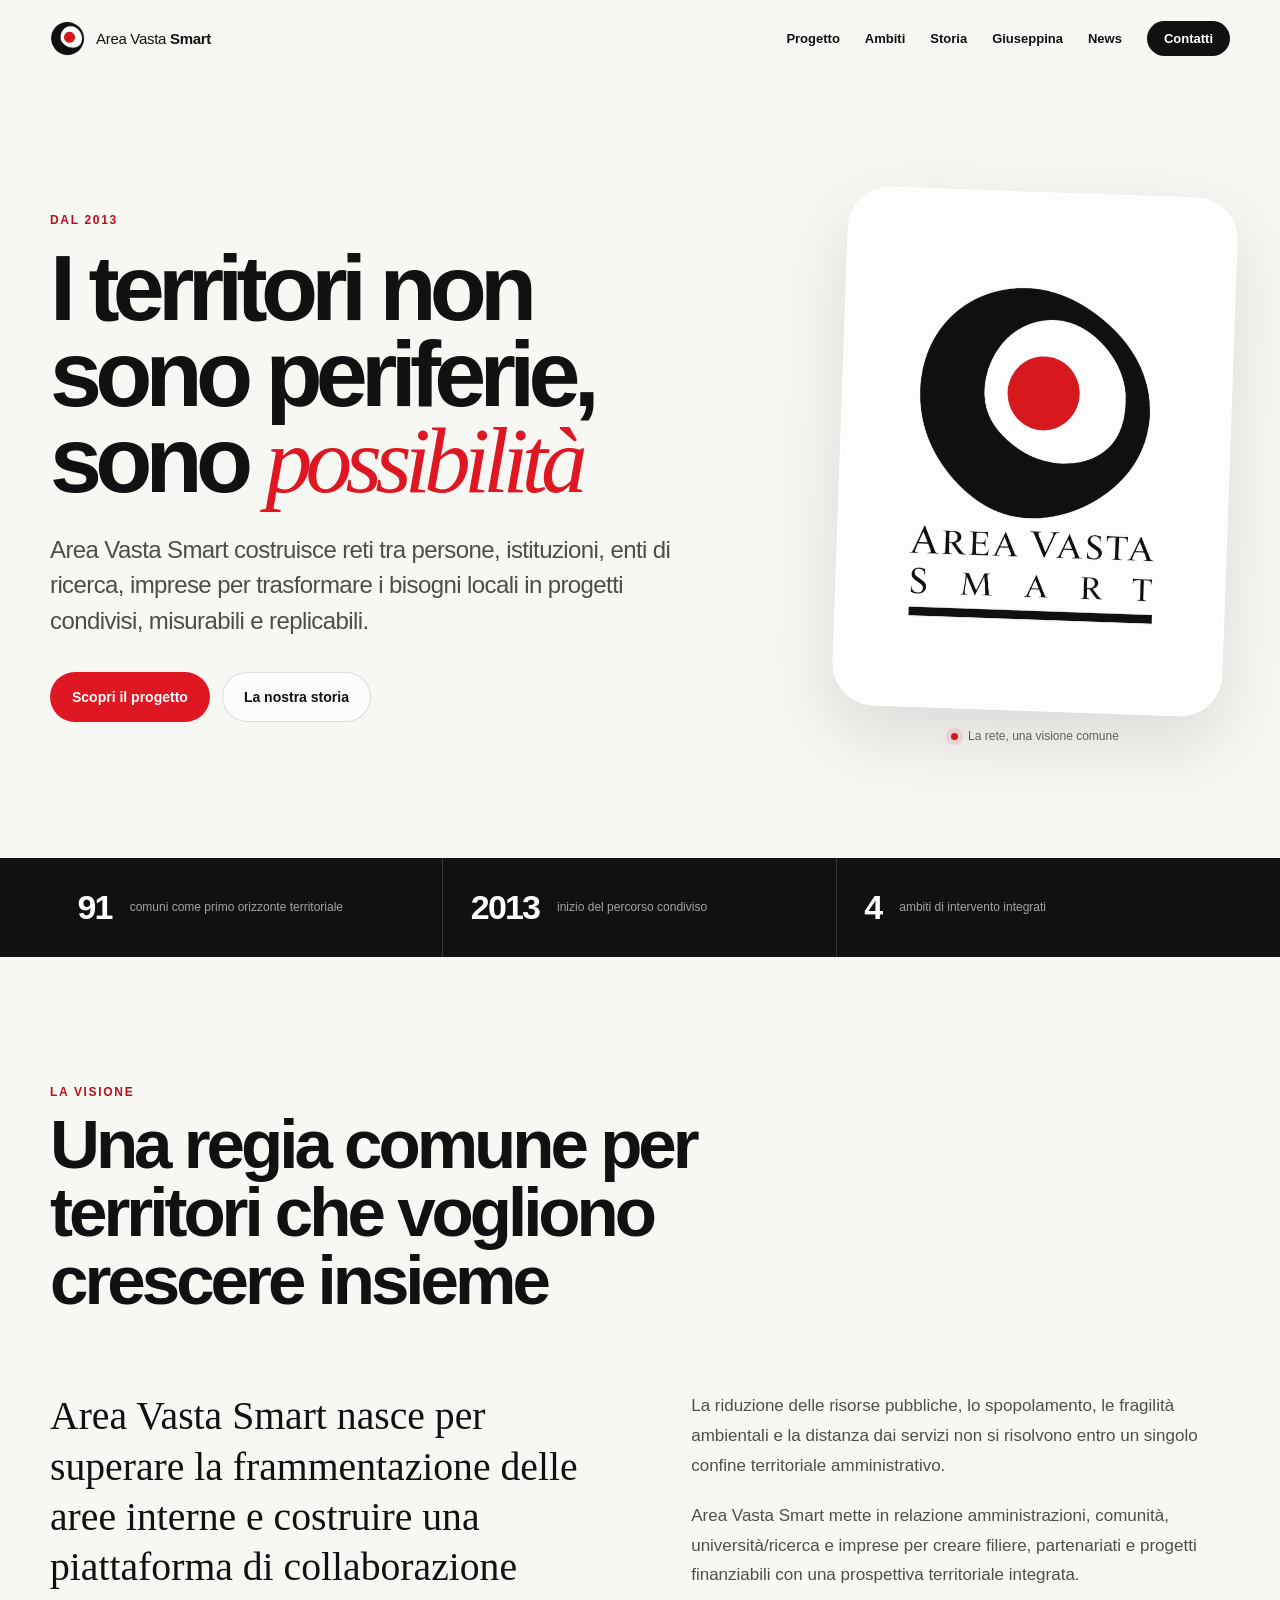
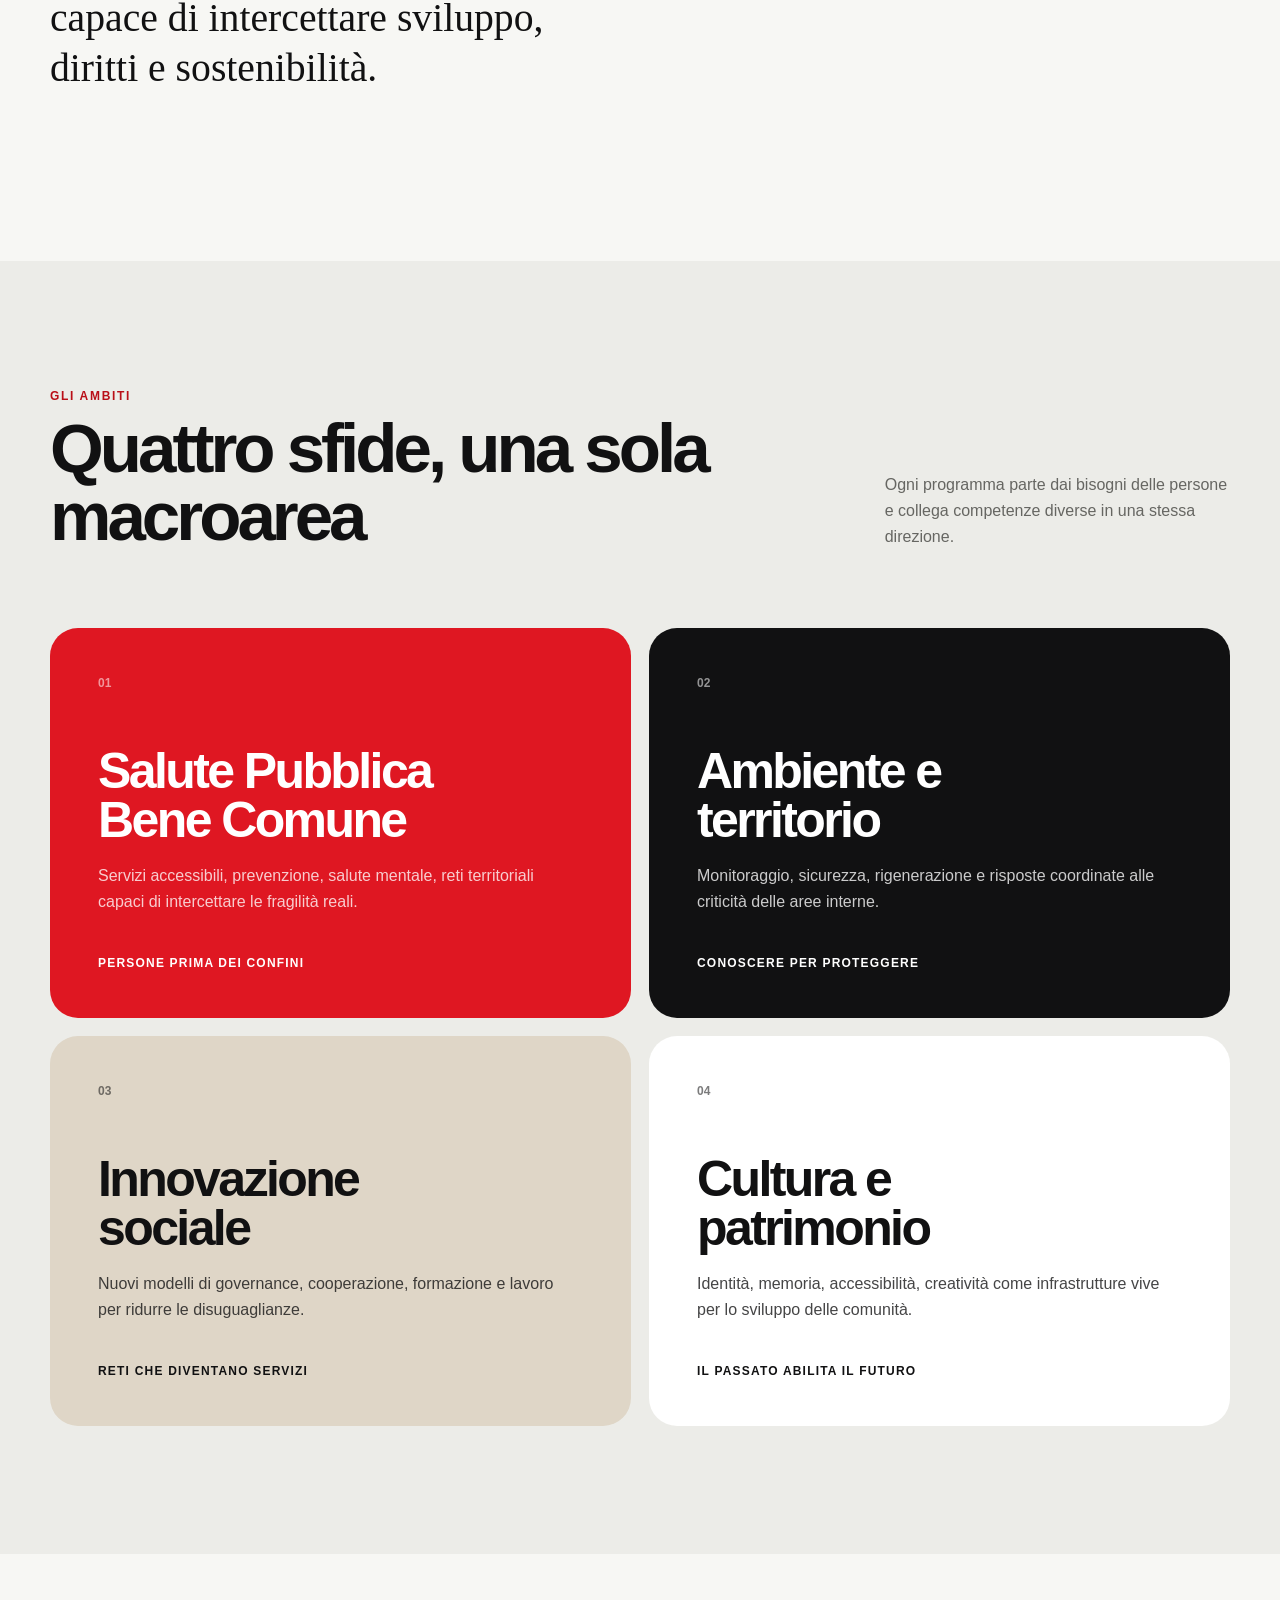
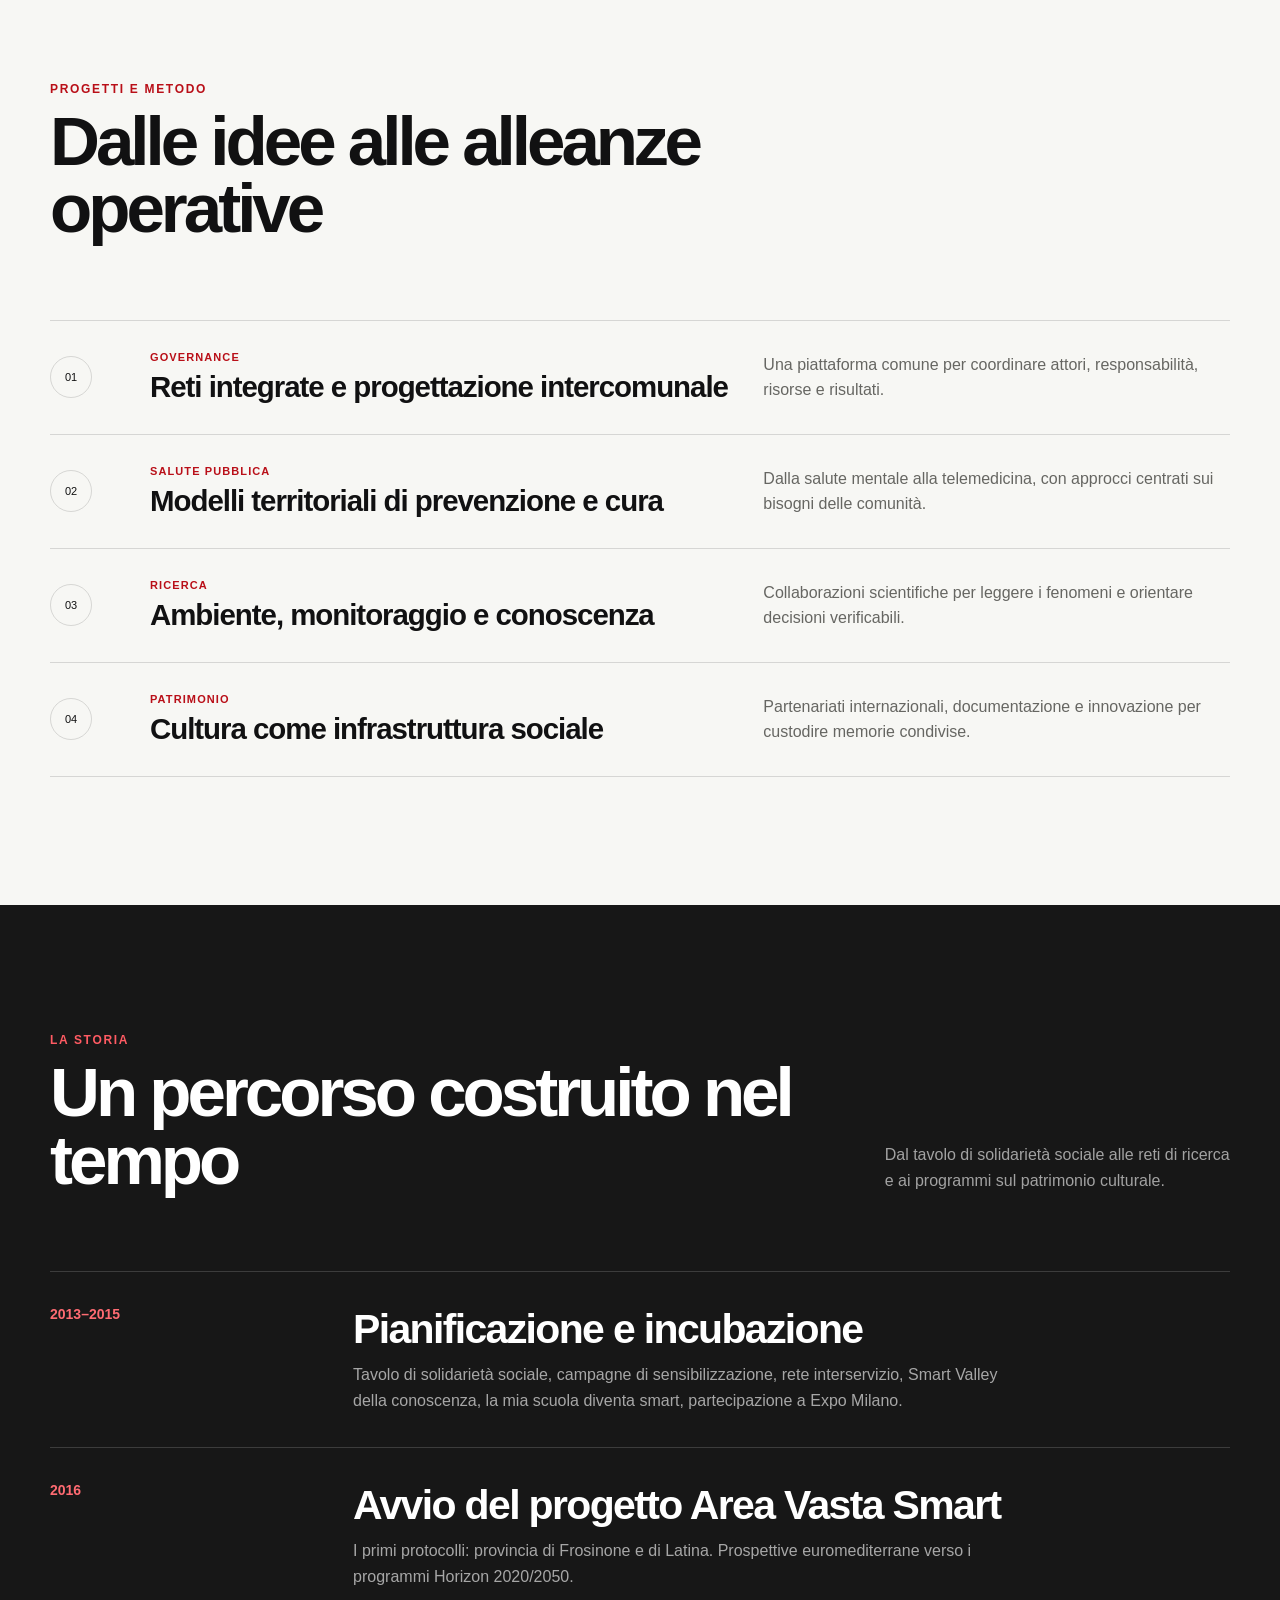
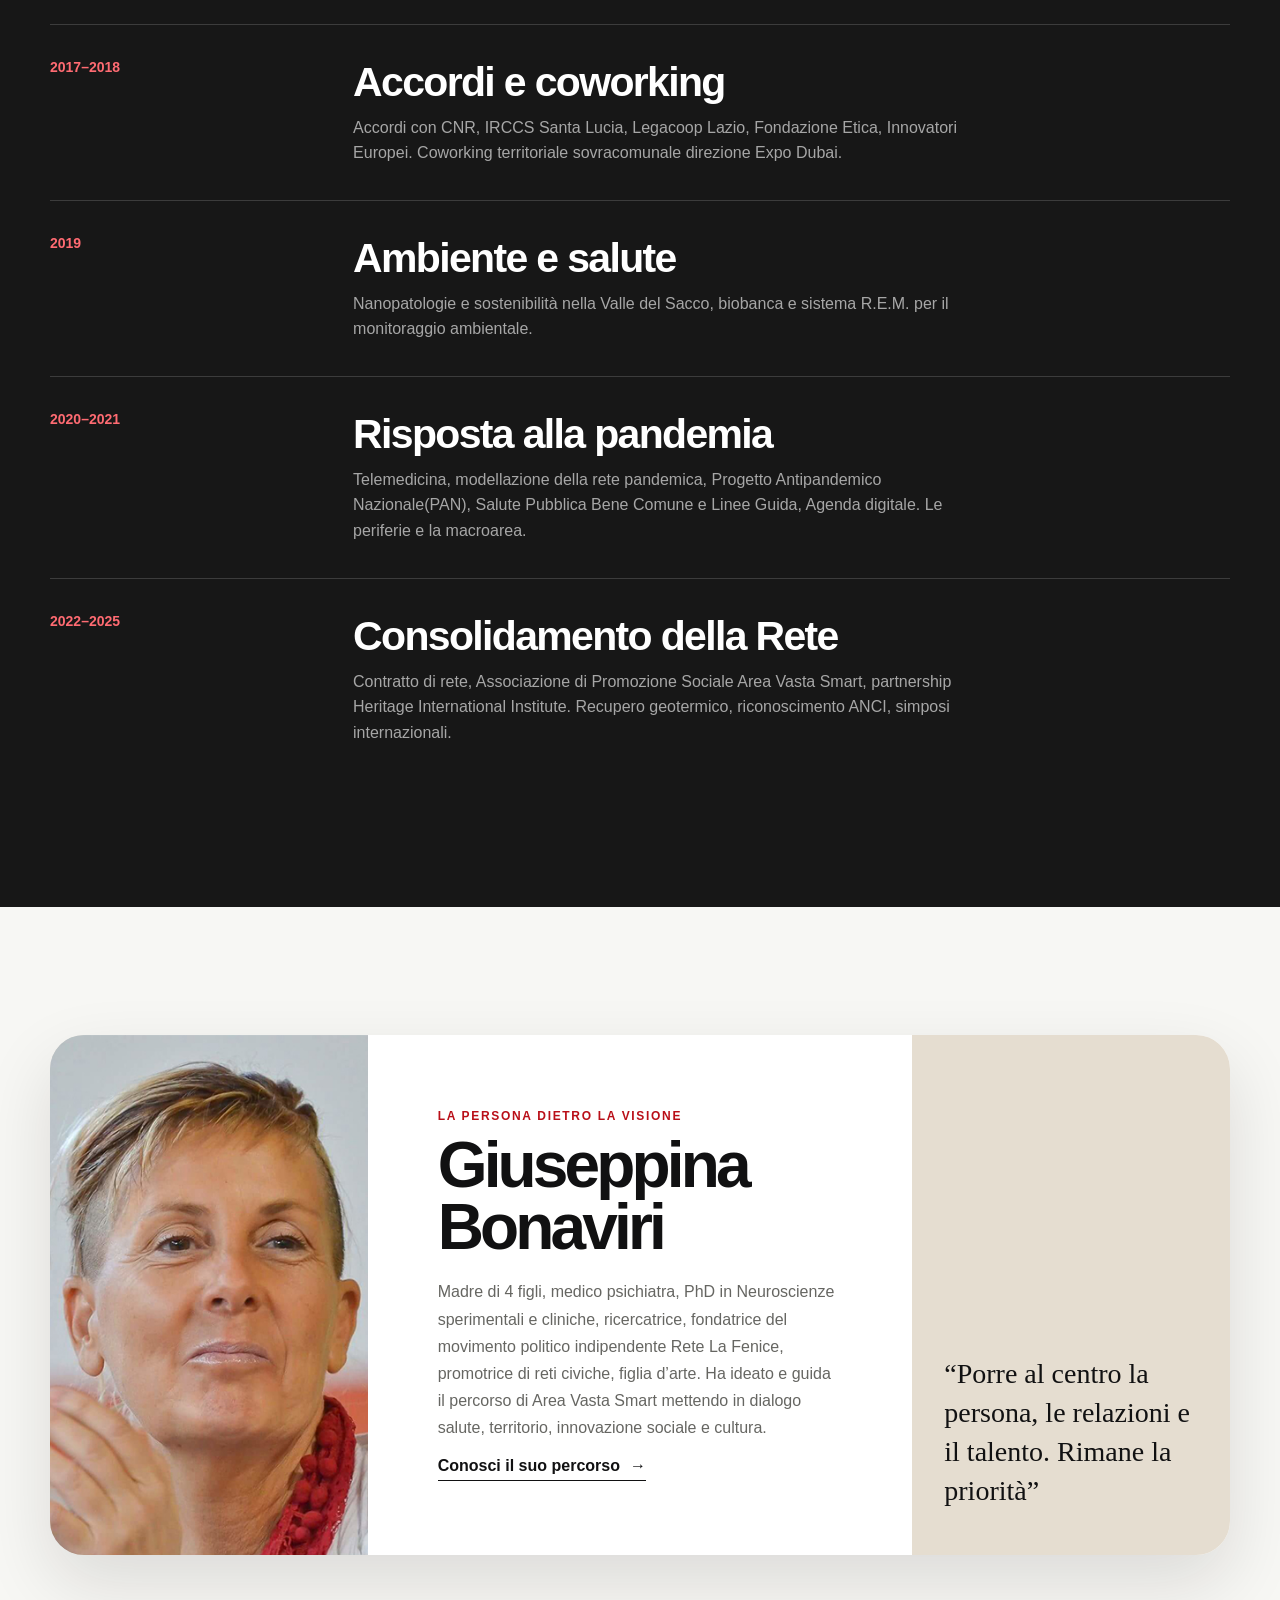
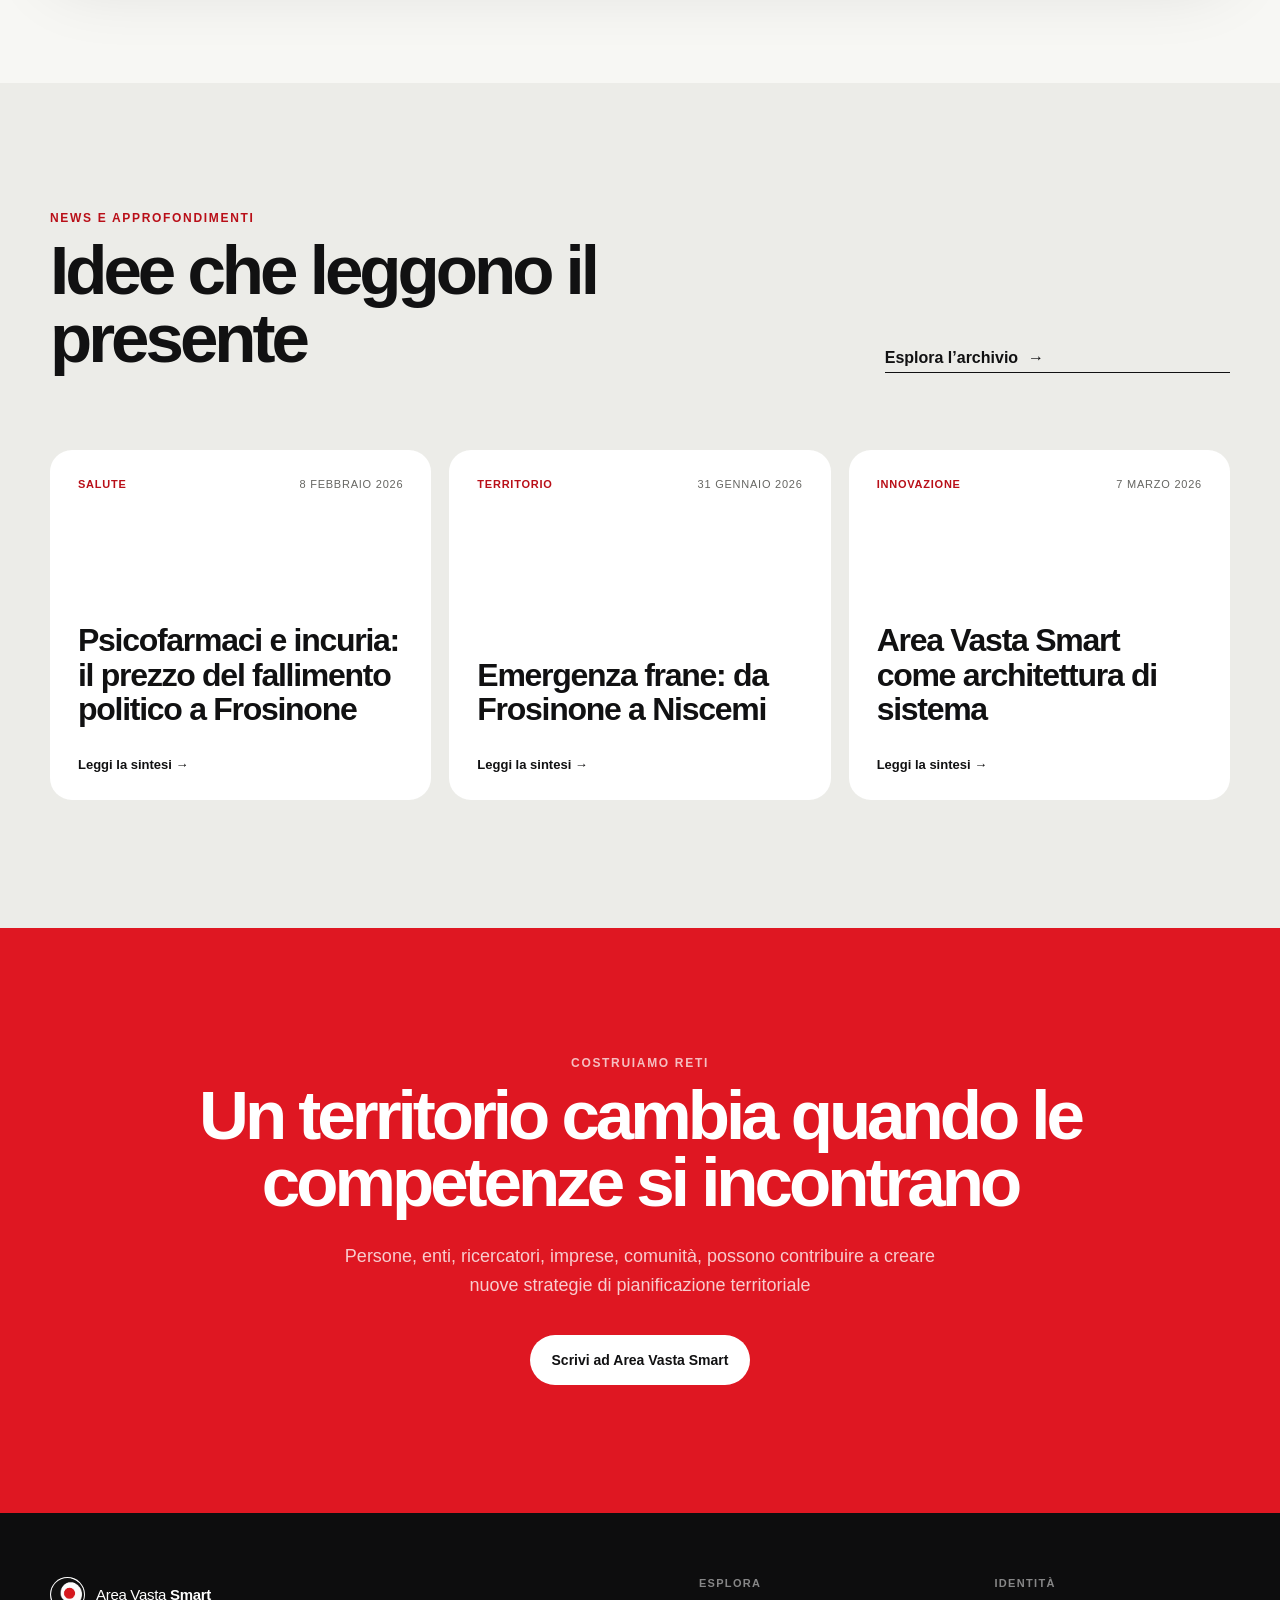
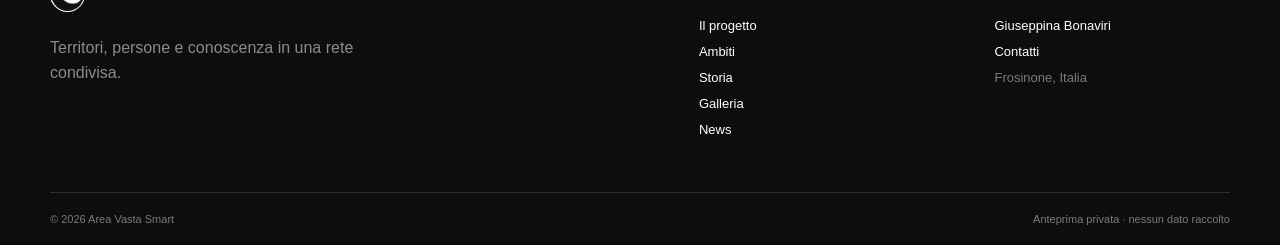
<file: index.html>
<!doctype html>
<html lang="it">
<head>
  <meta charset="utf-8" />
  <meta name="viewport" content="width=device-width, initial-scale=1" />
  <meta name="description" content="Area Vasta Smart unisce territori, competenze e progetti per innovazione sociale, salute, ambiente e patrimonio culturale." />
  <meta name="robots" content="noindex,nofollow" />
  <meta property="og:locale" content="it_IT" />
  <meta property="og:type" content="website" />
  <meta property="og:title" content="Area Vasta Smart — Territori che costruiscono futuro" />
  <meta property="og:description" content="Reti territoriali per salute, ambiente, innovazione sociale e patrimonio culturale nella provincia di Frosinone." />
  <meta name="theme-color" content="#f7f7f4" />
  <title>Area Vasta Smart — Territori che costruiscono futuro</title>
  <link rel="icon" type="image/svg+xml" href="favicon.svg" />
  <link rel="stylesheet" href="styles.css" />
  <script src="app.js" defer></script>
  <script type="application/ld+json">{"@context":"https://schema.org","@type":"Organization","name":"Area Vasta Smart","foundingDate":"2013","areaServed":{"@type":"AdministrativeArea","name":"Provincia di Frosinone"},"founder":{"@type":"Person","name":"Giuseppina Bonaviri"},"knowsAbout":["innovazione sociale","salute pubblica","ambiente","governance territoriale","patrimonio culturale"]}</script>
</head>
<body>
  <a class="skip-link" href="#contenuto">Vai al contenuto</a>
  <header class="site-header" data-header>
    <nav class="nav shell" aria-label="Navigazione principale">
      <a class="brand" href="index.html" aria-label="Area Vasta Smart, home"><span class="brand-crop"><img src="assets/area-vasta-smart-logo-2026-v1.jpg" alt="" /></span><span class="brand-name">Area Vasta <strong>Smart</strong></span></a>
      <button class="menu-button" type="button" aria-expanded="false" aria-controls="nav-links" data-menu><span class="sr-only">Apri il menu</span><span></span><span></span></button>
      <div class="nav-links" id="nav-links" data-nav-links><a href="#progetto">Progetto</a><a href="#ambiti">Ambiti</a><a href="#storia">Storia</a><a href="giuseppina-bonaviri.html">Giuseppina</a><a href="news.html">News</a><a class="nav-cta" href="#contatti">Contatti</a></div>
    </nav>
  </header>

  <main id="contenuto">
    <section class="hero shell" id="top">
      <div class="hero-copy-block">
        <p class="eyebrow reveal">dal 2013</p>
        <h1 class="reveal">I territori non sono periferie, sono <em>possibilità</em></h1>
        <p class="hero-copy reveal">Area Vasta Smart costruisce reti tra persone, istituzioni, enti di ricerca, imprese per trasformare i bisogni locali in progetti condivisi, misurabili e replicabili.</p>
        <div class="hero-actions reveal"><a class="button primary" href="#progetto">Scopri il progetto</a><a class="button quiet" href="#storia">La nostra storia</a></div>
      </div>
      <div class="hero-symbol reveal" aria-label="Logo Area Vasta Smart"><div class="logo-card"><img src="assets/area-vasta-smart-logo-2026-v1.jpg" alt="Area Vasta Smart" /></div><p><span></span> La rete, una visione comune</p></div>
    </section>

    <section class="proof-strip" aria-label="Punti chiave"><div class="shell proof-grid"><p><strong>91</strong><span>comuni come primo orizzonte territoriale</span></p><p><strong>2013</strong><span>inizio del percorso condiviso</span></p><p><strong>4</strong><span>ambiti di intervento integrati</span></p></div></section>

    <section class="intro shell section" id="progetto">
      <div class="section-heading reveal"><p class="section-kicker">La visione</p><h2>Una regia comune per territori che vogliono crescere insieme</h2></div>
      <div class="intro-grid"><p class="lead reveal">Area Vasta Smart nasce per superare la frammentazione delle aree interne e costruire una piattaforma di collaborazione capace di intercettare sviluppo, diritti e sostenibilità.</p><div class="body-copy reveal"><p>La riduzione delle risorse pubbliche, lo spopolamento, le fragilità ambientali e la distanza dai servizi non si risolvono entro un singolo confine territoriale amministrativo.</p><p>Area Vasta Smart mette in relazione amministrazioni, comunità, università/ricerca e imprese per creare filiere, partenariati e progetti finanziabili con una prospettiva territoriale integrata.</p></div></div>
    </section>

    <section class="pillars section" id="ambiti"><div class="shell">
      <div class="section-heading split reveal"><div><p class="section-kicker">Gli ambiti</p><h2>Quattro sfide, una sola macroarea</h2></div><p>Ogni programma parte dai bisogni delle persone e collega competenze diverse in una stessa direzione.</p></div>
      <div class="pillar-grid">
        <article class="pillar-card coral reveal"><span>01</span><h3>Salute Pubblica Bene Comune</h3><p>Servizi accessibili, prevenzione, salute mentale, reti territoriali capaci di intercettare le fragilità reali.</p><b>Persone prima dei confini</b></article>
        <article class="pillar-card ink reveal"><span>02</span><h3>Ambiente e territorio</h3><p>Monitoraggio, sicurezza, rigenerazione e risposte coordinate alle criticità delle aree interne.</p><b>Conoscere per proteggere</b></article>
        <article class="pillar-card sand reveal"><span>03</span><h3>Innovazione sociale</h3><p>Nuovi modelli di governance, cooperazione, formazione e lavoro per ridurre le disuguaglianze.</p><b>Reti che diventano servizi</b></article>
        <article class="pillar-card white reveal"><span>04</span><h3>Cultura e patrimonio</h3><p>Identità, memoria, accessibilità, creatività come infrastrutture vive per lo sviluppo delle comunità.</p><b>Il passato abilita il futuro</b></article>
      </div>
    </div></section>

    <section class="projects shell section" aria-labelledby="progetti-title">
      <div class="section-heading reveal"><p class="section-kicker">Progetti e metodo</p><h2 id="progetti-title">Dalle idee alle alleanze operative</h2></div>
      <div class="project-list">
        <article class="project-row reveal"><span class="project-number">01</span><div><p>Governance</p><h3>Reti integrate e progettazione intercomunale</h3></div><p>Una piattaforma comune per coordinare attori, responsabilità, risorse e risultati.</p></article>
        <article class="project-row reveal"><span class="project-number">02</span><div><p>Salute pubblica</p><h3>Modelli territoriali di prevenzione e cura</h3></div><p>Dalla salute mentale alla telemedicina, con approcci centrati sui bisogni delle comunità.</p></article>
        <article class="project-row reveal"><span class="project-number">03</span><div><p>Ricerca</p><h3>Ambiente, monitoraggio e conoscenza</h3></div><p>Collaborazioni scientifiche per leggere i fenomeni e orientare decisioni verificabili.</p></article>
        <article class="project-row reveal"><span class="project-number">04</span><div><p>Patrimonio</p><h3>Cultura come infrastruttura sociale</h3></div><p>Partenariati internazionali, documentazione e innovazione per custodire memorie condivise.</p></article>
      </div>
    </section>

    <section class="timeline-section section" id="storia"><div class="shell">
      <div class="section-heading split reveal"><div><p class="section-kicker">La storia</p><h2>Un percorso costruito nel tempo</h2></div><p>Dal tavolo di solidarietà sociale alle reti di ricerca e ai programmi sul patrimonio culturale.</p></div>
      <ol class="timeline"><li class="reveal"><time>2013–2015</time><div><h3>Pianificazione e incubazione</h3><p>Tavolo di solidarietà sociale, campagne di sensibilizzazione, rete interservizio, Smart Valley della conoscenza, la mia scuola diventa smart, partecipazione a Expo Milano.</p></div></li><li class="reveal"><time>2016</time><div><h3>Avvio del progetto Area Vasta Smart</h3><p>I primi protocolli: provincia di Frosinone e di Latina. Prospettive euromediterrane verso i programmi Horizon 2020/2050.</p></div></li><li class="reveal"><time>2017–2018</time><div><h3>Accordi e coworking</h3><p>Accordi con CNR, IRCCS Santa Lucia, Legacoop Lazio, Fondazione Etica, Innovatori Europei. Coworking territoriale sovracomunale direzione Expo Dubai.</p></div></li><li class="reveal"><time>2019</time><div><h3>Ambiente e salute</h3><p>Nanopatologie e sostenibilità nella Valle del Sacco, biobanca e sistema R.E.M. per il monitoraggio ambientale.</p></div></li><li class="reveal"><time>2020–2021</time><div><h3>Risposta alla pandemia</h3><p>Telemedicina, modellazione della rete pandemica, Progetto Antipandemico Nazionale(PAN), Salute Pubblica Bene Comune e Linee Guida, Agenda digitale. Le periferie e la macroarea.</p></div></li><li class="reveal"><time>2022–2025</time><div><h3>Consolidamento della Rete</h3><p>Contratto di rete, Associazione di Promozione Sociale Area Vasta Smart, partnership Heritage International Institute. Recupero geotermico, riconoscimento ANCI, simposi internazionali.</p></div></li></ol>
    </div></section>

    <section class="founder shell section" aria-labelledby="founder-title"><div class="founder-card reveal"><div class="founder-photo"><img src="assets/giuseppina/giuseppina-bonaviri-ritratto.jpg" width="750" height="590" loading="lazy" decoding="async" alt="Ritratto di Giuseppina Bonaviri" /></div><div class="founder-content"><p class="section-kicker">La persona dietro la visione</p><h2 id="founder-title">Giuseppina Bonaviri</h2><p>Madre di 4 figli, medico psichiatra, PhD in Neuroscienze sperimentali e cliniche, ricercatrice, fondatrice del movimento politico indipendente Rete La Fenice, promotrice di reti civiche, figlia d’arte. Ha ideato e guida il percorso di Area Vasta Smart mettendo in dialogo salute, territorio, innovazione sociale e cultura.</p><a class="text-link" href="giuseppina-bonaviri.html">Conosci il suo percorso <span aria-hidden="true">→</span></a></div><blockquote>“Porre al centro la persona, le relazioni e il talento. Rimane la priorità”</blockquote></div></section>

    <section class="news-preview section" aria-labelledby="news-title"><div class="shell">
      <div class="section-heading split reveal"><div><p class="section-kicker">News e approfondimenti</p><h2 id="news-title">Idee che leggono il presente</h2></div><a class="text-link" href="news.html">Esplora l’archivio <span aria-hidden="true">→</span></a></div>
      <div class="news-grid"><article class="news-card reveal"><p><span>Salute</span><time datetime="2026-02-08">8 febbraio 2026</time></p><h3>Psicofarmaci e incuria: il prezzo del fallimento politico a Frosinone</h3><a href="news.html#psicofarmaci">Leggi la sintesi <span aria-hidden="true">→</span></a></article><article class="news-card reveal"><p><span>Territorio</span><time datetime="2026-01-31">31 gennaio 2026</time></p><h3>Emergenza frane: da Frosinone a Niscemi</h3><a href="news.html#frane">Leggi la sintesi <span aria-hidden="true">→</span></a></article><article class="news-card reveal"><p><span>Innovazione</span><time datetime="2026-03-07">7 marzo 2026</time></p><h3>Area Vasta Smart come architettura di sistema</h3><a href="articolo-architettura-sistema.html">Leggi la sintesi <span aria-hidden="true">→</span></a></article></div>
    </div></section>

    <section class="contact section" id="contatti"><div class="shell contact-inner reveal"><p class="section-kicker">Costruiamo reti</p><h2>Un territorio cambia quando le competenze si incontrano</h2><p>Persone, enti, ricercatori, imprese, comunità, possono contribuire a creare nuove strategie di pianificazione territoriale</p><a class="button inverted" href="mailto:info@avsfrosinone.it">Scrivi ad Area Vasta Smart</a></div></section>
  </main>

  <footer class="site-footer"><div class="shell footer-grid"><div><a class="brand footer-brand" href="index.html"><span class="brand-crop"><img src="assets/area-vasta-smart-logo-2026-v1.jpg" alt="" /></span><span class="brand-name">Area Vasta <strong>Smart</strong></span></a><p>Territori, persone e conoscenza in una rete condivisa.</p></div><div><h2>Esplora</h2><a href="#progetto">Il progetto</a><a href="#ambiti">Ambiti</a><a href="#storia">Storia</a><a href="galleria.html">Galleria</a><a href="news.html">News</a></div><div><h2>Identità</h2><a href="giuseppina-bonaviri.html">Giuseppina Bonaviri</a><a href="#contatti">Contatti</a><span>Frosinone, Italia</span></div></div><div class="shell footer-bottom"><span>© <span data-year></span> Area Vasta Smart</span><span>Anteprima privata · nessun dato raccolto</span></div></footer>
</body>
</html>
</file>
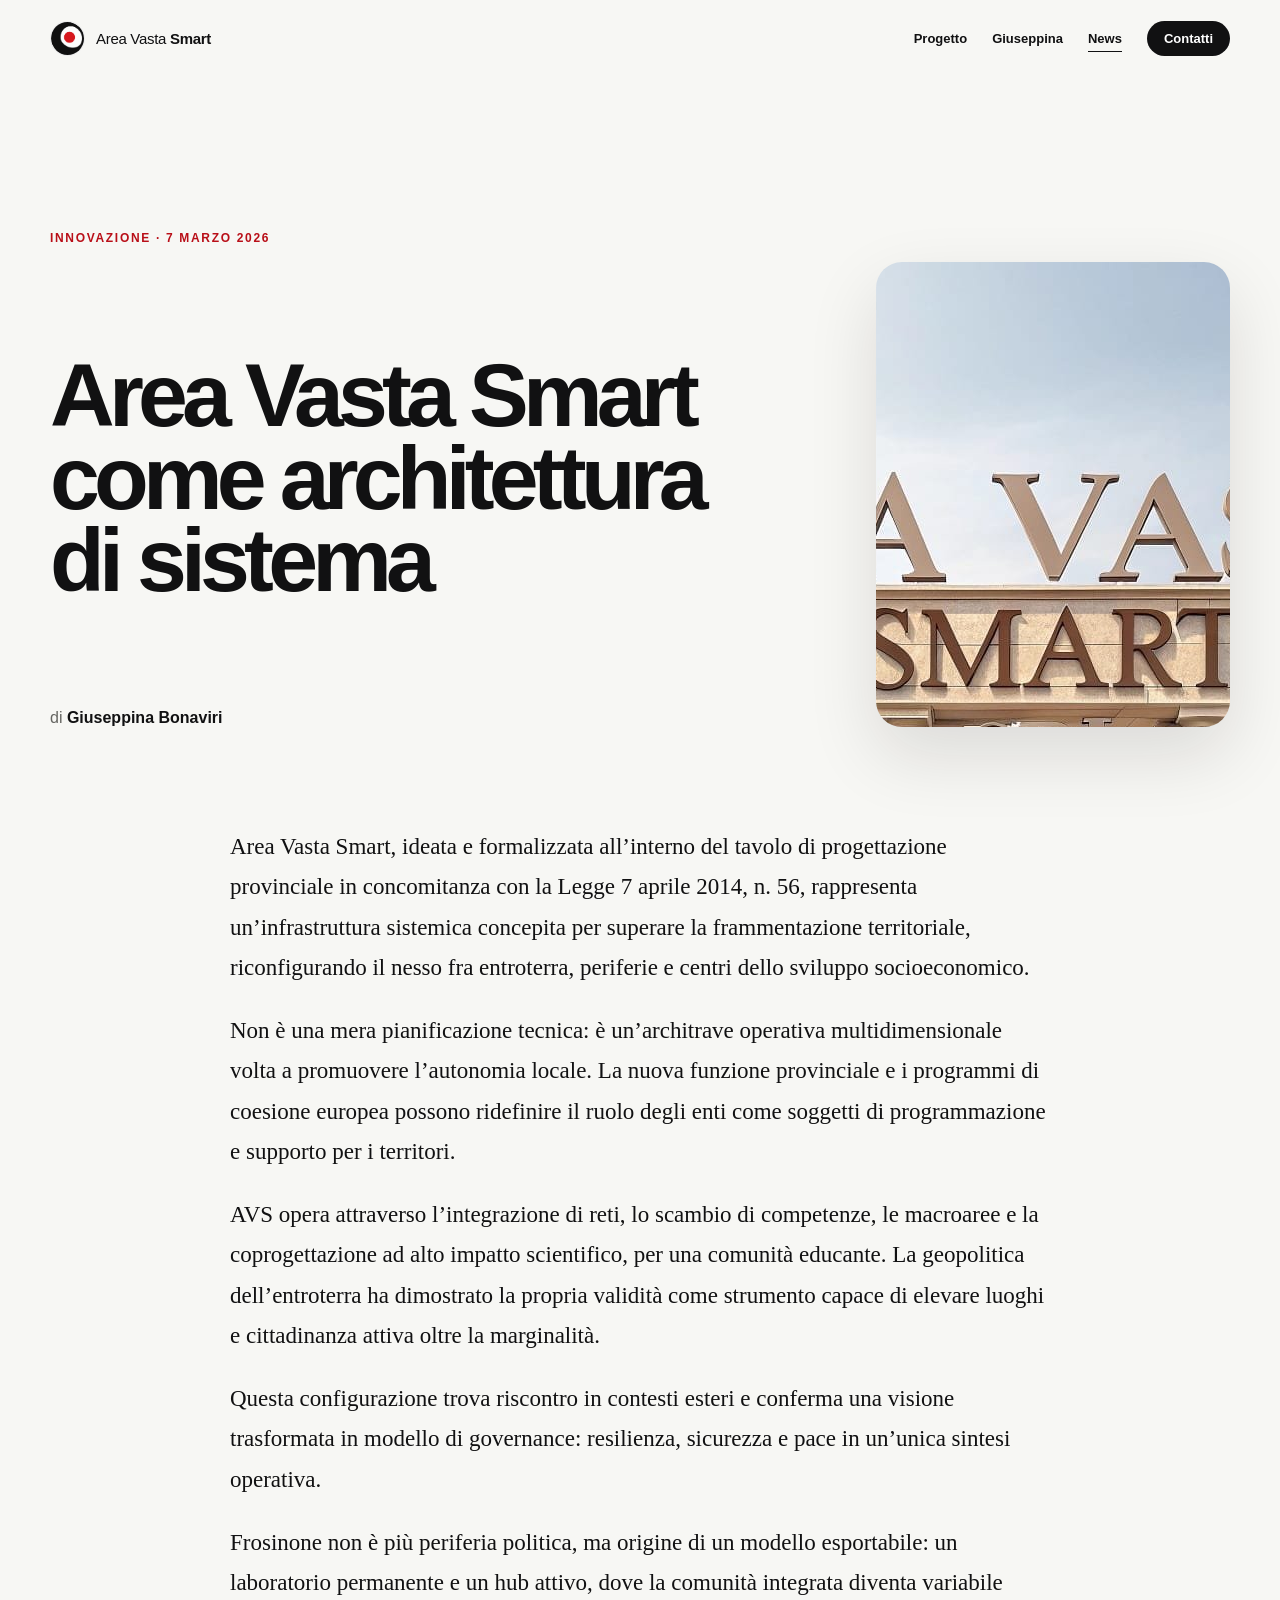
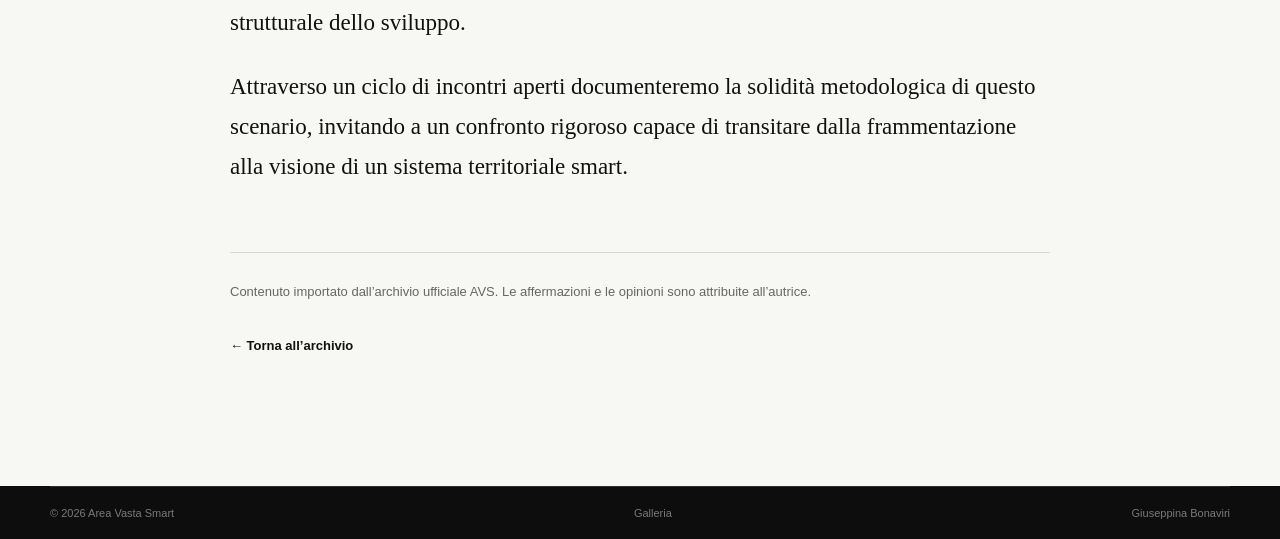
<file: articolo-architettura-sistema.html>
<!doctype html><html lang="it"><head><meta charset="utf-8" /><meta name="viewport" content="width=device-width, initial-scale=1" /><meta name="description" content="Giuseppina Bonaviri presenta Area Vasta Smart come infrastruttura sistemica per territori, reti e comunità." /><meta name="robots" content="noindex,nofollow" /><meta name="theme-color" content="#f7f7f4" /><title>Area Vasta Smart come architettura di sistema</title><link rel="icon" type="image/svg+xml" href="favicon.svg" /><link rel="stylesheet" href="styles.css" /><script src="app.js" defer></script></head><body>
<a class="skip-link" href="#contenuto">Vai al contenuto</a><header class="site-header" data-header><nav class="nav shell" aria-label="Navigazione principale"><a class="brand" href="index.html"><span class="brand-crop"><img src="assets/area-vasta-smart-logo-2026-v1.jpg" alt="" /></span><span class="brand-name">Area Vasta <strong>Smart</strong></span></a><button class="menu-button" type="button" aria-expanded="false" aria-controls="nav-links" data-menu><span class="sr-only">Apri il menu</span><span></span><span></span></button><div class="nav-links" id="nav-links" data-nav-links><a href="index.html#progetto">Progetto</a><a href="giuseppina-bonaviri.html">Giuseppina</a><a aria-current="page" href="news.html">News</a><a class="nav-cta" href="index.html#contatti">Contatti</a></div></nav></header>
<main id="contenuto" class="article-page"><header class="article-hero shell"><p class="eyebrow">Innovazione · 7 marzo 2026</p><h1>Area Vasta Smart come architettura di sistema</h1><p class="article-byline">di <a href="giuseppina-bonaviri.html">Giuseppina Bonaviri</a></p><img class="wide-cover" src="assets/news/paradigma-avs.jpeg" width="1024" height="465" fetchpriority="high" decoding="async" alt="Immagine associata all’articolo sul paradigma Area Vasta Smart" /></header><article class="article-body shell"><p>Area Vasta Smart, ideata e formalizzata all’interno del tavolo di progettazione provinciale in concomitanza con la Legge 7 aprile 2014, n. 56, rappresenta un’infrastruttura sistemica concepita per superare la frammentazione territoriale, riconfigurando il nesso fra entroterra, periferie e centri dello sviluppo socioeconomico.</p><p>Non è una mera pianificazione tecnica: è un’architrave operativa multidimensionale volta a promuovere l’autonomia locale. La nuova funzione provinciale e i programmi di coesione europea possono ridefinire il ruolo degli enti come soggetti di programmazione e supporto per i territori.</p><p>AVS opera attraverso l’integrazione di reti, lo scambio di competenze, le macroaree e la coprogettazione ad alto impatto scientifico, per una comunità educante. La geopolitica dell’entroterra ha dimostrato la propria validità come strumento capace di elevare luoghi e cittadinanza attiva oltre la marginalità.</p><p>Questa configurazione trova riscontro in contesti esteri e conferma una visione trasformata in modello di governance: resilienza, sicurezza e pace in un’unica sintesi operativa.</p><p>Frosinone non è più periferia politica, ma origine di un modello esportabile: un laboratorio permanente e un hub attivo, dove la comunità integrata diventa variabile strutturale dello sviluppo.</p><p>Attraverso un ciclo di incontri aperti documenteremo la solidità metodologica di questo scenario, invitando a un confronto rigoroso capace di transitare dalla frammentazione alla visione di un sistema territoriale smart.</p><footer><p>Contenuto importato dall’archivio ufficiale AVS. Le affermazioni e le opinioni sono attribuite all’autrice.</p><a href="news.html">← Torna all’archivio</a></footer></article></main><footer class="site-footer compact-footer"><div class="shell footer-bottom"><span>© <span data-year></span> Area Vasta Smart</span><a href="galleria.html">Galleria</a><a href="giuseppina-bonaviri.html">Giuseppina Bonaviri</a></div></footer></body></html>
</file>
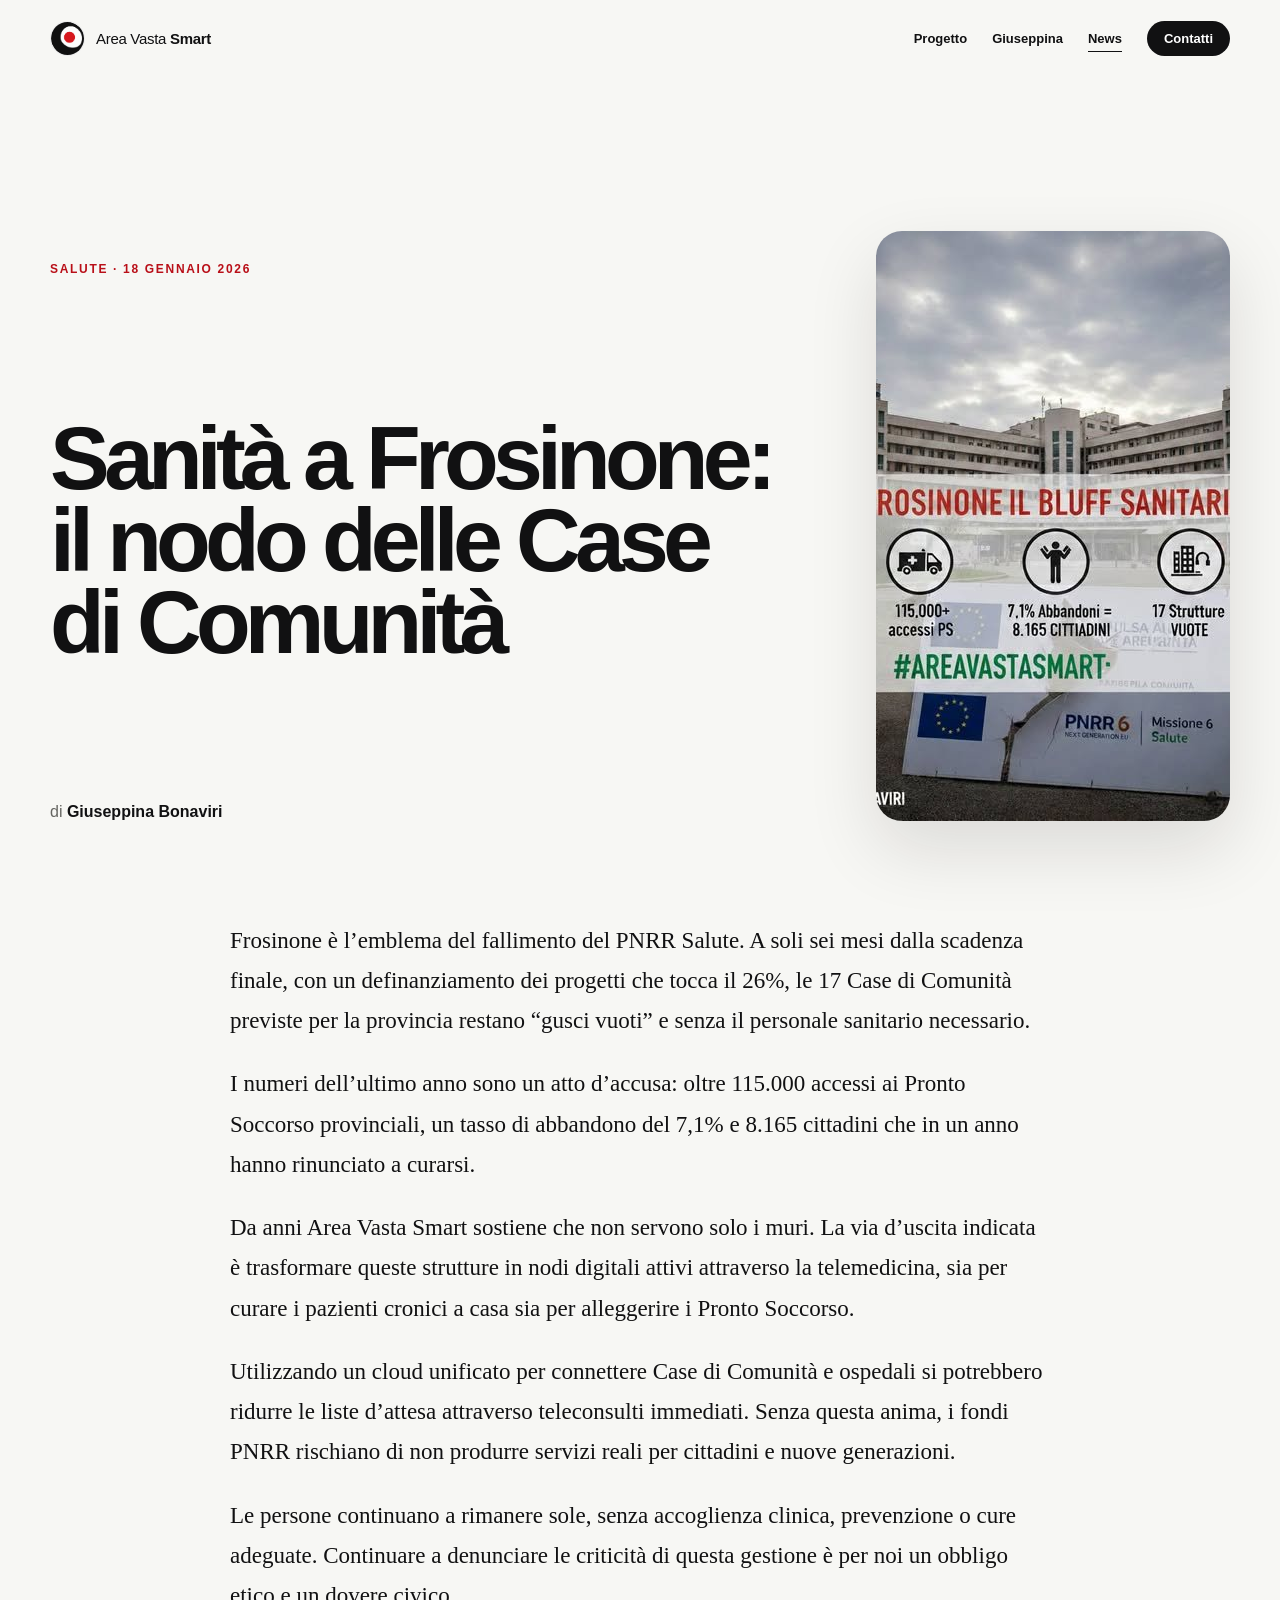
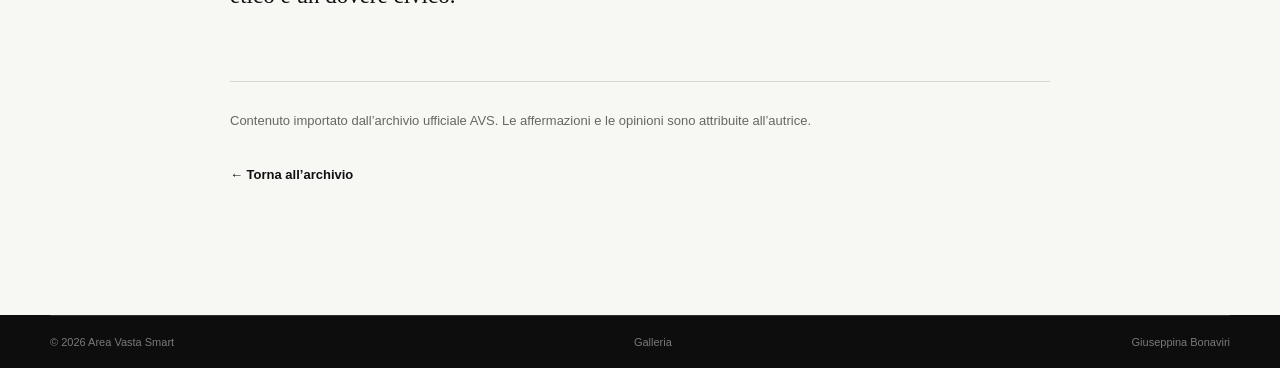
<file: articolo-case-comunita.html>
<!doctype html><html lang="it"><head><meta charset="utf-8" /><meta name="viewport" content="width=device-width, initial-scale=1" /><meta name="description" content="Giuseppina Bonaviri interviene su PNRR Salute, Case di Comunità, personale e telemedicina nella provincia di Frosinone." /><meta name="robots" content="noindex,nofollow" /><meta name="theme-color" content="#f7f7f4" /><title>Sanità a Frosinone e Case di Comunità — AVS</title><link rel="icon" type="image/svg+xml" href="favicon.svg" /><link rel="stylesheet" href="styles.css" /><script src="app.js" defer></script></head><body>
<a class="skip-link" href="#contenuto">Vai al contenuto</a><header class="site-header" data-header><nav class="nav shell" aria-label="Navigazione principale"><a class="brand" href="index.html"><span class="brand-crop"><img src="assets/area-vasta-smart-logo-2026-v1.jpg" alt="" /></span><span class="brand-name">Area Vasta <strong>Smart</strong></span></a><button class="menu-button" type="button" aria-expanded="false" aria-controls="nav-links" data-menu><span class="sr-only">Apri il menu</span><span></span><span></span></button><div class="nav-links" id="nav-links" data-nav-links><a href="index.html#progetto">Progetto</a><a href="giuseppina-bonaviri.html">Giuseppina</a><a aria-current="page" href="news.html">News</a><a class="nav-cta" href="index.html#contatti">Contatti</a></div></nav></header>
<main id="contenuto" class="article-page"><header class="article-hero shell"><p class="eyebrow">Salute · 18 gennaio 2026</p><h1>Sanità a Frosinone: il nodo delle Case di Comunità</h1><p class="article-byline">di <a href="giuseppina-bonaviri.html">Giuseppina Bonaviri</a></p><img src="assets/news/case-comunita.jpg" width="590" height="590" fetchpriority="high" decoding="async" alt="Immagine associata all’articolo sulle Case di Comunità" /></header><article class="article-body shell"><p>Frosinone è l’emblema del fallimento del PNRR Salute. A soli sei mesi dalla scadenza finale, con un definanziamento dei progetti che tocca il 26%, le 17 Case di Comunità previste per la provincia restano “gusci vuoti” e senza il personale sanitario necessario.</p><p>I numeri dell’ultimo anno sono un atto d’accusa: oltre 115.000 accessi ai Pronto Soccorso provinciali, un tasso di abbandono del 7,1% e 8.165 cittadini che in un anno hanno rinunciato a curarsi.</p><p>Da anni Area Vasta Smart sostiene che non servono solo i muri. La via d’uscita indicata è trasformare queste strutture in nodi digitali attivi attraverso la telemedicina, sia per curare i pazienti cronici a casa sia per alleggerire i Pronto Soccorso.</p><p>Utilizzando un cloud unificato per connettere Case di Comunità e ospedali si potrebbero ridurre le liste d’attesa attraverso teleconsulti immediati. Senza questa anima, i fondi PNRR rischiano di non produrre servizi reali per cittadini e nuove generazioni.</p><p>Le persone continuano a rimanere sole, senza accoglienza clinica, prevenzione o cure adeguate. Continuare a denunciare le criticità di questa gestione è per noi un obbligo etico e un dovere civico.</p><footer><p>Contenuto importato dall’archivio ufficiale AVS. Le affermazioni e le opinioni sono attribuite all’autrice.</p><a href="news.html">← Torna all’archivio</a></footer></article></main><footer class="site-footer compact-footer"><div class="shell footer-bottom"><span>© <span data-year></span> Area Vasta Smart</span><a href="galleria.html">Galleria</a><a href="giuseppina-bonaviri.html">Giuseppina Bonaviri</a></div></footer></body></html>
</file>
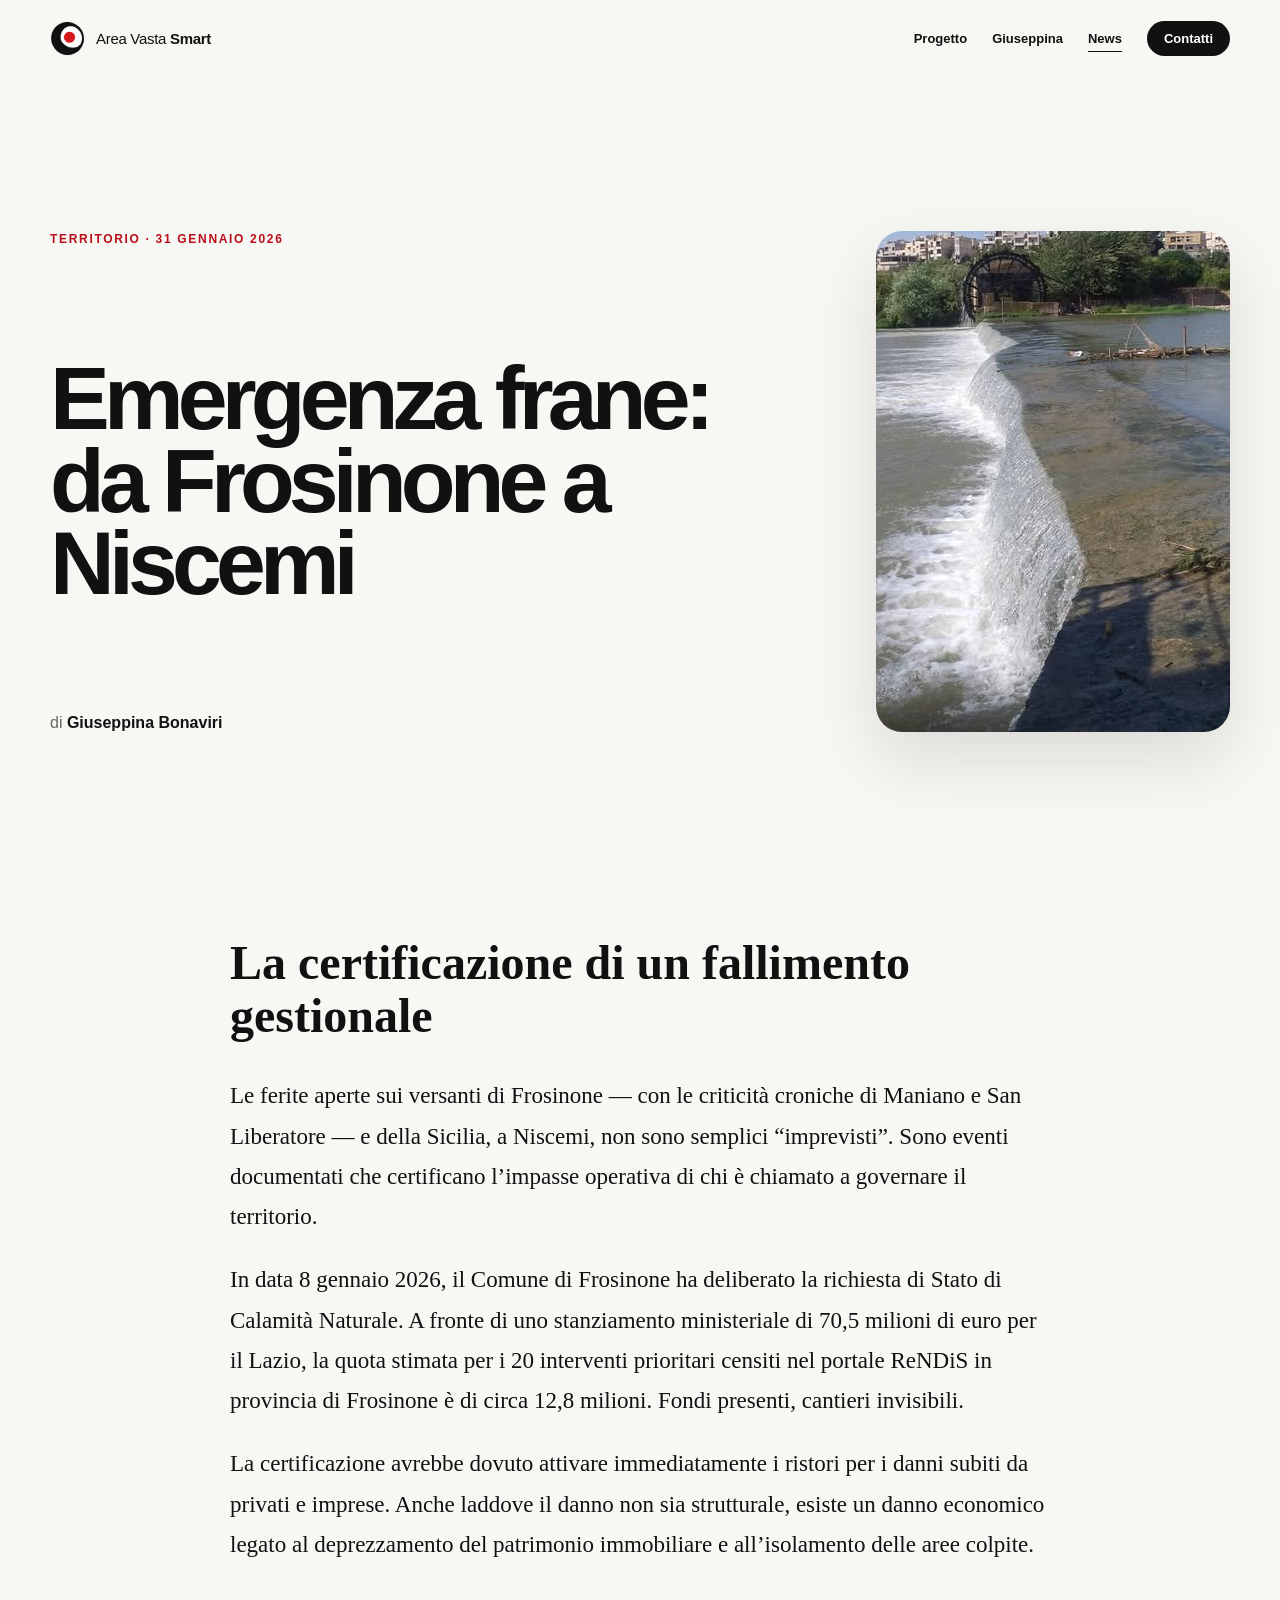
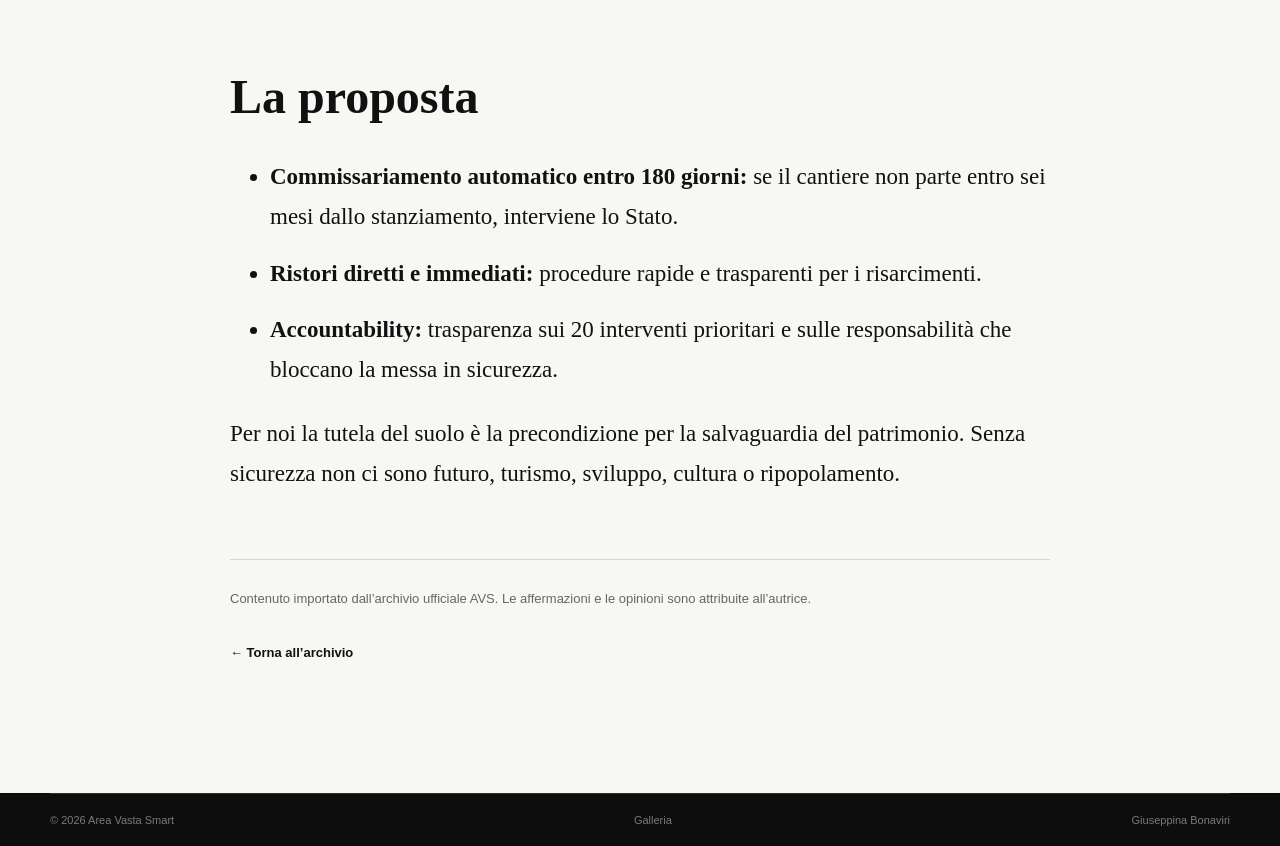
<file: articolo-frane.html>
<!doctype html><html lang="it"><head><meta charset="utf-8" /><meta name="viewport" content="width=device-width, initial-scale=1" /><meta name="description" content="Una riflessione di Giuseppina Bonaviri su dissesto idrogeologico, prevenzione, ristori e responsabilità pubblica." /><meta name="robots" content="noindex,nofollow" /><meta name="theme-color" content="#f7f7f4" /><title>Emergenza frane: da Frosinone a Niscemi — AVS</title><link rel="icon" type="image/svg+xml" href="favicon.svg" /><link rel="stylesheet" href="styles.css" /><script src="app.js" defer></script></head><body>
<a class="skip-link" href="#contenuto">Vai al contenuto</a><header class="site-header" data-header><nav class="nav shell" aria-label="Navigazione principale"><a class="brand" href="index.html"><span class="brand-crop"><img src="assets/area-vasta-smart-logo-2026-v1.jpg" alt="" /></span><span class="brand-name">Area Vasta <strong>Smart</strong></span></a><button class="menu-button" type="button" aria-expanded="false" aria-controls="nav-links" data-menu><span class="sr-only">Apri il menu</span><span></span><span></span></button><div class="nav-links" id="nav-links" data-nav-links><a href="index.html#progetto">Progetto</a><a href="giuseppina-bonaviri.html">Giuseppina</a><a aria-current="page" href="news.html">News</a><a class="nav-cta" href="index.html#contatti">Contatti</a></div></nav></header>
<main id="contenuto" class="article-page"><header class="article-hero shell"><p class="eyebrow">Territorio · 31 gennaio 2026</p><h1>Emergenza frane: da Frosinone a Niscemi</h1><p class="article-byline">di <a href="giuseppina-bonaviri.html">Giuseppina Bonaviri</a></p><img src="assets/news/frane.jpg" width="590" height="501" fetchpriority="high" decoding="async" alt="Immagine associata all’articolo sull’emergenza frane" /></header><article class="article-body shell"><h2>La certificazione di un fallimento gestionale</h2><p>Le ferite aperte sui versanti di Frosinone — con le criticità croniche di Maniano e San Liberatore — e della Sicilia, a Niscemi, non sono semplici “imprevisti”. Sono eventi documentati che certificano l’impasse operativa di chi è chiamato a governare il territorio.</p><p>In data 8 gennaio 2026, il Comune di Frosinone ha deliberato la richiesta di Stato di Calamità Naturale. A fronte di uno stanziamento ministeriale di 70,5 milioni di euro per il Lazio, la quota stimata per i 20 interventi prioritari censiti nel portale ReNDiS in provincia di Frosinone è di circa 12,8 milioni. Fondi presenti, cantieri invisibili.</p><p>La certificazione avrebbe dovuto attivare immediatamente i ristori per i danni subiti da privati e imprese. Anche laddove il danno non sia strutturale, esiste un danno economico legato al deprezzamento del patrimonio immobiliare e all’isolamento delle aree colpite.</p><h2>La proposta</h2><ul><li><strong>Commissariamento automatico entro 180 giorni:</strong> se il cantiere non parte entro sei mesi dallo stanziamento, interviene lo Stato.</li><li><strong>Ristori diretti e immediati:</strong> procedure rapide e trasparenti per i risarcimenti.</li><li><strong>Accountability:</strong> trasparenza sui 20 interventi prioritari e sulle responsabilità che bloccano la messa in sicurezza.</li></ul><p>Per noi la tutela del suolo è la precondizione per la salvaguardia del patrimonio. Senza sicurezza non ci sono futuro, turismo, sviluppo, cultura o ripopolamento.</p><footer><p>Contenuto importato dall’archivio ufficiale AVS. Le affermazioni e le opinioni sono attribuite all’autrice.</p><a href="news.html">← Torna all’archivio</a></footer></article></main><footer class="site-footer compact-footer"><div class="shell footer-bottom"><span>© <span data-year></span> Area Vasta Smart</span><a href="galleria.html">Galleria</a><a href="giuseppina-bonaviri.html">Giuseppina Bonaviri</a></div></footer></body></html>
</file>
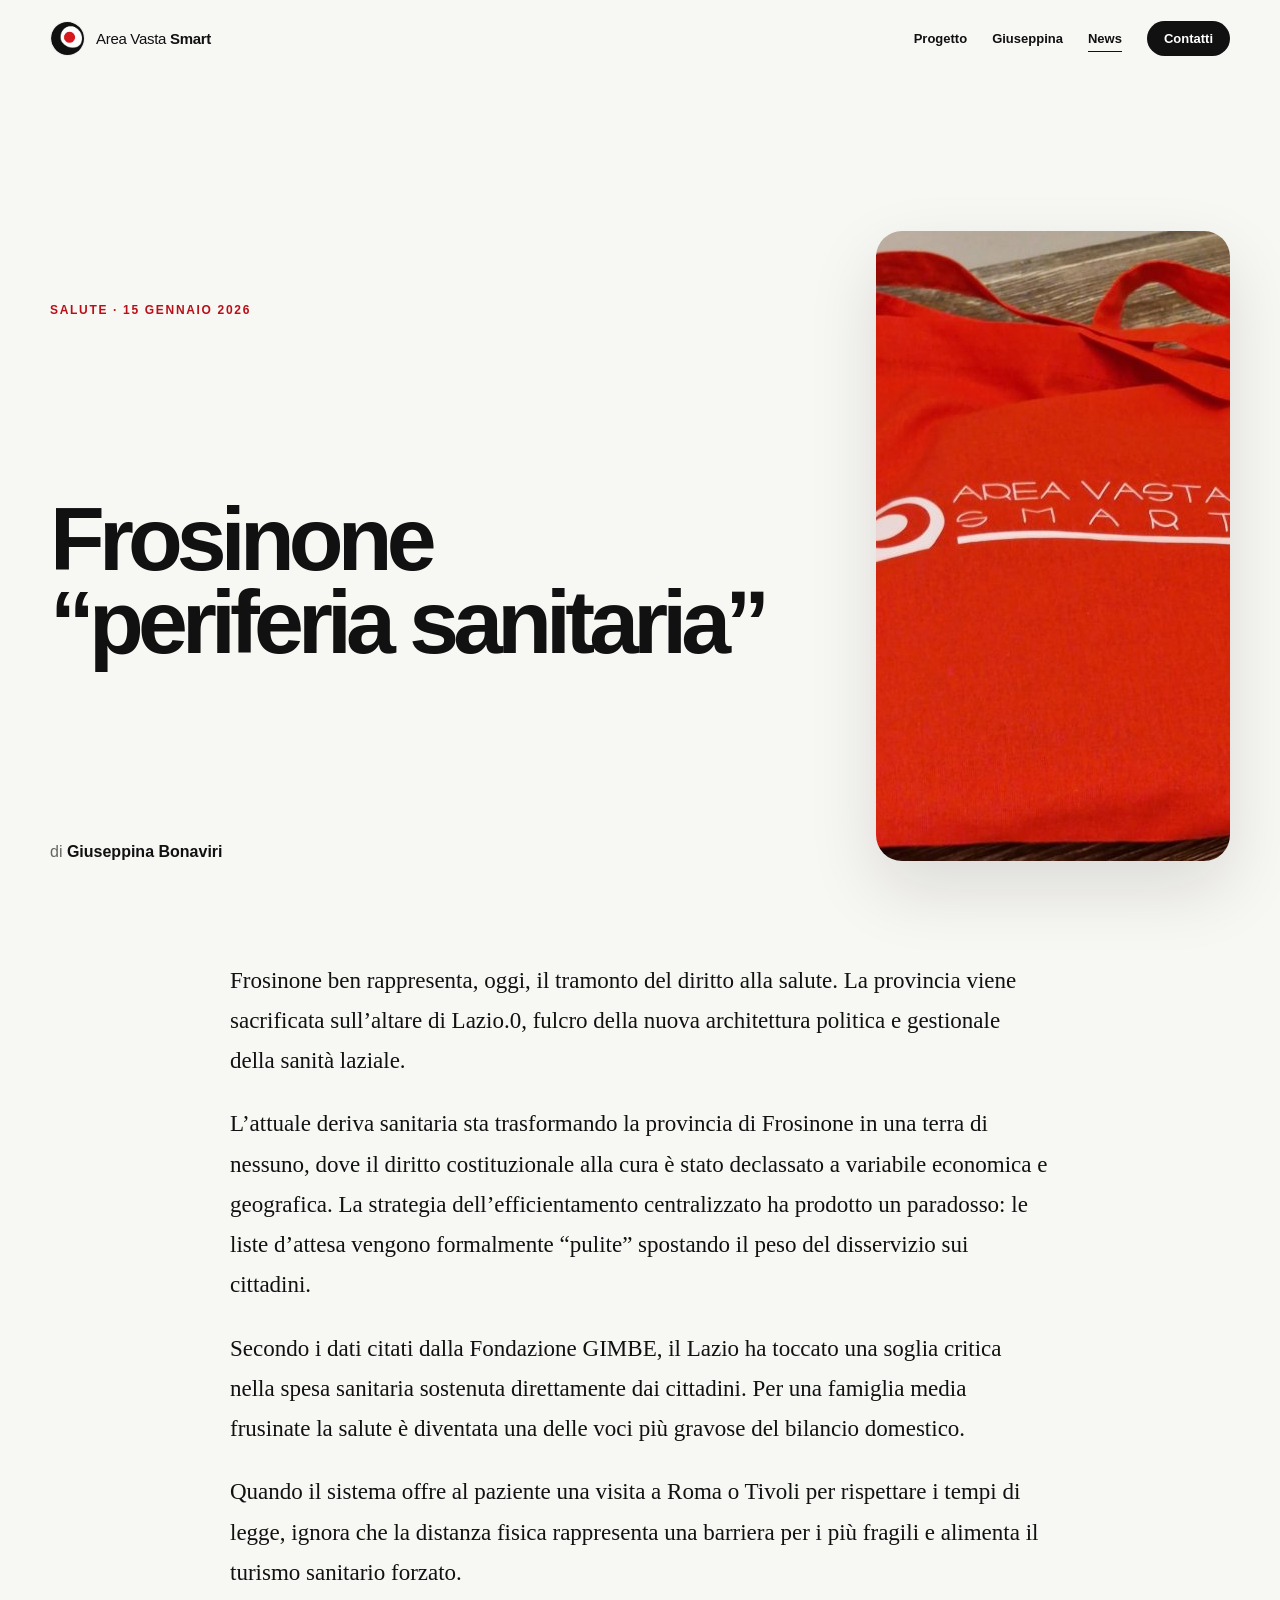
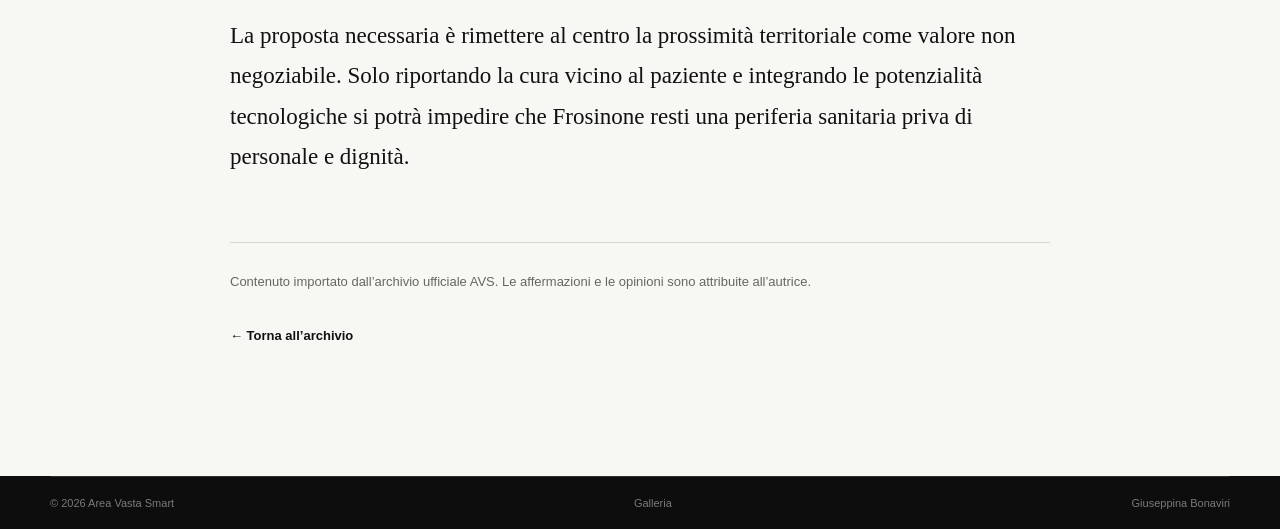
<file: articolo-periferia-sanitaria.html>
<!doctype html><html lang="it"><head><meta charset="utf-8" /><meta name="viewport" content="width=device-width, initial-scale=1" /><meta name="description" content="Giuseppina Bonaviri riflette sul diritto alla salute, le liste d’attesa e la prossimità territoriale nella provincia di Frosinone." /><meta name="robots" content="noindex,nofollow" /><meta name="theme-color" content="#f7f7f4" /><title>Frosinone periferia sanitaria — Area Vasta Smart</title><link rel="icon" type="image/svg+xml" href="favicon.svg" /><link rel="stylesheet" href="styles.css" /><script src="app.js" defer></script></head><body>
<a class="skip-link" href="#contenuto">Vai al contenuto</a><header class="site-header" data-header><nav class="nav shell" aria-label="Navigazione principale"><a class="brand" href="index.html"><span class="brand-crop"><img src="assets/area-vasta-smart-logo-2026-v1.jpg" alt="" /></span><span class="brand-name">Area Vasta <strong>Smart</strong></span></a><button class="menu-button" type="button" aria-expanded="false" aria-controls="nav-links" data-menu><span class="sr-only">Apri il menu</span><span></span><span></span></button><div class="nav-links" id="nav-links" data-nav-links><a href="index.html#progetto">Progetto</a><a href="giuseppina-bonaviri.html">Giuseppina</a><a aria-current="page" href="news.html">News</a><a class="nav-cta" href="index.html#contatti">Contatti</a></div></nav></header>
<main id="contenuto" class="article-page"><header class="article-hero shell"><p class="eyebrow">Salute · 15 gennaio 2026</p><h1>Frosinone “periferia sanitaria”</h1><p class="article-byline">di <a href="giuseppina-bonaviri.html">Giuseppina Bonaviri</a></p><img src="assets/news/periferia-sanitaria.jpg" width="601" height="630" fetchpriority="high" decoding="async" alt="Immagine associata all’articolo sulla sanità a Frosinone" /></header><article class="article-body shell"><p>Frosinone ben rappresenta, oggi, il tramonto del diritto alla salute. La provincia viene sacrificata sull’altare di Lazio.0, fulcro della nuova architettura politica e gestionale della sanità laziale.</p><p>L’attuale deriva sanitaria sta trasformando la provincia di Frosinone in una terra di nessuno, dove il diritto costituzionale alla cura è stato declassato a variabile economica e geografica. La strategia dell’efficientamento centralizzato ha prodotto un paradosso: le liste d’attesa vengono formalmente “pulite” spostando il peso del disservizio sui cittadini.</p><p>Secondo i dati citati dalla Fondazione GIMBE, il Lazio ha toccato una soglia critica nella spesa sanitaria sostenuta direttamente dai cittadini. Per una famiglia media frusinate la salute è diventata una delle voci più gravose del bilancio domestico.</p><p>Quando il sistema offre al paziente una visita a Roma o Tivoli per rispettare i tempi di legge, ignora che la distanza fisica rappresenta una barriera per i più fragili e alimenta il turismo sanitario forzato.</p><p>La proposta necessaria è rimettere al centro la prossimità territoriale come valore non negoziabile. Solo riportando la cura vicino al paziente e integrando le potenzialità tecnologiche si potrà impedire che Frosinone resti una periferia sanitaria priva di personale e dignità.</p><footer><p>Contenuto importato dall’archivio ufficiale AVS. Le affermazioni e le opinioni sono attribuite all’autrice.</p><a href="news.html">← Torna all’archivio</a></footer></article></main><footer class="site-footer compact-footer"><div class="shell footer-bottom"><span>© <span data-year></span> Area Vasta Smart</span><a href="galleria.html">Galleria</a><a href="giuseppina-bonaviri.html">Giuseppina Bonaviri</a></div></footer></body></html>
</file>
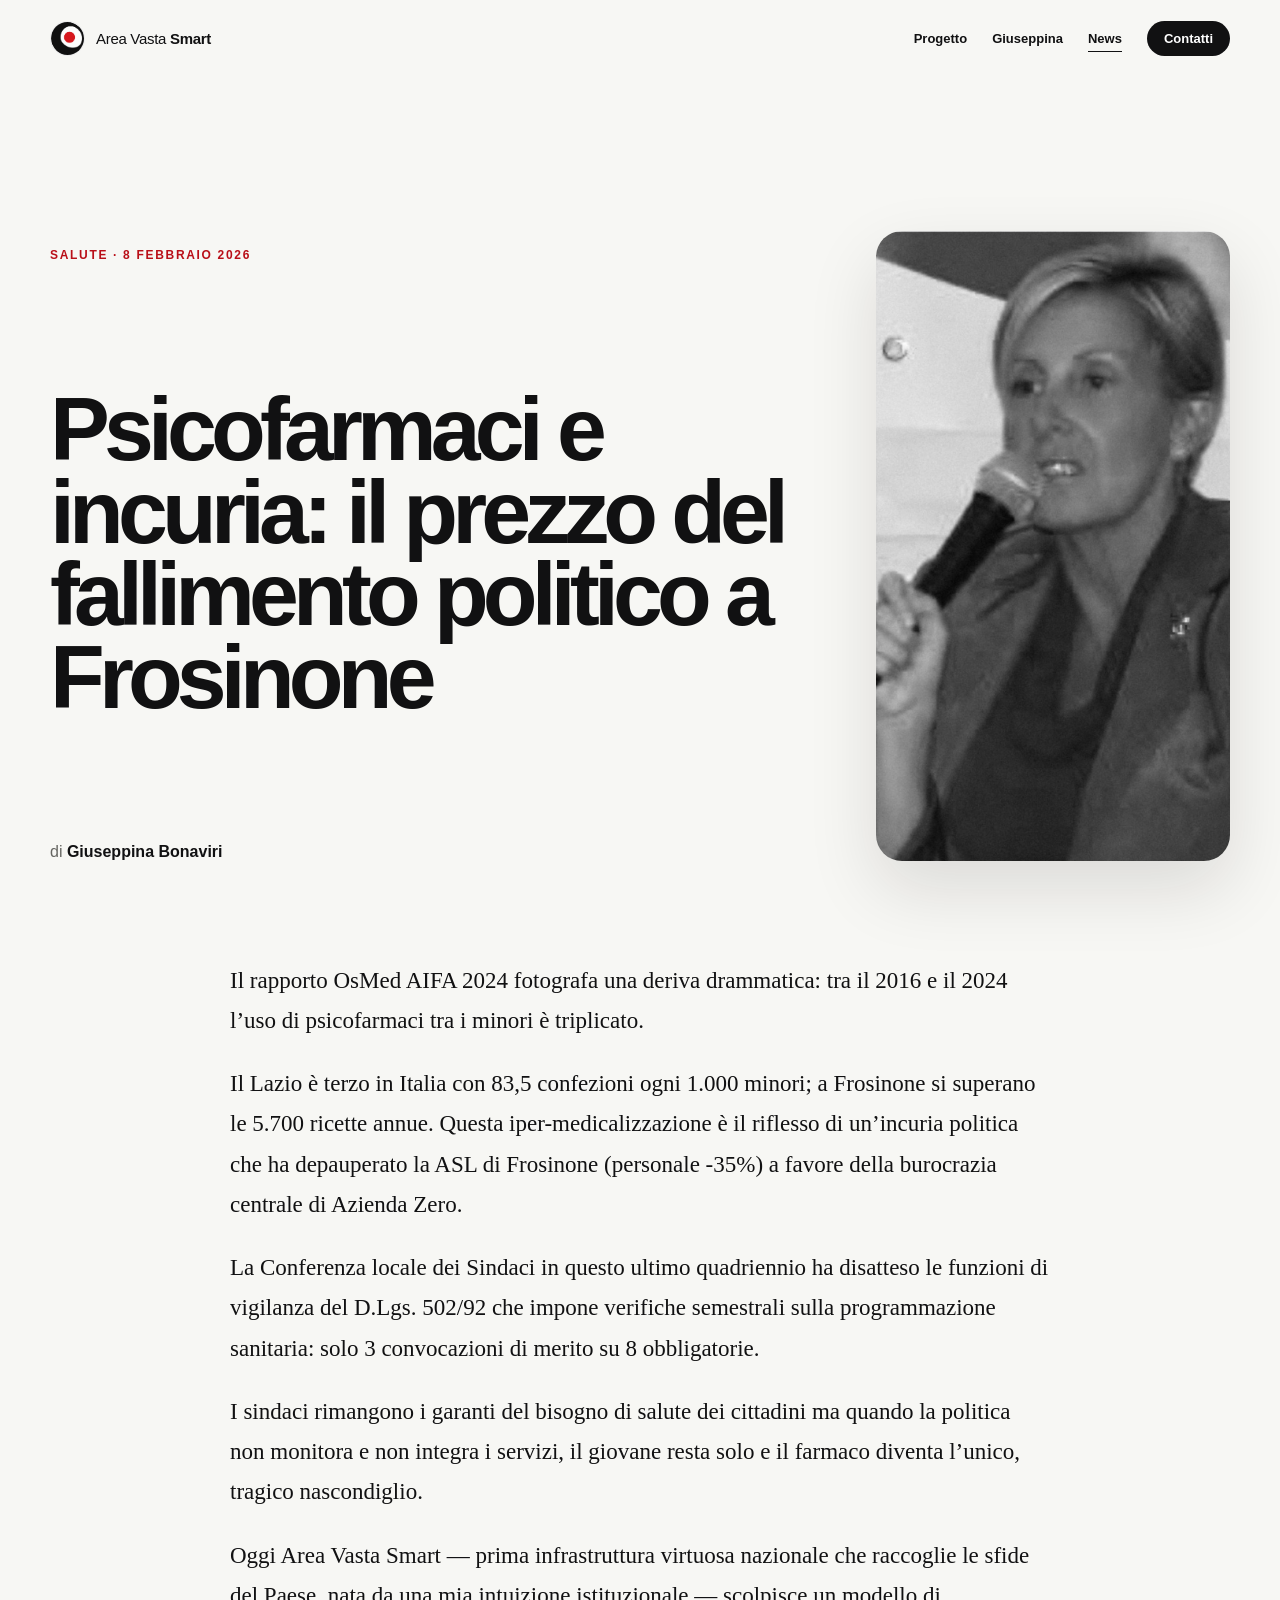
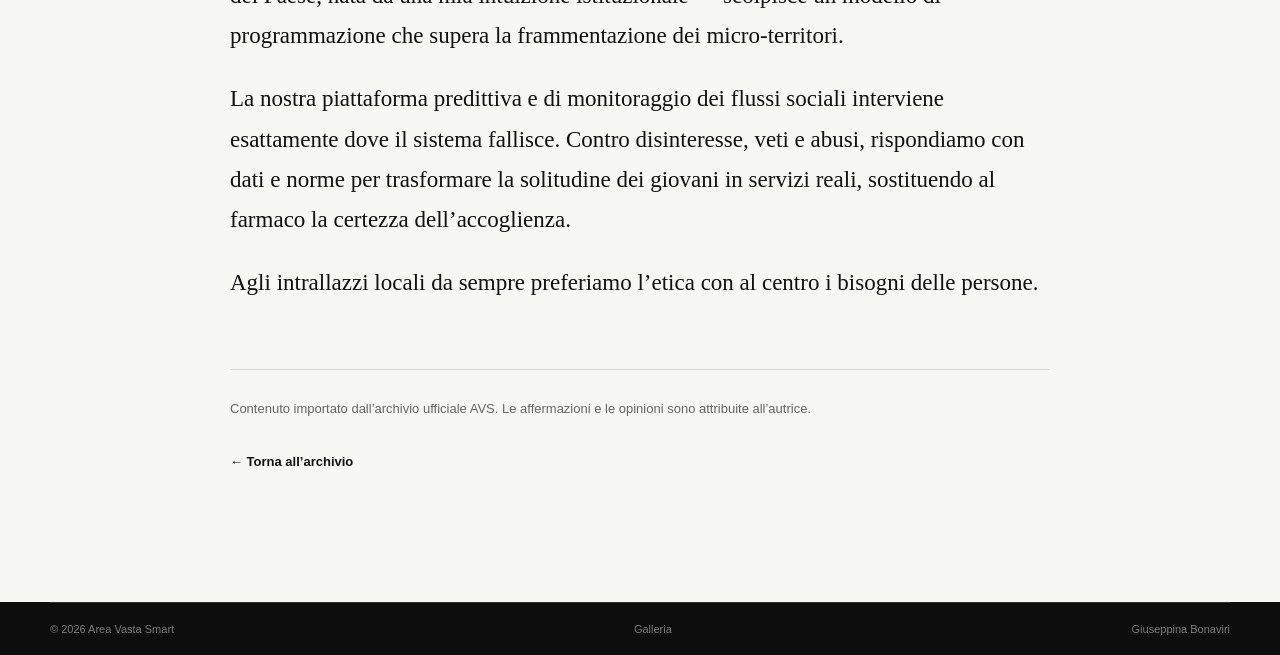
<file: articolo-psicofarmaci.html>
<!doctype html><html lang="it"><head><meta charset="utf-8" /><meta name="viewport" content="width=device-width, initial-scale=1" /><meta name="description" content="Giuseppina Bonaviri analizza l’aumento dell’uso di psicofarmaci tra i minori e la tenuta dei servizi territoriali." /><meta name="robots" content="noindex,nofollow" /><meta name="theme-color" content="#f7f7f4" /><title>Psicofarmaci e incuria — Area Vasta Smart</title><link rel="icon" type="image/svg+xml" href="favicon.svg" /><link rel="stylesheet" href="styles.css" /><script src="app.js" defer></script><script type="application/ld+json">{"@context":"https://schema.org","@type":"Article","headline":"Psicofarmaci e incuria: il prezzo del fallimento politico a Frosinone","author":{"@type":"Person","name":"Giuseppina Bonaviri"},"datePublished":"2026-02-08"}</script></head><body>
<a class="skip-link" href="#contenuto">Vai al contenuto</a><header class="site-header" data-header><nav class="nav shell" aria-label="Navigazione principale"><a class="brand" href="index.html"><span class="brand-crop"><img src="assets/area-vasta-smart-logo-2026-v1.jpg" alt="" /></span><span class="brand-name">Area Vasta <strong>Smart</strong></span></a><button class="menu-button" type="button" aria-expanded="false" aria-controls="nav-links" data-menu><span class="sr-only">Apri il menu</span><span></span><span></span></button><div class="nav-links" id="nav-links" data-nav-links><a href="index.html#progetto">Progetto</a><a href="giuseppina-bonaviri.html">Giuseppina</a><a aria-current="page" href="news.html">News</a><a class="nav-cta" href="index.html#contatti">Contatti</a></div></nav></header>
<main id="contenuto" class="article-page"><header class="article-hero shell"><p class="eyebrow">Salute · 8 febbraio 2026</p><h1>Psicofarmaci e incuria: il prezzo del fallimento politico a Frosinone</h1><p class="article-byline">di <a href="giuseppina-bonaviri.html">Giuseppina Bonaviri</a></p><img src="assets/news/psicofarmaci.jpg" width="1521" height="1600" fetchpriority="high" decoding="async" alt="Immagine associata all’articolo sugli psicofarmaci" /></header><article class="article-body shell"><p>Il rapporto OsMed AIFA 2024 fotografa una deriva drammatica: tra il 2016 e il 2024 l’uso di psicofarmaci tra i minori è triplicato.</p><p>Il Lazio è terzo in Italia con 83,5 confezioni ogni 1.000 minori; a Frosinone si superano le 5.700 ricette annue. Questa iper-medicalizzazione è il riflesso di un’incuria politica che ha depauperato la ASL di Frosinone (personale -35%) a favore della burocrazia centrale di Azienda Zero.</p><p>La Conferenza locale dei Sindaci in questo ultimo quadriennio ha disatteso le funzioni di vigilanza del D.Lgs. 502/92 che impone verifiche semestrali sulla programmazione sanitaria: solo 3 convocazioni di merito su 8 obbligatorie.</p><p>I sindaci rimangono i garanti del bisogno di salute dei cittadini ma quando la politica non monitora e non integra i servizi, il giovane resta solo e il farmaco diventa l’unico, tragico nascondiglio.</p><p>Oggi Area Vasta Smart — prima infrastruttura virtuosa nazionale che raccoglie le sfide del Paese, nata da una mia intuizione istituzionale — scolpisce un modello di programmazione che supera la frammentazione dei micro-territori.</p><p>La nostra piattaforma predittiva e di monitoraggio dei flussi sociali interviene esattamente dove il sistema fallisce. Contro disinteresse, veti e abusi, rispondiamo con dati e norme per trasformare la solitudine dei giovani in servizi reali, sostituendo al farmaco la certezza dell’accoglienza.</p><p>Agli intrallazzi locali da sempre preferiamo l’etica con al centro i bisogni delle persone.</p><footer><p>Contenuto importato dall’archivio ufficiale AVS. Le affermazioni e le opinioni sono attribuite all’autrice.</p><a href="news.html">← Torna all’archivio</a></footer></article></main>
<footer class="site-footer compact-footer"><div class="shell footer-bottom"><span>© <span data-year></span> Area Vasta Smart</span><a href="galleria.html">Galleria</a><a href="giuseppina-bonaviri.html">Giuseppina Bonaviri</a></div></footer></body></html>
</file>
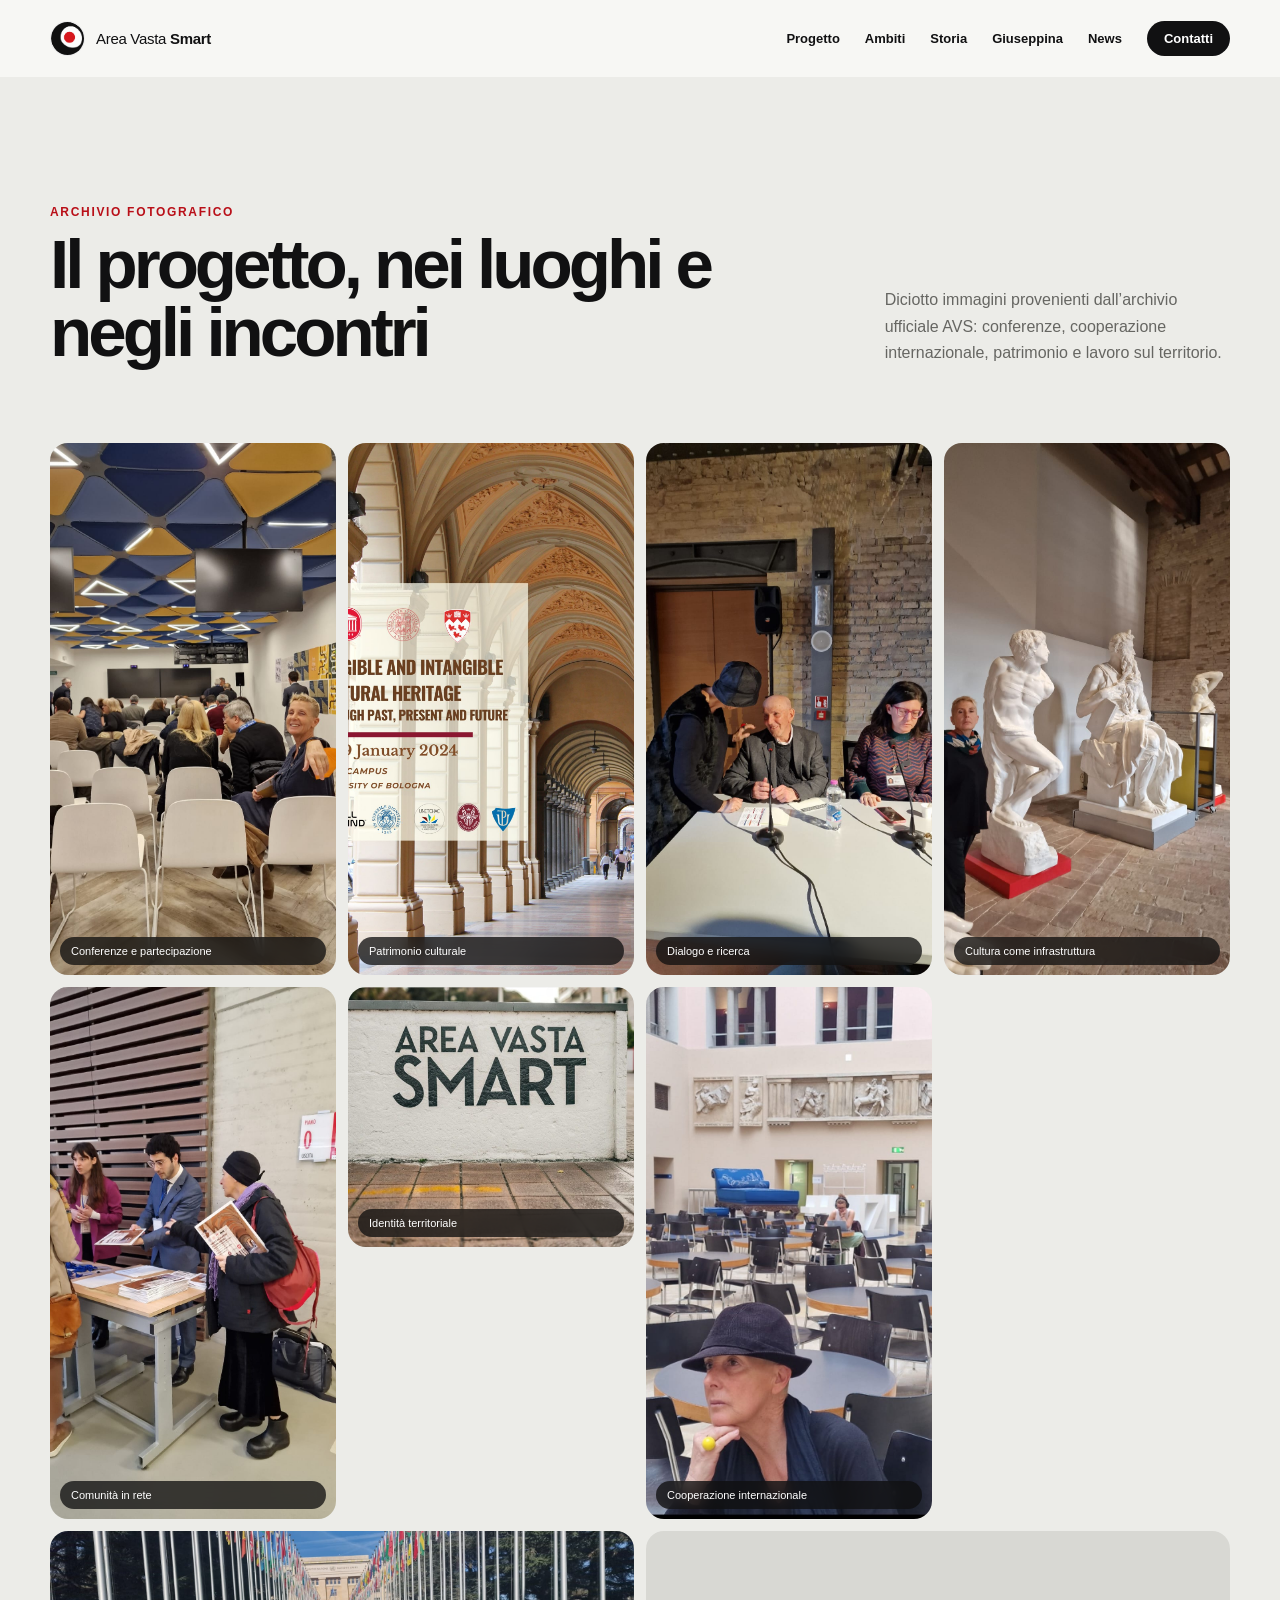
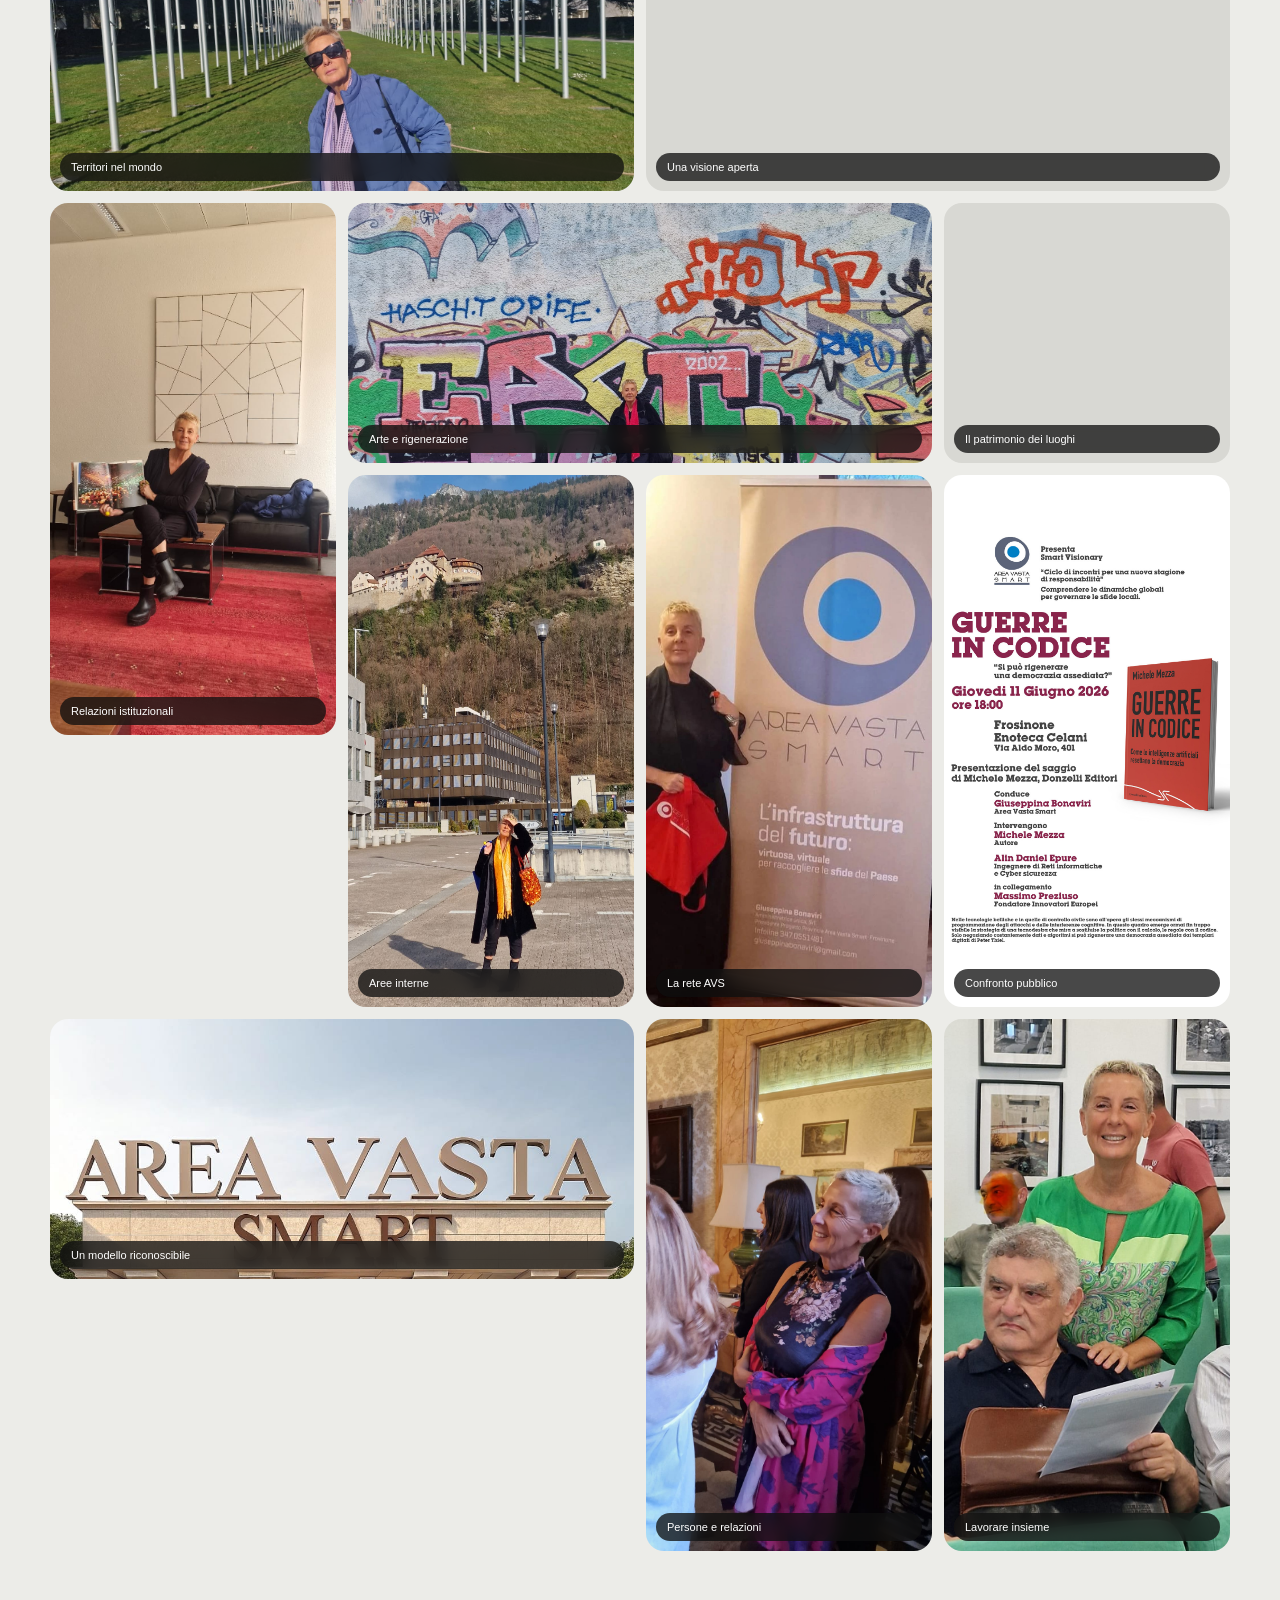
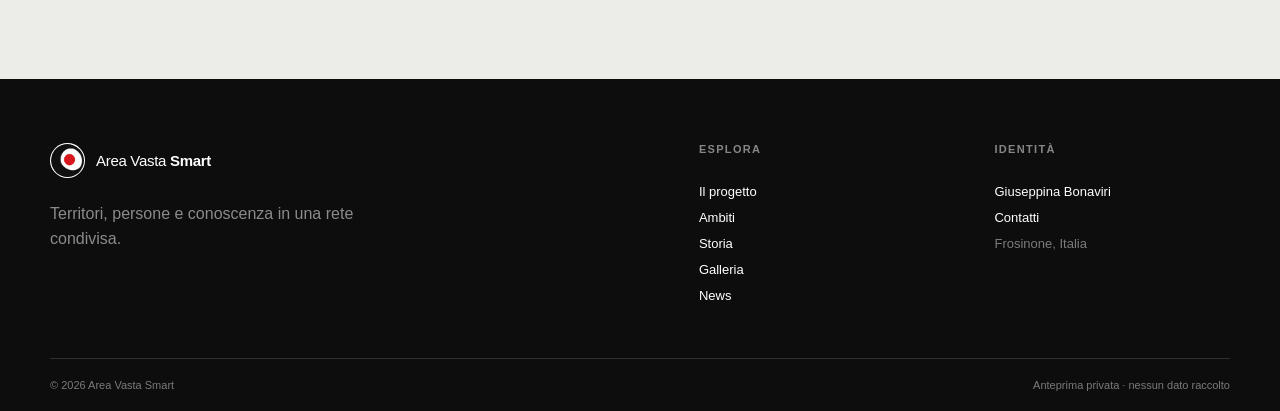
<file: galleria.html>
<!doctype html>
<html lang="it">
<head>
  <meta charset="utf-8" />
  <meta name="viewport" content="width=device-width, initial-scale=1" />
  <meta name="description" content="Archivio fotografico di Area Vasta Smart: conferenze, cooperazione internazionale, patrimonio e lavoro sul territorio." />
  <meta name="robots" content="noindex,nofollow" />
  <meta property="og:locale" content="it_IT" />
  <meta property="og:type" content="website" />
  <meta property="og:title" content="Galleria — Area Vasta Smart" />
  <meta property="og:description" content="Il progetto Area Vasta Smart nei luoghi e negli incontri." />
  <meta name="theme-color" content="#f7f7f4" />
  <title>Galleria — Area Vasta Smart</title>
  <link rel="icon" type="image/svg+xml" href="favicon.svg" />
  <link rel="stylesheet" href="styles.css" />
  <script src="app.js" defer></script>
</head>
<body>
  <a class="skip-link" href="#contenuto">Vai al contenuto</a>
  <header class="site-header" data-header>
    <nav class="nav shell" aria-label="Navigazione principale">
      <a class="brand" href="index.html" aria-label="Area Vasta Smart, home"><span class="brand-crop"><img src="assets/area-vasta-smart-logo-2026-v1.jpg" alt="" /></span><span class="brand-name">Area Vasta <strong>Smart</strong></span></a>
      <button class="menu-button" type="button" aria-expanded="false" aria-controls="nav-links" data-menu><span class="sr-only">Apri il menu</span><span></span><span></span></button>
      <div class="nav-links" id="nav-links" data-nav-links><a href="index.html#progetto">Progetto</a><a href="index.html#ambiti">Ambiti</a><a href="index.html#storia">Storia</a><a href="giuseppina-bonaviri.html">Giuseppina</a><a href="news.html">News</a><a class="nav-cta" href="index.html#contatti">Contatti</a></div>
    </nav>
  </header>

  <main id="contenuto">
    <section class="gallery-section section"><div class="shell">
      <div class="section-heading split reveal"><div><p class="section-kicker">Archivio fotografico</p><h1>Il progetto, nei luoghi e negli incontri</h1></div><p>Diciotto immagini provenienti dall’archivio ufficiale AVS: conferenze, cooperazione internazionale, patrimonio e lavoro sul territorio.</p></div>
      <div class="photo-grid">
        <figure class="reveal tall"><img src="assets/gallery/foto1.jpeg" width="1200" height="1600" loading="lazy" decoding="async" alt="Partecipanti a una conferenza di Area Vasta Smart" /><figcaption>Conferenze e partecipazione</figcaption></figure>
        <figure class="reveal tall"><img src="assets/gallery/foto10.jpeg" width="1448" height="2048" loading="lazy" decoding="async" alt="Locandina di un incontro internazionale sul patrimonio culturale" /><figcaption>Patrimonio culturale</figcaption></figure>
        <figure class="reveal tall"><img src="assets/gallery/foto17.jpeg" width="1200" height="1600" loading="lazy" decoding="async" alt="Giuseppina Bonaviri durante una tavola rotonda" /><figcaption>Dialogo e ricerca</figcaption></figure>
        <figure class="reveal tall"><img src="assets/gallery/foto18.jpeg" width="1200" height="1600" loading="lazy" decoding="async" alt="Giuseppina Bonaviri in visita a un museo di scultura" /><figcaption>Cultura come infrastruttura</figcaption></figure>
        <figure class="reveal tall"><img src="assets/gallery/foto19.jpeg" width="1200" height="1600" loading="lazy" decoding="async" alt="Accoglienza dei partecipanti a un’iniziativa pubblica" /><figcaption>Comunità in rete</figcaption></figure>
        <figure class="reveal"><img src="assets/gallery/foto30.jpeg" width="984" height="851" loading="lazy" decoding="async" alt="Scritta Area Vasta Smart in uno spazio pubblico" /><figcaption>Identità territoriale</figcaption></figure>
        <figure class="reveal tall"><img src="assets/gallery/foto31.jpeg" width="1080" height="1328" loading="lazy" decoding="async" alt="Giuseppina Bonaviri durante un incontro internazionale" /><figcaption>Cooperazione internazionale</figcaption></figure>
        <figure class="reveal wide"><img src="assets/gallery/foto32.jpeg" width="1600" height="747" loading="lazy" decoding="async" alt="Giuseppina Bonaviri nel viale delle bandiere di una sede internazionale" /><figcaption>Territori nel mondo</figcaption></figure>
        <figure class="reveal wide"><img src="assets/gallery/foto34.jpeg" width="1600" height="747" loading="lazy" decoding="async" alt="Giuseppina Bonaviri in uno studio con un globo terrestre" /><figcaption>Una visione aperta</figcaption></figure>
        <figure class="reveal tall"><img src="assets/gallery/foto35.jpeg" width="747" height="1600" loading="lazy" decoding="async" alt="Giuseppina Bonaviri durante un incontro istituzionale" /><figcaption>Relazioni istituzionali</figcaption></figure>
        <figure class="reveal wide"><img src="assets/gallery/foto36.jpeg" width="2048" height="1534" loading="lazy" decoding="async" alt="Giuseppina Bonaviri davanti a un’opera di arte urbana" /><figcaption>Arte e rigenerazione</figcaption></figure>
        <figure class="reveal"><img src="assets/gallery/foto37.jpeg" width="1830" height="1918" loading="lazy" decoding="async" alt="Veduta di un centro storico italiano con marchio Area Vasta Smart" /><figcaption>Il patrimonio dei luoghi</figcaption></figure>
        <figure class="reveal tall"><img src="assets/gallery/foto38.jpeg" width="1311" height="2048" loading="lazy" decoding="async" alt="Giuseppina Bonaviri in visita a un territorio montano" /><figcaption>Aree interne</figcaption></figure>
        <figure class="reveal tall"><img src="assets/gallery/foto39.jpeg" width="1080" height="1920" loading="lazy" decoding="async" alt="Giuseppina Bonaviri accanto al banner di Area Vasta Smart" /><figcaption>La rete AVS</figcaption></figure>
        <figure class="reveal tall poster"><img src="assets/gallery/foto40.jpeg" width="1082" height="1600" loading="lazy" decoding="async" alt="Locandina dell’incontro Guerre in codice" /><figcaption>Confronto pubblico</figcaption></figure>
        <figure class="reveal wide"><img src="assets/gallery/foto41.jpeg" width="1024" height="465" loading="lazy" decoding="async" alt="Installazione con la scritta Area Vasta Smart" /><figcaption>Un modello riconoscibile</figcaption></figure>
        <figure class="reveal tall"><img src="assets/gallery/foto5.jpeg" width="931" height="1600" loading="lazy" decoding="async" alt="Giuseppina Bonaviri conversa durante un evento" /><figcaption>Persone e relazioni</figcaption></figure>
        <figure class="reveal tall"><img src="assets/gallery/foto7.jpeg" width="991" height="1321" loading="lazy" decoding="async" alt="Giuseppina Bonaviri con i partecipanti a un incontro" /><figcaption>Lavorare insieme</figcaption></figure>
      </div>
    </div></section>
  </main>

  <footer class="site-footer"><div class="shell footer-grid"><div><a class="brand footer-brand" href="index.html"><span class="brand-crop"><img src="assets/area-vasta-smart-logo-2026-v1.jpg" alt="" /></span><span class="brand-name">Area Vasta <strong>Smart</strong></span></a><p>Territori, persone e conoscenza in una rete condivisa.</p></div><div><h2>Esplora</h2><a href="index.html#progetto">Il progetto</a><a href="index.html#ambiti">Ambiti</a><a href="index.html#storia">Storia</a><a aria-current="page" href="galleria.html">Galleria</a><a href="news.html">News</a></div><div><h2>Identità</h2><a href="giuseppina-bonaviri.html">Giuseppina Bonaviri</a><a href="index.html#contatti">Contatti</a><span>Frosinone, Italia</span></div></div><div class="shell footer-bottom"><span>© <span data-year></span> Area Vasta Smart</span><span>Anteprima privata · nessun dato raccolto</span></div></footer>
</body>
</html>
</file>
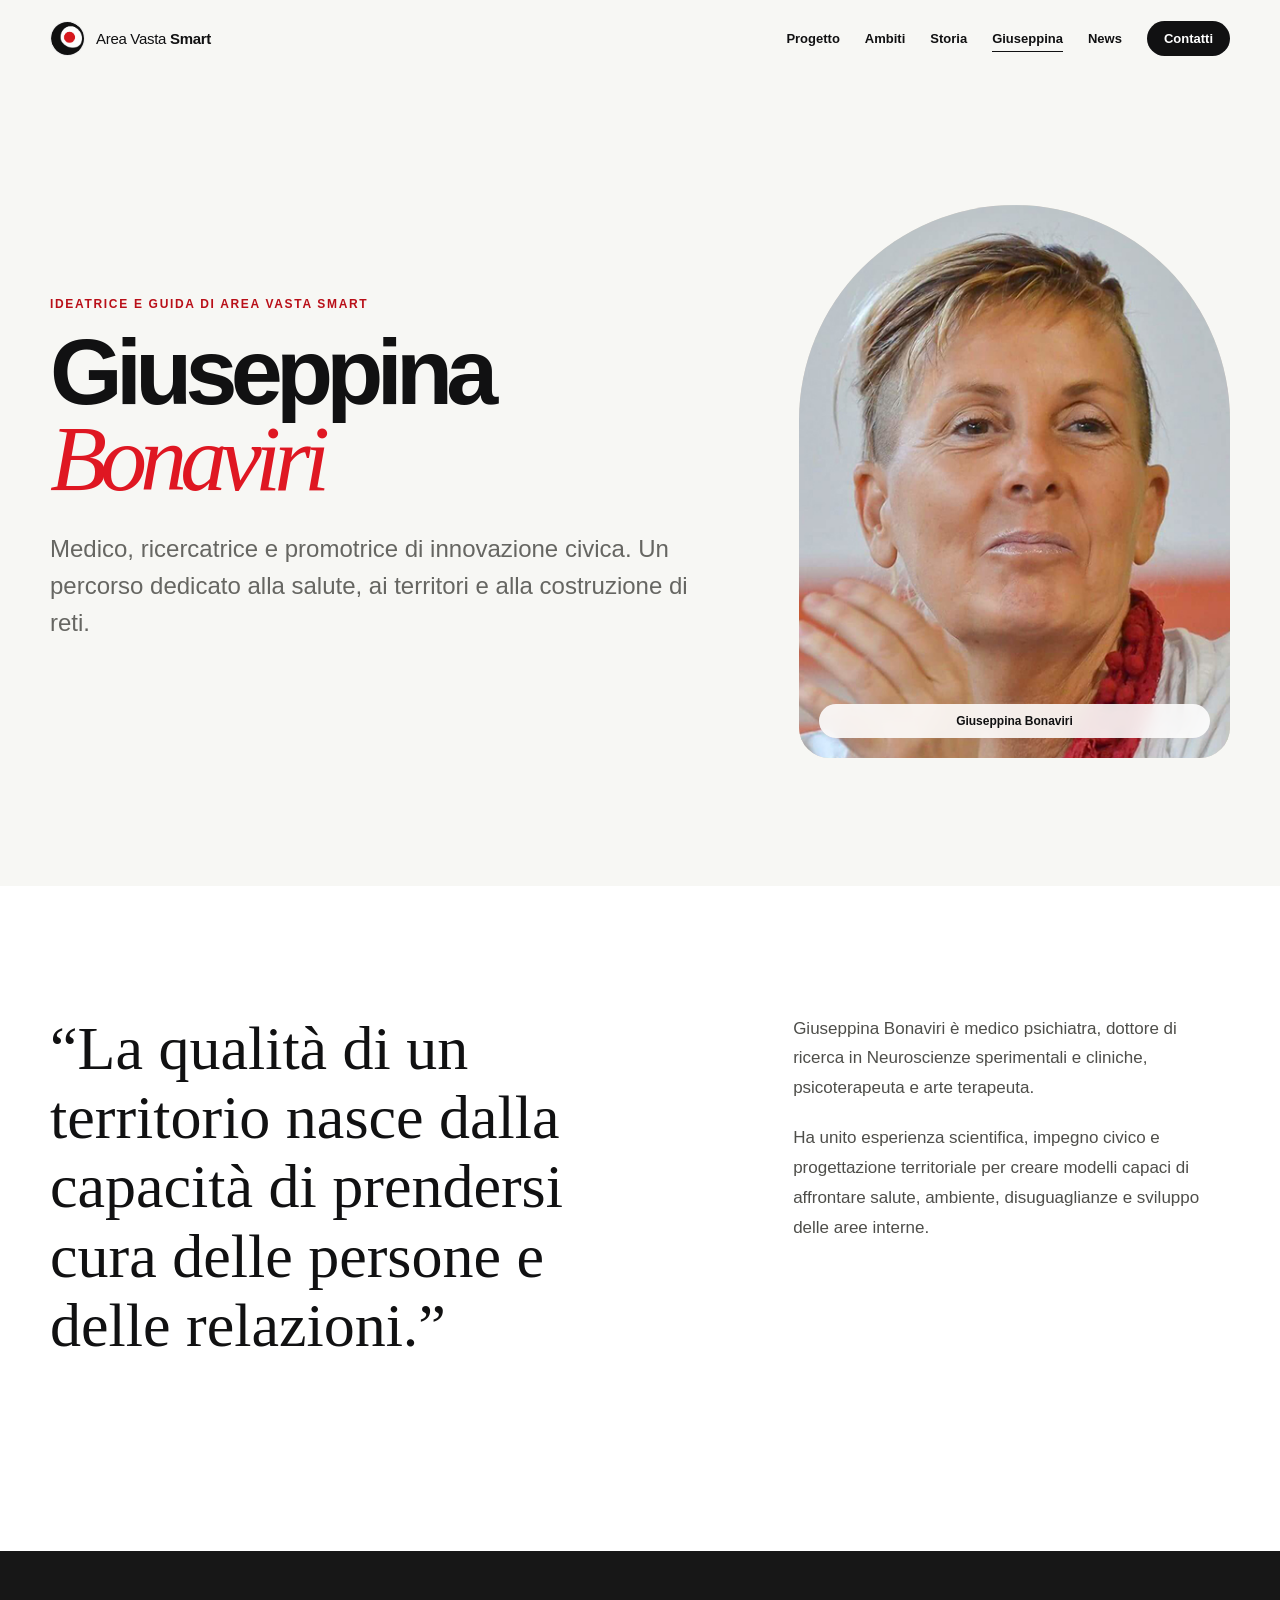
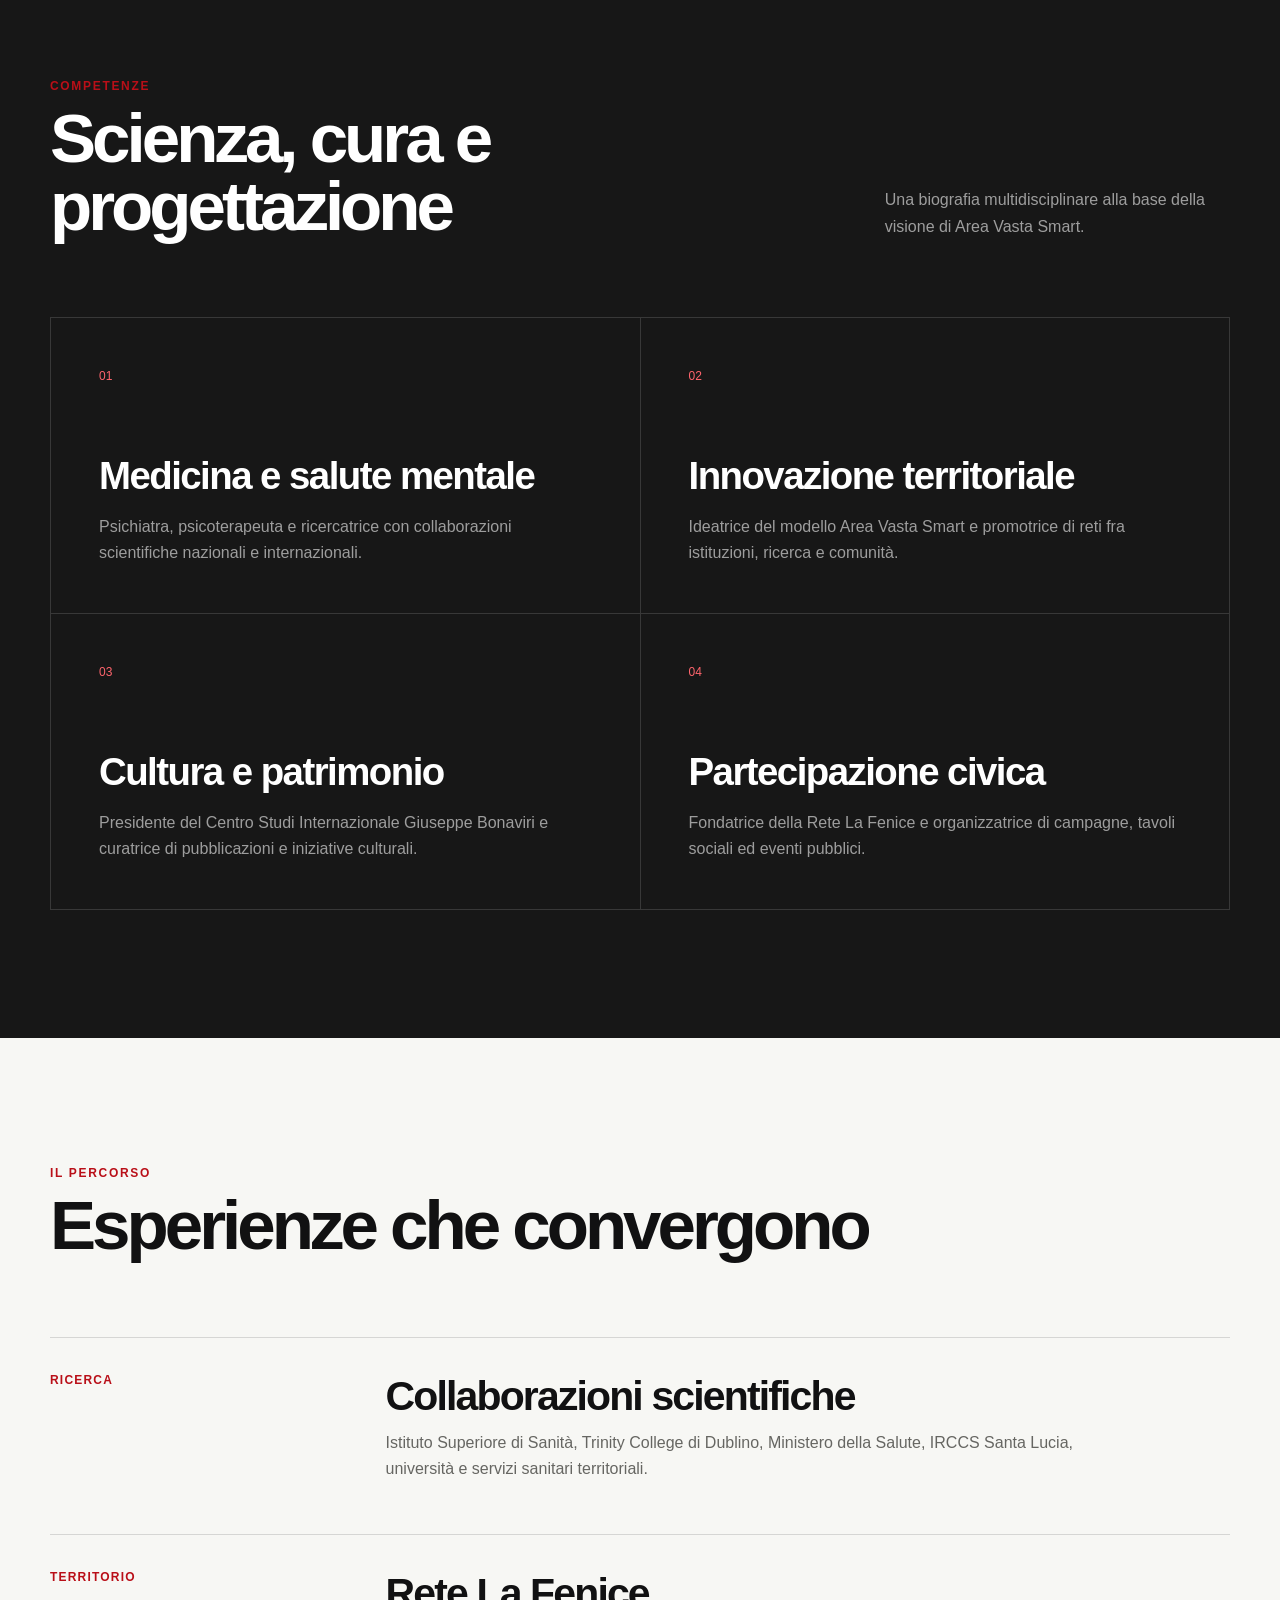
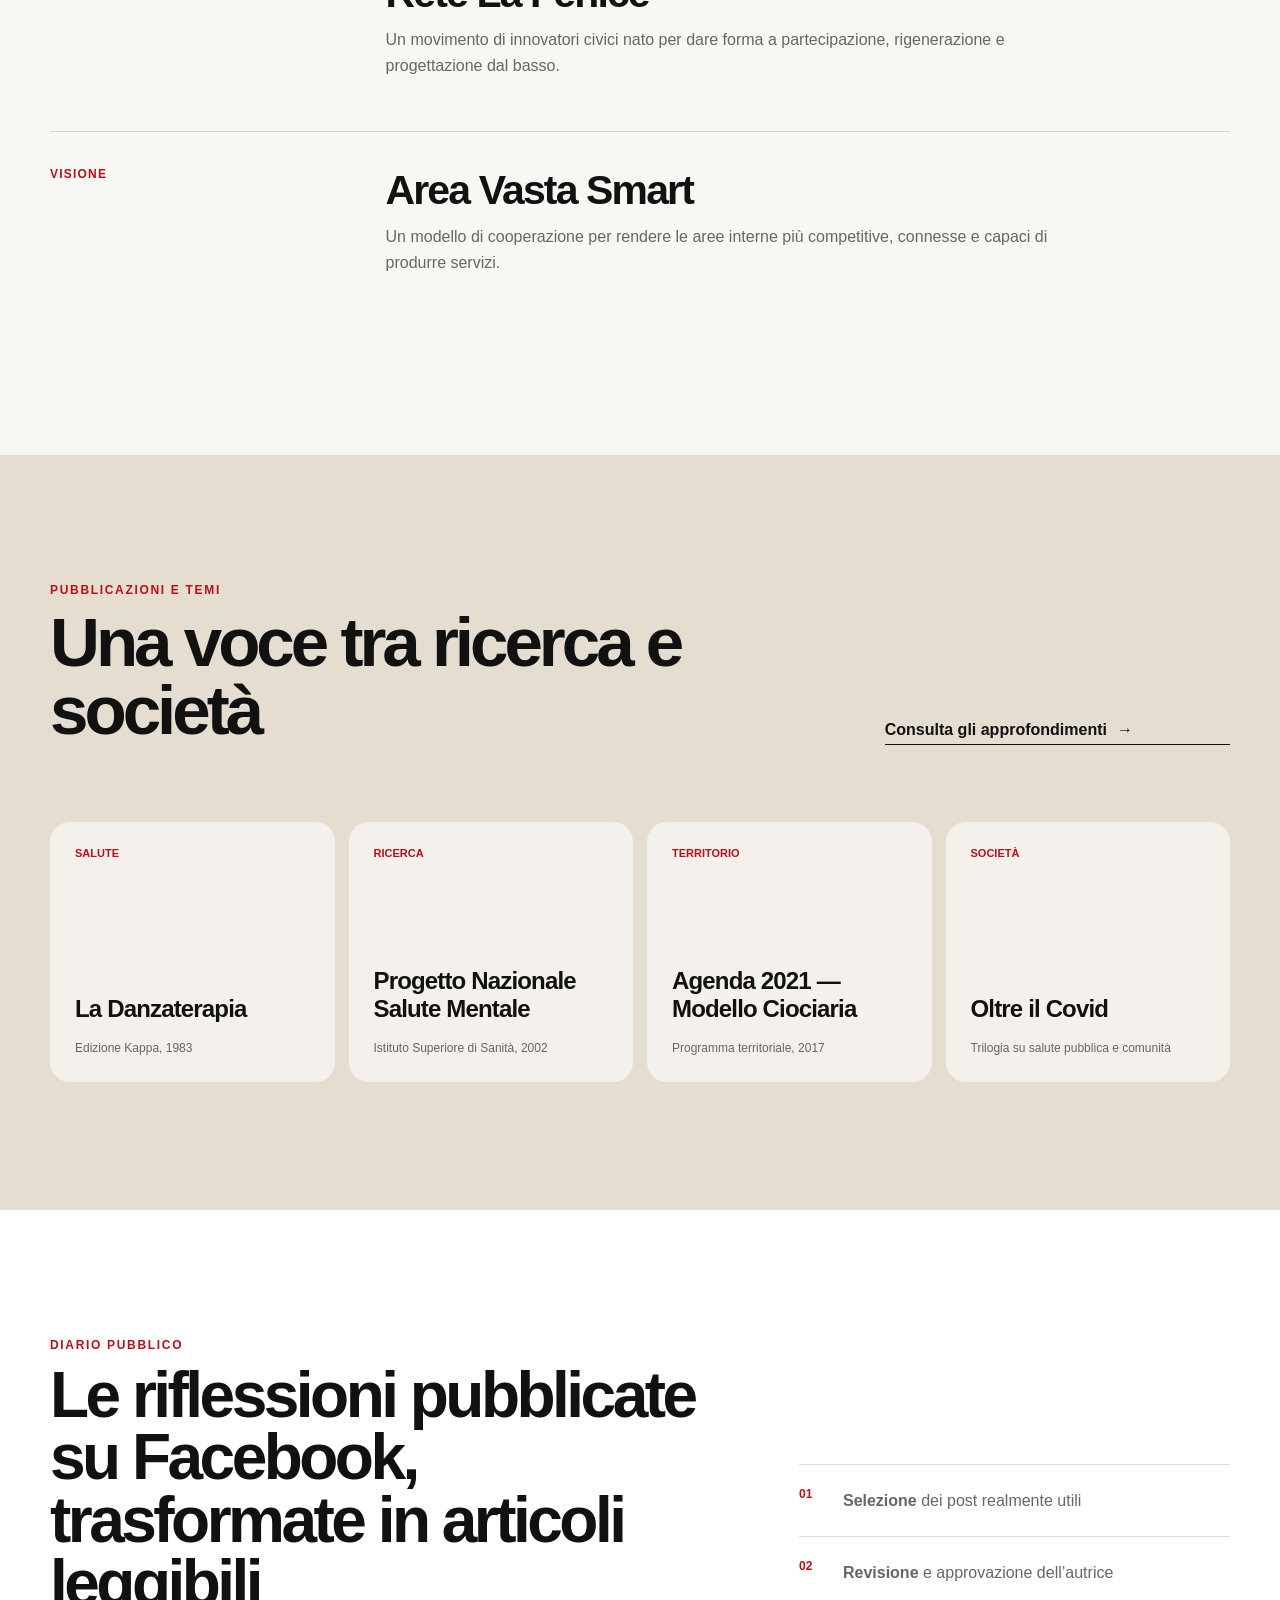
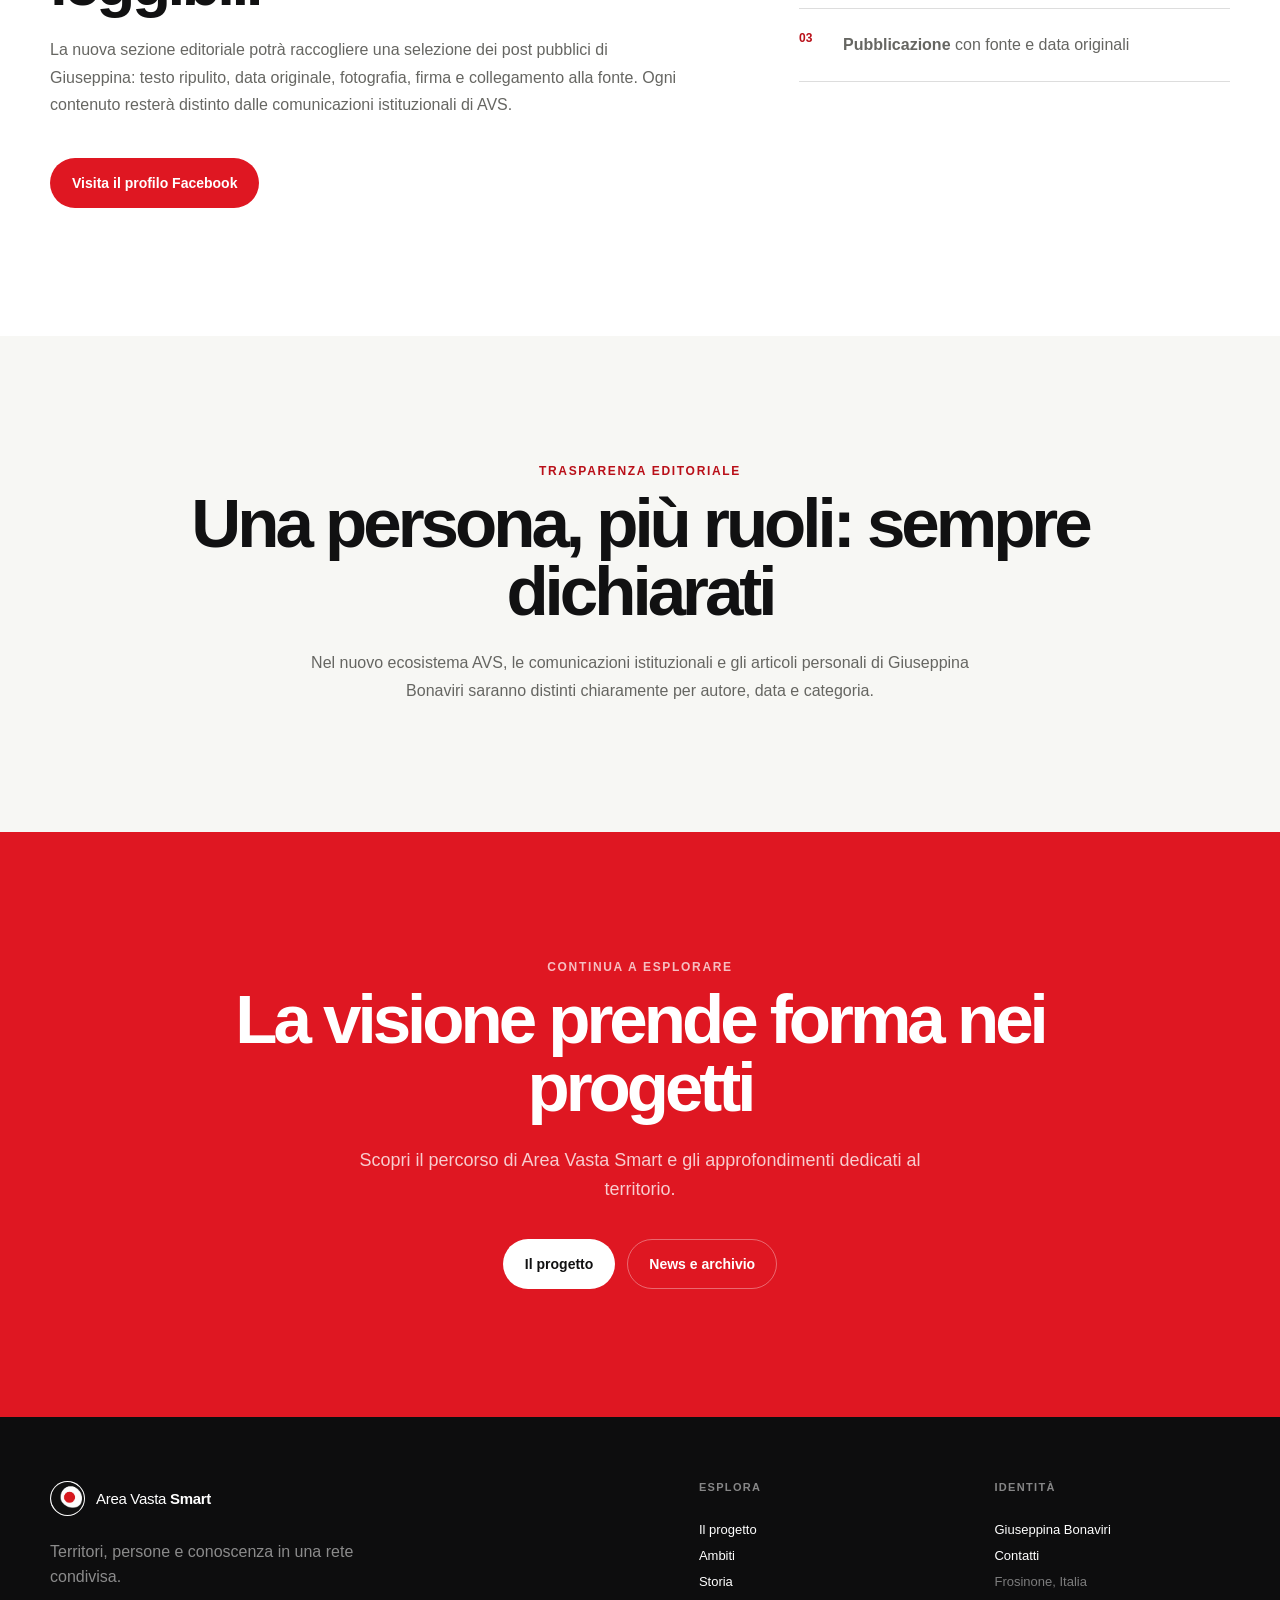
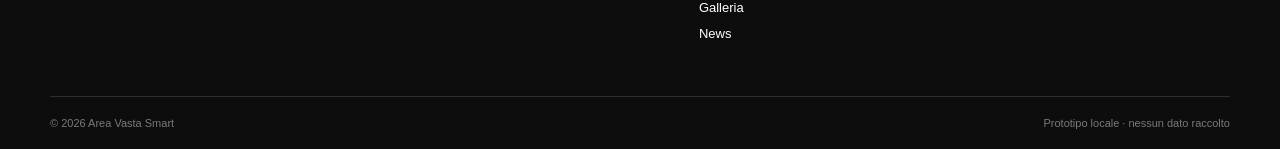
<file: giuseppina-bonaviri.html>
<!doctype html>
<html lang="it">
<head>
  <meta charset="utf-8" />
  <meta name="viewport" content="width=device-width, initial-scale=1" />
  <meta name="description" content="Biografia e percorso professionale di Giuseppina Bonaviri, ideatrice e guida di Area Vasta Smart." />
  <meta name="robots" content="noindex,nofollow" />
  <meta property="og:locale" content="it_IT" />
  <meta property="og:type" content="profile" />
  <meta property="og:title" content="Giuseppina Bonaviri — Area Vasta Smart" />
  <meta property="og:description" content="Psichiatra, ricercatrice e ideatrice di Area Vasta Smart: biografia, progetti e interventi." />
  <meta name="theme-color" content="#f7f7f4" />
  <title>Giuseppina Bonaviri — Area Vasta Smart</title>
  <link rel="icon" type="image/svg+xml" href="favicon.svg" />
  <link rel="stylesheet" href="styles.css" />
  <script src="app.js" defer></script>
  <script type="application/ld+json">{"@context":"https://schema.org","@type":"Person","name":"Giuseppina Bonaviri","jobTitle":"Medico psichiatra e ricercatrice","knowsAbout":["psichiatria","neuroscienze","psicoterapia","arte terapia","innovazione territoriale"],"sameAs":["https://www.facebook.com/giuseppina.bonaviri"]}</script>
</head>
<body>
  <a class="skip-link" href="#contenuto">Vai al contenuto</a>
  <header class="site-header" data-header><nav class="nav shell" aria-label="Navigazione principale"><a class="brand" href="index.html"><span class="brand-crop"><img src="assets/area-vasta-smart-logo-2026-v1.jpg" alt="" /></span><span class="brand-name">Area Vasta <strong>Smart</strong></span></a><button class="menu-button" type="button" aria-expanded="false" aria-controls="nav-links" data-menu><span class="sr-only">Apri il menu</span><span></span><span></span></button><div class="nav-links" id="nav-links" data-nav-links><a href="index.html#progetto">Progetto</a><a href="index.html#ambiti">Ambiti</a><a href="index.html#storia">Storia</a><a aria-current="page" href="giuseppina-bonaviri.html">Giuseppina</a><a href="news.html">News</a><a class="nav-cta" href="index.html#contatti">Contatti</a></div></nav></header>

  <main id="contenuto">
    <section class="profile-hero shell"><div class="profile-title reveal"><p class="eyebrow">Ideatrice e guida di Area Vasta Smart</p><h1>Giuseppina<br /><em>Bonaviri</em></h1><p>Medico, ricercatrice e promotrice di innovazione civica. Un percorso dedicato alla salute, ai territori e alla costruzione di reti.</p></div><figure class="profile-portrait reveal"><img src="assets/giuseppina/giuseppina-bonaviri-ritratto.jpg" width="750" height="590" fetchpriority="high" decoding="async" alt="Giuseppina Bonaviri" /><figcaption>Giuseppina Bonaviri</figcaption></figure></section>

    <section class="profile-intro section"><div class="shell profile-intro-grid"><p class="profile-quote reveal">“La qualità di un territorio nasce dalla capacità di prendersi cura delle persone e delle relazioni.”</p><div class="body-copy reveal"><p>Giuseppina Bonaviri è medico psichiatra, dottore di ricerca in Neuroscienze sperimentali e cliniche, psicoterapeuta e arte terapeuta.</p><p>Ha unito esperienza scientifica, impegno civico e progettazione territoriale per creare modelli capaci di affrontare salute, ambiente, disuguaglianze e sviluppo delle aree interne.</p></div></div></section>

    <section class="credentials section"><div class="shell">
      <div class="section-heading split reveal"><div><p class="section-kicker">Competenze</p><h2>Scienza, cura e progettazione</h2></div><p>Una biografia multidisciplinare alla base della visione di Area Vasta Smart.</p></div>
      <div class="credential-grid"><article class="reveal"><span>01</span><h3>Medicina e salute mentale</h3><p>Psichiatra, psicoterapeuta e ricercatrice con collaborazioni scientifiche nazionali e internazionali.</p></article><article class="reveal"><span>02</span><h3>Innovazione territoriale</h3><p>Ideatrice del modello Area Vasta Smart e promotrice di reti fra istituzioni, ricerca e comunità.</p></article><article class="reveal"><span>03</span><h3>Cultura e patrimonio</h3><p>Presidente del Centro Studi Internazionale Giuseppe Bonaviri e curatrice di pubblicazioni e iniziative culturali.</p></article><article class="reveal"><span>04</span><h3>Partecipazione civica</h3><p>Fondatrice della Rete La Fenice e organizzatrice di campagne, tavoli sociali ed eventi pubblici.</p></article></div>
    </div></section>

    <section class="career shell section"><div class="section-heading reveal"><p class="section-kicker">Il percorso</p><h2>Esperienze che convergono</h2></div><ol class="career-list"><li class="reveal"><span>Ricerca</span><div><h3>Collaborazioni scientifiche</h3><p>Istituto Superiore di Sanità, Trinity College di Dublino, Ministero della Salute, IRCCS Santa Lucia, università e servizi sanitari territoriali.</p></div></li><li class="reveal"><span>Territorio</span><div><h3>Rete La Fenice</h3><p>Un movimento di innovatori civici nato per dare forma a partecipazione, rigenerazione e progettazione dal basso.</p></div></li><li class="reveal"><span>Visione</span><div><h3>Area Vasta Smart</h3><p>Un modello di cooperazione per rendere le aree interne più competitive, connesse e capaci di produrre servizi.</p></div></li></ol></section>

    <section class="publications section"><div class="shell"><div class="section-heading split reveal"><div><p class="section-kicker">Pubblicazioni e temi</p><h2>Una voce tra ricerca e società</h2></div><a class="text-link" href="news.html">Consulta gli approfondimenti <span aria-hidden="true">→</span></a></div><div class="publication-grid"><article class="reveal"><p>Salute</p><h3>La Danzaterapia</h3><span>Edizione Kappa, 1983</span></article><article class="reveal"><p>Ricerca</p><h3>Progetto Nazionale Salute Mentale</h3><span>Istituto Superiore di Sanità, 2002</span></article><article class="reveal"><p>Territorio</p><h3>Agenda 2021 — Modello Ciociaria</h3><span>Programma territoriale, 2017</span></article><article class="reveal"><p>Società</p><h3>Oltre il Covid</h3><span>Trilogia su salute pubblica e comunità</span></article></div></div></section>

    <section class="social-editorial section"><div class="shell social-editorial-grid"><div class="reveal"><p class="section-kicker">Diario pubblico</p><h2>Le riflessioni pubblicate su Facebook, trasformate in articoli leggibili</h2><p>La nuova sezione editoriale potrà raccogliere una selezione dei post pubblici di Giuseppina: testo ripulito, data originale, fotografia, firma e collegamento alla fonte. Ogni contenuto resterà distinto dalle comunicazioni istituzionali di AVS.</p><a class="button primary" href="https://www.facebook.com/giuseppina.bonaviri" target="_blank" rel="noopener noreferrer">Visita il profilo Facebook</a></div><aside class="editorial-flow reveal" aria-label="Processo editoriale"><span>01</span><p><strong>Selezione</strong> dei post realmente utili</p><span>02</span><p><strong>Revisione</strong> e approvazione dell’autrice</p><span>03</span><p><strong>Pubblicazione</strong> con fonte e data originali</p></aside></div></section>

    <section class="editorial-note shell section reveal"><p class="section-kicker">Trasparenza editoriale</p><h2>Una persona, più ruoli: sempre dichiarati</h2><p>Nel nuovo ecosistema AVS, le comunicazioni istituzionali e gli articoli personali di Giuseppina Bonaviri saranno distinti chiaramente per autore, data e categoria.</p></section>

    <section class="contact section"><div class="shell contact-inner reveal"><p class="section-kicker">Continua a esplorare</p><h2>La visione prende forma nei progetti</h2><p>Scopri il percorso di Area Vasta Smart e gli approfondimenti dedicati al territorio.</p><div class="hero-actions"><a class="button inverted" href="index.html#progetto">Il progetto</a><a class="button outline-light" href="news.html">News e archivio</a></div></div></section>
  </main>

  <footer class="site-footer"><div class="shell footer-grid"><div><a class="brand footer-brand" href="index.html"><span class="brand-crop"><img src="assets/area-vasta-smart-logo-2026-v1.jpg" alt="" /></span><span class="brand-name">Area Vasta <strong>Smart</strong></span></a><p>Territori, persone e conoscenza in una rete condivisa.</p></div><div><h2>Esplora</h2><a href="index.html#progetto">Il progetto</a><a href="index.html#ambiti">Ambiti</a><a href="index.html#storia">Storia</a><a href="galleria.html">Galleria</a><a href="news.html">News</a></div><div><h2>Identità</h2><a href="giuseppina-bonaviri.html">Giuseppina Bonaviri</a><a href="index.html#contatti">Contatti</a><span>Frosinone, Italia</span></div></div><div class="shell footer-bottom"><span>© <span data-year></span> Area Vasta Smart</span><span>Prototipo locale · nessun dato raccolto</span></div></footer>
</body>
</html>
</file>
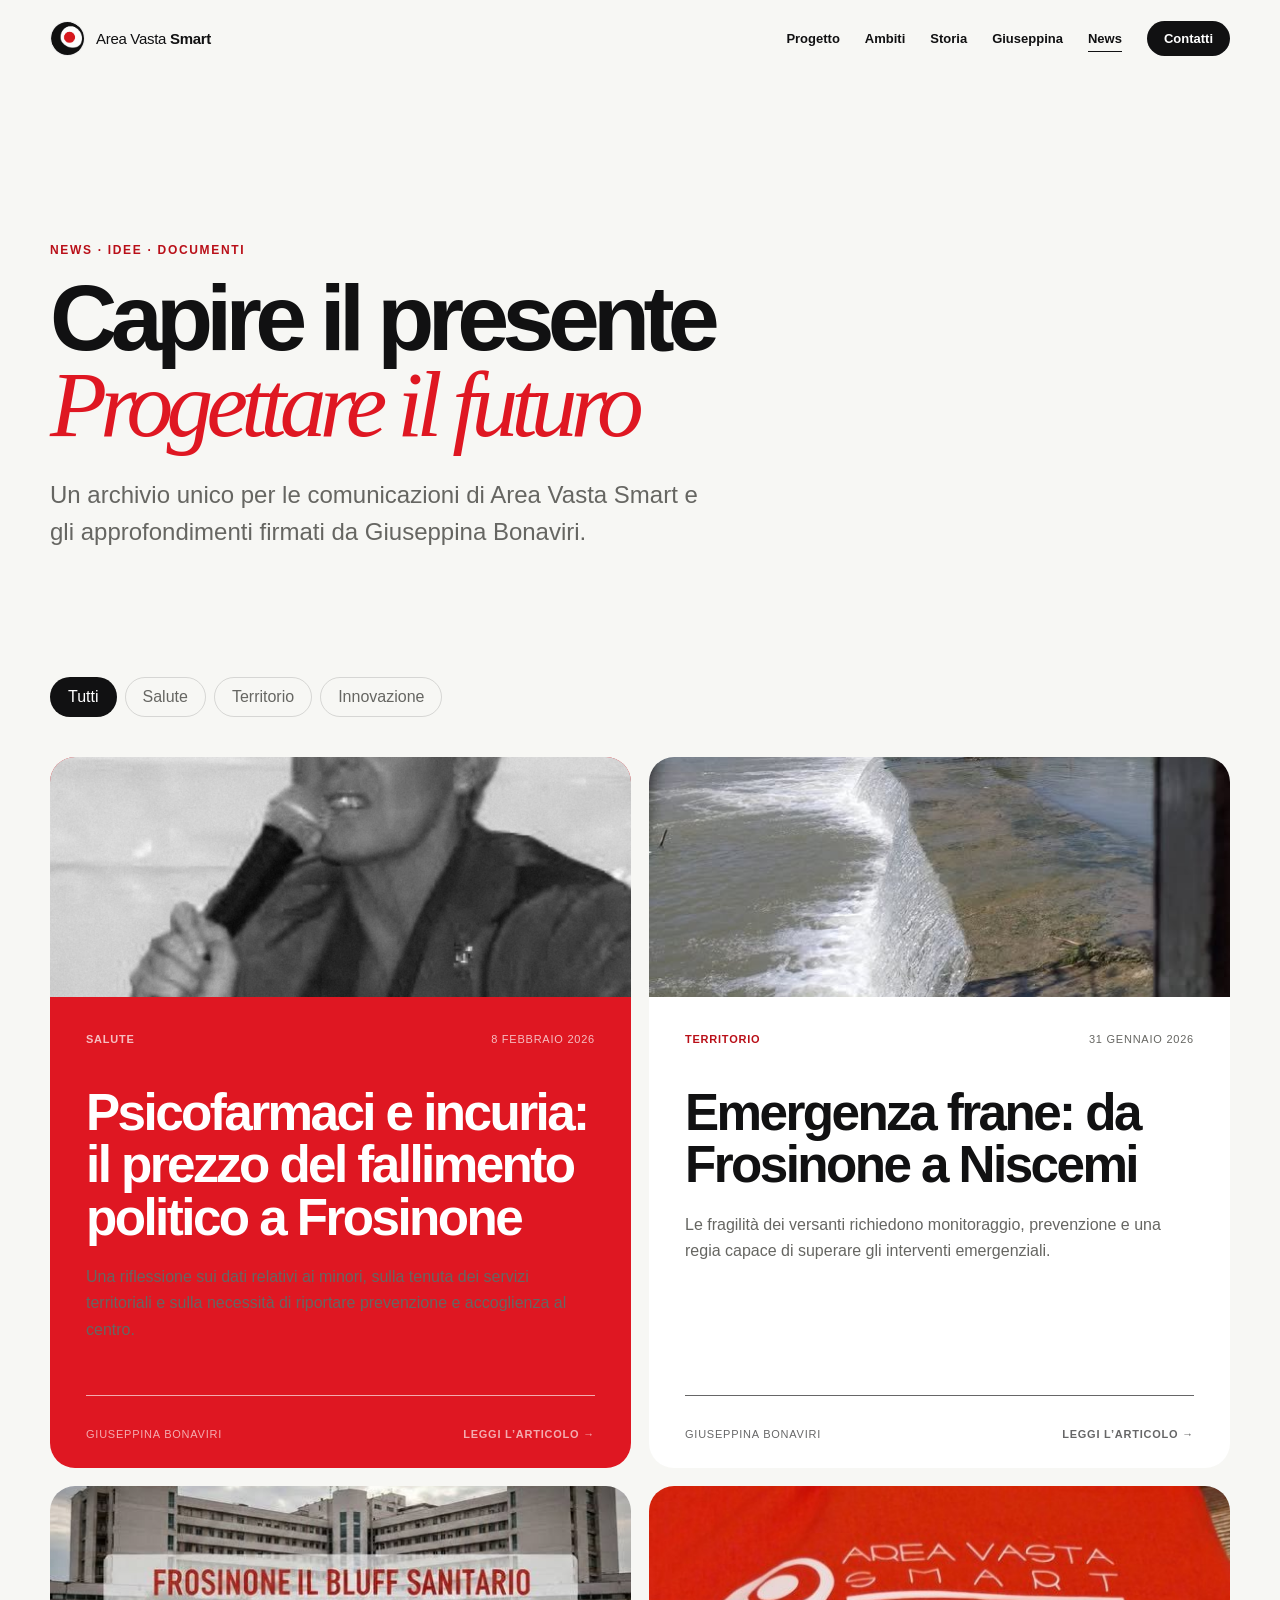
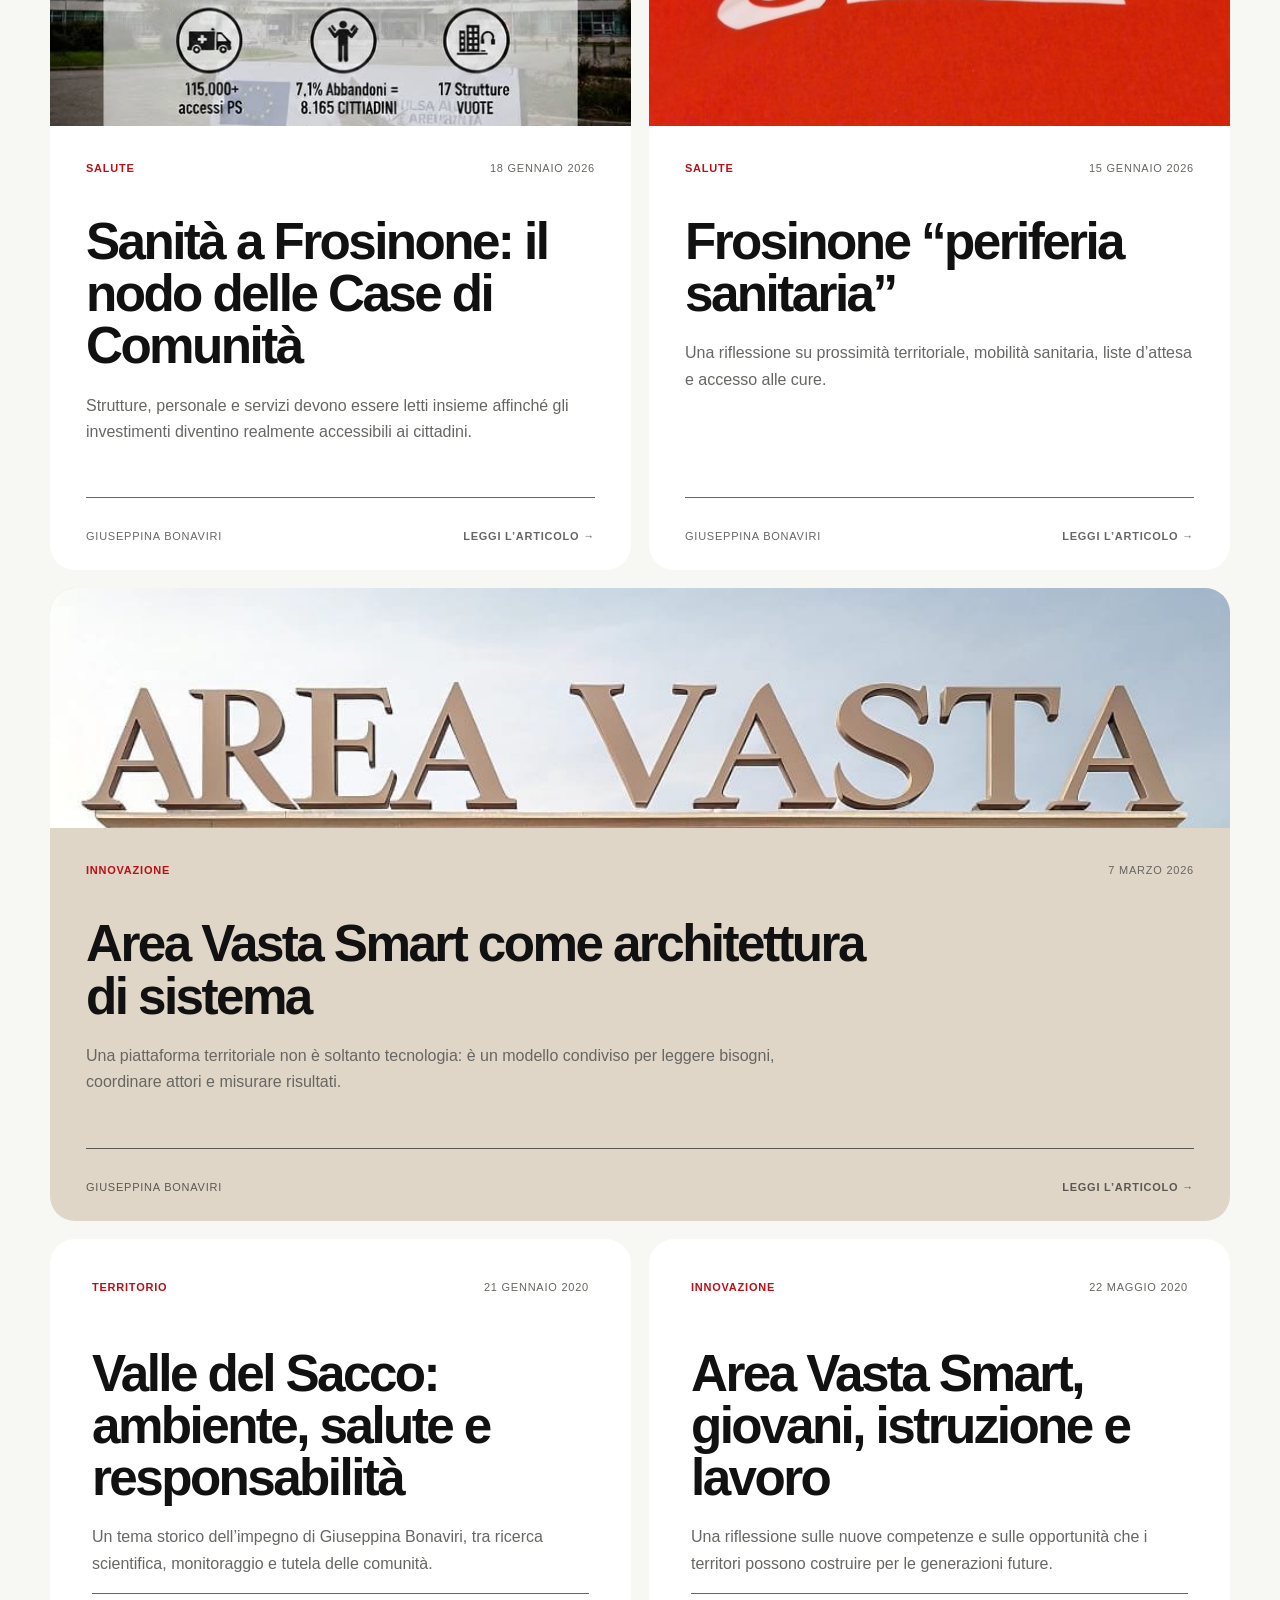
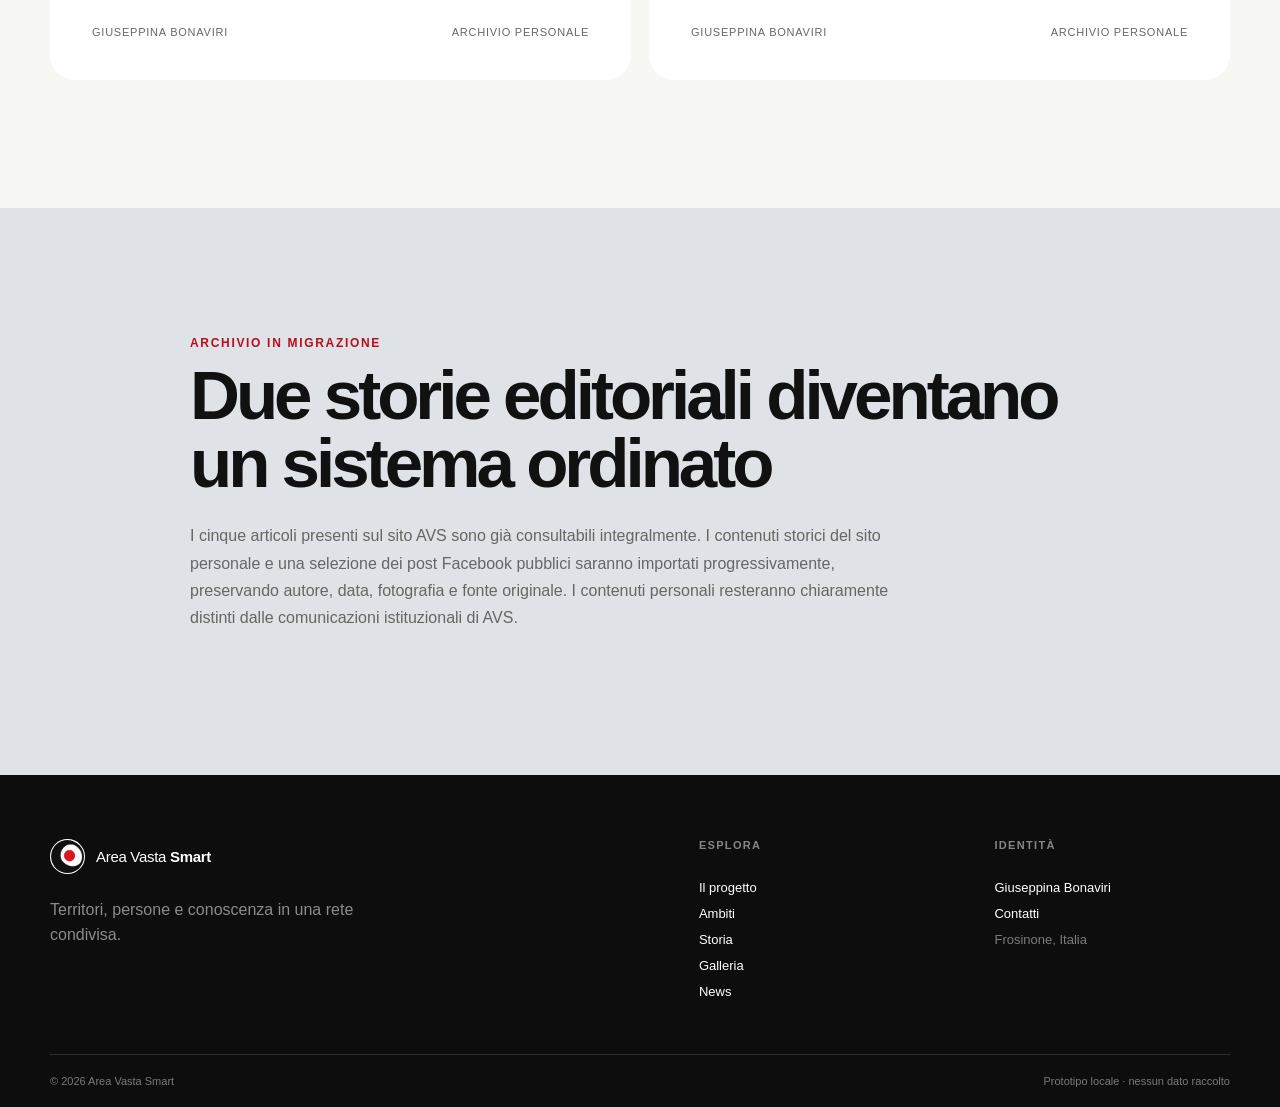
<file: news.html>
<!doctype html>
<html lang="it">
<head>
  <meta charset="utf-8" />
  <meta name="viewport" content="width=device-width, initial-scale=1" />
  <meta name="description" content="News e approfondimenti di Area Vasta Smart su salute, ambiente, innovazione, territorio e cultura." />
  <meta name="robots" content="noindex,nofollow" />
  <meta property="og:locale" content="it_IT" />
  <meta property="og:type" content="website" />
  <meta property="og:title" content="News e approfondimenti — Area Vasta Smart" />
  <meta property="og:description" content="Analisi e notizie su salute, territorio, ambiente, innovazione e cultura." />
  <meta name="theme-color" content="#f7f7f4" />
  <title>News e approfondimenti — Area Vasta Smart</title>
  <link rel="icon" type="image/svg+xml" href="favicon.svg" />
  <link rel="stylesheet" href="styles.css" />
  <script src="app.js" defer></script>
</head>
<body>
  <a class="skip-link" href="#contenuto">Vai al contenuto</a>
  <header class="site-header" data-header><nav class="nav shell" aria-label="Navigazione principale"><a class="brand" href="index.html"><span class="brand-crop"><img src="assets/area-vasta-smart-logo-2026-v1.jpg" alt="" /></span><span class="brand-name">Area Vasta <strong>Smart</strong></span></a><button class="menu-button" type="button" aria-expanded="false" aria-controls="nav-links" data-menu><span class="sr-only">Apri il menu</span><span></span><span></span></button><div class="nav-links" id="nav-links" data-nav-links><a href="index.html#progetto">Progetto</a><a href="index.html#ambiti">Ambiti</a><a href="index.html#storia">Storia</a><a href="giuseppina-bonaviri.html">Giuseppina</a><a aria-current="page" href="news.html">News</a><a class="nav-cta" href="index.html#contatti">Contatti</a></div></nav></header>

  <main id="contenuto">
    <section class="archive-hero shell"><p class="eyebrow reveal">News · idee · documenti</p><h1 class="reveal">Capire il presente<br /><em>Progettare il futuro</em></h1><p class="reveal">Un archivio unico per le comunicazioni di Area Vasta Smart e gli approfondimenti firmati da Giuseppina Bonaviri.</p></section>
    <section class="archive shell section">
      <div class="filter-bar reveal" aria-label="Filtra gli articoli"><button class="active" type="button" data-filter="tutti" aria-pressed="true">Tutti</button><button type="button" data-filter="salute" aria-pressed="false">Salute</button><button type="button" data-filter="territorio" aria-pressed="false">Territorio</button><button type="button" data-filter="innovazione" aria-pressed="false">Innovazione</button></div>
      <div class="archive-grid" data-archive>
        <article class="archive-card featured reveal has-image" data-category="salute" id="psicofarmaci"><img src="assets/news/psicofarmaci.jpg" width="1521" height="1600" loading="lazy" decoding="async" alt="Immagine dell’articolo sugli psicofarmaci" /><div><p class="article-meta"><span>Salute</span><time datetime="2026-02-08">8 febbraio 2026</time></p><h2><a href="articolo-psicofarmaci.html">Psicofarmaci e incuria: il prezzo del fallimento politico a Frosinone</a></h2><p>Una riflessione sui dati relativi ai minori, sulla tenuta dei servizi territoriali e sulla necessità di riportare prevenzione e accoglienza al centro.</p></div><footer><span>Giuseppina Bonaviri</span><a href="articolo-psicofarmaci.html">Leggi l’articolo →</a></footer></article>
        <article class="archive-card reveal has-image" data-category="territorio" id="frane"><img src="assets/news/frane.jpg" width="590" height="501" loading="lazy" decoding="async" alt="Immagine dell’articolo sull’emergenza frane" /><div><p class="article-meta"><span>Territorio</span><time datetime="2026-01-31">31 gennaio 2026</time></p><h2><a href="articolo-frane.html">Emergenza frane: da Frosinone a Niscemi</a></h2><p>Le fragilità dei versanti richiedono monitoraggio, prevenzione e una regia capace di superare gli interventi emergenziali.</p></div><footer><span>Giuseppina Bonaviri</span><a href="articolo-frane.html">Leggi l’articolo →</a></footer></article>
        <article class="archive-card reveal has-image" data-category="salute"><img src="assets/news/case-comunita.jpg" width="590" height="590" loading="lazy" decoding="async" alt="Immagine dell’articolo sulle Case di Comunità" /><div><p class="article-meta"><span>Salute</span><time datetime="2026-01-18">18 gennaio 2026</time></p><h2><a href="articolo-case-comunita.html">Sanità a Frosinone: il nodo delle Case di Comunità</a></h2><p>Strutture, personale e servizi devono essere letti insieme affinché gli investimenti diventino realmente accessibili ai cittadini.</p></div><footer><span>Giuseppina Bonaviri</span><a href="articolo-case-comunita.html">Leggi l’articolo →</a></footer></article>
        <article class="archive-card reveal has-image" data-category="salute"><img src="assets/news/periferia-sanitaria.jpg" width="601" height="630" loading="lazy" decoding="async" alt="Immagine dell’articolo sulla sanità a Frosinone" /><div><p class="article-meta"><span>Salute</span><time datetime="2026-01-15">15 gennaio 2026</time></p><h2><a href="articolo-periferia-sanitaria.html">Frosinone “periferia sanitaria”</a></h2><p>Una riflessione su prossimità territoriale, mobilità sanitaria, liste d’attesa e accesso alle cure.</p></div><footer><span>Giuseppina Bonaviri</span><a href="articolo-periferia-sanitaria.html">Leggi l’articolo →</a></footer></article>
        <article class="archive-card wide reveal has-image" data-category="innovazione" id="architettura"><img src="assets/news/paradigma-avs.jpeg" width="1024" height="465" loading="lazy" decoding="async" alt="Immagine dell’articolo sul paradigma Area Vasta Smart" /><div><p class="article-meta"><span>Innovazione</span><time datetime="2026-03-07">7 marzo 2026</time></p><h2><a href="articolo-architettura-sistema.html">Area Vasta Smart come architettura di sistema</a></h2><p>Una piattaforma territoriale non è soltanto tecnologia: è un modello condiviso per leggere bisogni, coordinare attori e misurare risultati.</p></div><footer><span>Giuseppina Bonaviri</span><a href="articolo-architettura-sistema.html">Leggi l’articolo →</a></footer></article>
        <article class="archive-card reveal" data-category="territorio"><div><p class="article-meta"><span>Territorio</span><time datetime="2020-01-21">21 gennaio 2020</time></p><h2>Valle del Sacco: ambiente, salute e responsabilità</h2><p>Un tema storico dell’impegno di Giuseppina Bonaviri, tra ricerca scientifica, monitoraggio e tutela delle comunità.</p></div><footer><span>Giuseppina Bonaviri</span><span>Archivio personale</span></footer></article>
        <article class="archive-card reveal" data-category="innovazione"><div><p class="article-meta"><span>Innovazione</span><time datetime="2020-05-22">22 maggio 2020</time></p><h2>Area Vasta Smart, giovani, istruzione e lavoro</h2><p>Una riflessione sulle nuove competenze e sulle opportunità che i territori possono costruire per le generazioni future.</p></div><footer><span>Giuseppina Bonaviri</span><span>Archivio personale</span></footer></article>
      </div>
      <p class="empty-state" data-empty hidden>Nessun contenuto in questa categoria.</p>
    </section>
    <section class="migration-note section"><div class="shell reveal"><p class="section-kicker">Archivio in migrazione</p><h2>Due storie editoriali diventano un sistema ordinato</h2><p>I cinque articoli presenti sul sito AVS sono già consultabili integralmente. I contenuti storici del sito personale e una selezione dei post Facebook pubblici saranno importati progressivamente, preservando autore, data, fotografia e fonte originale. I contenuti personali resteranno chiaramente distinti dalle comunicazioni istituzionali di AVS.</p></div></section>
  </main>

  <footer class="site-footer"><div class="shell footer-grid"><div><a class="brand footer-brand" href="index.html"><span class="brand-crop"><img src="assets/area-vasta-smart-logo-2026-v1.jpg" alt="" /></span><span class="brand-name">Area Vasta <strong>Smart</strong></span></a><p>Territori, persone e conoscenza in una rete condivisa.</p></div><div><h2>Esplora</h2><a href="index.html#progetto">Il progetto</a><a href="index.html#ambiti">Ambiti</a><a href="index.html#storia">Storia</a><a href="galleria.html">Galleria</a><a href="news.html">News</a></div><div><h2>Identità</h2><a href="giuseppina-bonaviri.html">Giuseppina Bonaviri</a><a href="index.html#contatti">Contatti</a><span>Frosinone, Italia</span></div></div><div class="shell footer-bottom"><span>© <span data-year></span> Area Vasta Smart</span><span>Prototipo locale · nessun dato raccolto</span></div></footer>
</body>
</html>
</file>
<file: styles.css>
:root {
  --paper: #f7f7f4;
  --white: #fff;
  --ink: #111112;
  --muted: #666662;
  --line: rgba(17,17,18,.14);
  --red: #df1722;
  --red-dark: #b90f18;
  --sand: #dfd6c7;
  --radius: 28px;
  --shadow: 0 28px 70px rgba(23,20,17,.12);
  --shell: min(1180px, calc(100% - 40px));
}

* { box-sizing: border-box; }
html { scroll-behavior: smooth; }
body { margin: 0; background: var(--paper); color: var(--ink); font-family: Inter, ui-sans-serif, -apple-system, BlinkMacSystemFont, "Segoe UI", sans-serif; -webkit-font-smoothing: antialiased; }
body.menu-open { overflow: hidden; }
img { display: block; max-width: 100%; }
a { color: inherit; text-decoration: none; }
button, input { font: inherit; }
p, h1, h2, h3, blockquote { margin-top: 0; }
.shell { width: var(--shell); margin-inline: auto; }
.section { padding-block: clamp(76px, 10vw, 148px); }
.sr-only { position: absolute; width: 1px; height: 1px; padding: 0; margin: -1px; overflow: hidden; clip: rect(0,0,0,0); white-space: nowrap; border: 0; }
.skip-link { position: fixed; z-index: 200; top: 12px; left: 12px; padding: 12px 18px; border-radius: 999px; background: var(--ink); color: #fff; transform: translateY(-150%); }
.skip-link:focus { transform: translateY(0); }

.site-header { position: sticky; top: 0; z-index: 100; border-bottom: 1px solid transparent; background: rgba(247,247,244,.82); backdrop-filter: blur(20px) saturate(160%); transition: border-color .25s, box-shadow .25s; }
.site-header.scrolled { border-color: var(--line); box-shadow: 0 8px 30px rgba(0,0,0,.04); }
.nav { min-height: 76px; display: flex; align-items: center; justify-content: space-between; gap: 24px; }
.brand { display: inline-flex; align-items: center; gap: 11px; min-width: max-content; }
.brand-crop { position: relative; display: block; width: 35px; height: 35px; overflow: hidden; border-radius: 50%; background: #fff; border: 1px solid rgba(0,0,0,.08); }
.brand-crop img { position: absolute; width: 47px; max-width: none; left: -6px; top: -9px; }
.brand-name { font-size: 15px; letter-spacing: -.02em; }
.brand-name strong { font-weight: 760; }
.nav-links { display: flex; align-items: center; gap: 25px; font-size: 13px; font-weight: 650; }
.nav-links a { position: relative; padding-block: 10px; }
.nav-links a:not(.nav-cta)::after { content: ""; position: absolute; left: 0; right: 100%; bottom: 4px; height: 1px; background: var(--ink); transition: right .2s; }
.nav-links a:hover::after, .nav-links a[aria-current="page"]::after { right: 0; }
.nav-cta { padding: 10px 17px !important; border-radius: 999px; background: var(--ink); color: #fff; }
.menu-button { display: none; width: 44px; height: 44px; padding: 0; border: 0; background: transparent; place-content: center; gap: 6px; }
.menu-button > span:not(.sr-only) { width: 22px; height: 1.5px; background: currentColor; transition: transform .2s; }

.hero { min-height: min(780px, calc(100svh - 76px)); display: grid; grid-template-columns: minmax(0,1.2fr) minmax(300px,.8fr); align-items: center; gap: clamp(40px, 8vw, 120px); padding-block: clamp(64px, 9vw, 128px); }
.hero-copy-block { max-width: 760px; }
.eyebrow, .section-kicker { color: var(--red-dark); font-size: 12px; font-weight: 800; letter-spacing: .14em; text-transform: uppercase; }
.hero h1, .profile-title h1, .archive-hero h1 { margin: 18px 0 28px; max-width: 900px; font-size: clamp(48px, 7.3vw, 104px); line-height: .92; letter-spacing: -.072em; font-weight: 740; }
.hero h1 em, .profile-title h1 em, .archive-hero h1 em { color: var(--red); font-family: Georgia, serif; font-weight: 400; }
.hero-copy { max-width: 660px; color: #4d4d49; font-size: clamp(18px, 2vw, 24px); line-height: 1.48; letter-spacing: -.025em; }
.hero-actions { display: flex; flex-wrap: wrap; gap: 12px; margin-top: 34px; }
.button { display: inline-flex; min-height: 50px; align-items: center; justify-content: center; padding: 13px 21px; border: 1px solid transparent; border-radius: 999px; font-size: 14px; font-weight: 750; transition: transform .2s, background .2s, color .2s; }
.button:hover { transform: translateY(-2px); }
.button.primary { background: var(--red); color: #fff; }
.button.primary:hover { background: var(--red-dark); }
.button.quiet { border-color: var(--line); background: rgba(255,255,255,.65); }
.button.inverted { background: #fff; color: var(--ink); }
.button.outline-light { border-color: rgba(255,255,255,.35); color: #fff; }
.hero-symbol { justify-self: end; width: min(100%, 390px); }
.logo-card { padding: clamp(20px,4vw,38px); border-radius: 42px; background: rgba(255,255,255,.74); box-shadow: var(--shadow); border: 1px solid rgba(255,255,255,.9); transform: rotate(2deg); }
.logo-card img { width: 100%; border-radius: 23px; }
.hero-symbol > p { display: flex; align-items: center; gap: 10px; margin: 18px 0 0; color: var(--muted); font-size: 12px; justify-content: center; }
.hero-symbol > p span { width: 7px; height: 7px; border-radius: 50%; background: var(--red); box-shadow: 0 0 0 5px rgba(223,23,34,.1); }

.proof-strip { background: var(--ink); color: #fff; }
.proof-grid { display: grid; grid-template-columns: repeat(3,1fr); }
.proof-grid p { margin: 0; padding: 30px 7%; display: grid; grid-template-columns: auto 1fr; align-items: center; gap: 18px; border-right: 1px solid rgba(255,255,255,.16); }
.proof-grid p:last-child { border-right: 0; }
.proof-grid strong { color: #fff; font-size: 34px; letter-spacing: -.055em; }
.proof-grid span { color: rgba(255,255,255,.62); font-size: 12px; line-height: 1.4; }

.section-heading { max-width: 850px; margin-bottom: clamp(40px,6vw,78px); }
.section-heading h1, .section-heading h2, .contact h2, .editorial-note h2, .migration-note h2 { margin: 10px 0 0; font-size: clamp(38px,5.4vw,72px); line-height: .98; letter-spacing: -.058em; }
.section-heading.split { max-width: none; display: grid; grid-template-columns: 1.25fr .55fr; align-items: end; gap: 50px; }
.section-heading.split > p { max-width: 470px; margin: 0; color: var(--muted); line-height: 1.65; }
.intro-grid { display: grid; grid-template-columns: 1fr 1fr; gap: clamp(40px,8vw,120px); }
.lead { font-family: Georgia, serif; font-size: clamp(26px,3.1vw,42px); line-height: 1.27; }
.body-copy { color: #4e4e4a; font-size: 17px; line-height: 1.75; }
.body-copy p + p { margin-top: 1.2em; }

.pillars { background: #ecece8; }
.pillar-grid { display: grid; grid-template-columns: repeat(2,1fr); gap: 18px; }
.pillar-card { min-height: 390px; padding: clamp(28px,4vw,48px); border-radius: var(--radius); display: flex; flex-direction: column; overflow: hidden; transition: transform .25s; }
.pillar-card:hover { transform: translateY(-5px); }
.pillar-card > span { font-size: 12px; font-weight: 800; opacity: .55; }
.pillar-card h3 { margin: auto 0 18px; max-width: 380px; font-size: clamp(31px,4vw,50px); line-height: .98; letter-spacing: -.052em; }
.pillar-card p { max-width: 480px; line-height: 1.6; opacity: .78; }
.pillar-card b { margin-top: 25px; font-size: 12px; text-transform: uppercase; letter-spacing: .1em; }
.pillar-card.coral { background: var(--red); color: #fff; }
.pillar-card.ink { background: var(--ink); color: #fff; }
.pillar-card.sand { background: var(--sand); }
.pillar-card.white { background: #fff; }

.project-list { border-top: 1px solid var(--line); }
.project-row { display: grid; grid-template-columns: 70px minmax(260px,1fr) minmax(260px,.8fr); gap: 30px; padding: 30px 0; align-items: center; border-bottom: 1px solid var(--line); }
.project-number { width: 42px; height: 42px; display: grid; place-items: center; border: 1px solid var(--line); border-radius: 50%; font-size: 11px; }
.project-row div > p { margin-bottom: 7px; color: var(--red-dark); font-size: 11px; font-weight: 800; letter-spacing: .1em; text-transform: uppercase; }
.project-row h3 { margin: 0; font-size: clamp(21px,2.3vw,30px); letter-spacing: -.035em; }
.project-row > p { margin: 0; color: var(--muted); line-height: 1.6; }

.timeline-section { background: #171717; color: #fff; }
.timeline-section .section-kicker { color: #ff5b63; }
.timeline-section .section-heading.split > p { color: rgba(255,255,255,.6); }
.timeline { list-style: none; margin: 0; padding: 0; }
.timeline li { display: grid; grid-template-columns: minmax(120px,.3fr) 1fr; gap: 40px; padding: 34px 0; border-top: 1px solid rgba(255,255,255,.16); }
.timeline time { color: #ff6b72; font-size: 14px; font-weight: 800; }
.timeline h3 { margin-bottom: 9px; font-size: clamp(25px,3.2vw,42px); letter-spacing: -.04em; }
.timeline p { max-width: 650px; margin: 0; color: rgba(255,255,255,.62); line-height: 1.6; }

.founder-card { display: grid; grid-template-columns: minmax(200px,.7fr) 1.2fr .7fr; align-items: stretch; min-height: 520px; overflow: hidden; border-radius: 34px; background: #fff; box-shadow: var(--shadow); }
.founder-photo { min-height: 320px; overflow: hidden; background: #ded8d0; }
.founder-photo img { width: 100%; height: 100%; object-fit: cover; object-position: 52% center; }
.founder-content { padding: clamp(35px,6vw,70px); align-self: center; }
.founder-content h2 { margin: 10px 0 20px; font-size: clamp(40px,5vw,70px); line-height: .96; letter-spacing: -.06em; }
.founder-content > p:not(.section-kicker) { color: var(--muted); line-height: 1.7; }
.text-link { display: inline-flex; gap: 10px; align-items: center; font-weight: 780; border-bottom: 1px solid currentColor; padding-bottom: 5px; }
.founder-card blockquote { margin: 0; padding: 45px 32px; align-content: end; background: #e5ddd0; font-family: Georgia, serif; font-size: clamp(20px,2.2vw,28px); line-height: 1.4; }

.news-preview { background: #ecece8; }
.news-grid { display: grid; grid-template-columns: repeat(3,1fr); gap: 18px; }
.news-card { min-height: 350px; padding: 28px; border-radius: 22px; background: #fff; display: flex; flex-direction: column; }
.news-card > p, .article-meta { display: flex; justify-content: space-between; gap: 12px; color: var(--muted); font-size: 11px; text-transform: uppercase; letter-spacing: .07em; }
.news-card > p span, .article-meta span { color: var(--red-dark); font-weight: 800; }
.news-card h3 { margin: auto 0 30px; font-size: clamp(23px,2.5vw,32px); line-height: 1.08; letter-spacing: -.04em; }
.news-card a { font-size: 13px; font-weight: 760; }

.contact { background: var(--red); color: #fff; }
.contact-inner { text-align: center; }
.contact .section-kicker { color: rgba(255,255,255,.72); }
.contact h2 { max-width: 950px; margin-inline: auto; }
.contact p:not(.section-kicker) { max-width: 600px; margin: 25px auto 35px; color: rgba(255,255,255,.78); font-size: 18px; line-height: 1.6; }
.contact .hero-actions { justify-content: center; }

.site-footer { padding-top: 64px; background: #0d0d0e; color: #fff; }
.footer-grid { display: grid; grid-template-columns: 1.5fr .6fr .6fr; gap: 60px; padding-bottom: 55px; }
.footer-brand .brand-crop { border-color: rgba(255,255,255,.18); }
.footer-grid > div:first-child > p { max-width: 330px; margin: 20px 0 0; color: rgba(255,255,255,.52); line-height: 1.55; }
.footer-grid h2 { margin-bottom: 18px; color: rgba(255,255,255,.5); font-size: 11px; text-transform: uppercase; letter-spacing: .12em; }
.footer-grid > div:not(:first-child) { display: flex; flex-direction: column; align-items: flex-start; gap: 11px; font-size: 13px; }
.footer-grid > div:not(:first-child) span { color: rgba(255,255,255,.46); }
.footer-bottom { padding: 20px 0; display: flex; justify-content: space-between; border-top: 1px solid rgba(255,255,255,.14); color: rgba(255,255,255,.45); font-size: 11px; }

/* Profile */
.profile-hero { min-height: 720px; display: grid; grid-template-columns: 1.05fr .7fr; align-items: center; gap: 8vw; padding-block: clamp(70px,10vw,135px); }
.profile-title > p:last-child, .archive-hero > p:last-child { max-width: 650px; color: var(--muted); font-size: clamp(18px,2vw,24px); line-height: 1.55; }
.profile-portrait { position: relative; aspect-ratio: .78; margin: 0; border-radius: 240px 240px 34px 34px; background: #e6d8ca; overflow: hidden; }
.profile-portrait img { width: 100%; height: 100%; object-fit: cover; object-position: 55% center; }
.profile-portrait figcaption { position: absolute; inset: auto 20px 20px; padding: 10px 14px; border-radius: 999px; background: rgba(255,255,255,.88); backdrop-filter: blur(8px); font-size: 12px; font-weight: 750; text-align: center; }
.profile-intro { background: #fff; }
.profile-intro-grid { display: grid; grid-template-columns: 1.15fr .8fr; gap: 9vw; align-items: start; }
.profile-quote { font-family: Georgia,serif; font-size: clamp(32px,5vw,62px); line-height: 1.12; }
.credentials { background: #171717; color: #fff; }
.credentials .section-heading.split > p { color: rgba(255,255,255,.58); }
.credential-grid { display: grid; grid-template-columns: repeat(2,1fr); border-top: 1px solid rgba(255,255,255,.14); border-left: 1px solid rgba(255,255,255,.14); }
.credential-grid article { min-height: 290px; padding: clamp(28px,4vw,48px); border-right: 1px solid rgba(255,255,255,.14); border-bottom: 1px solid rgba(255,255,255,.14); }
.credential-grid article > span { color: #ff656d; font-size: 12px; }
.credential-grid h3 { margin: 70px 0 16px; font-size: clamp(26px,3vw,39px); letter-spacing: -.04em; }
.credential-grid p { max-width: 500px; margin: 0; color: rgba(255,255,255,.58); line-height: 1.6; }
.career-list { list-style: none; padding: 0; margin: 0; }
.career-list li { display: grid; grid-template-columns: .35fr 1fr; gap: 40px; padding: 35px 0; border-top: 1px solid var(--line); }
.career-list li > span { color: var(--red-dark); font-size: 12px; font-weight: 800; text-transform: uppercase; letter-spacing: .1em; }
.career-list h3 { margin-bottom: 10px; font-size: clamp(28px,3.2vw,42px); letter-spacing: -.045em; }
.career-list p { max-width: 700px; color: var(--muted); line-height: 1.65; }
.publications { background: #e5ddd0; }
.publication-grid { display: grid; grid-template-columns: repeat(4,1fr); gap: 14px; }
.publication-grid article { min-height: 260px; padding: 25px; border-radius: 20px; background: rgba(255,255,255,.6); display: flex; flex-direction: column; }
.publication-grid article p { color: var(--red-dark); font-size: 11px; font-weight: 800; text-transform: uppercase; }
.publication-grid h3 { margin: auto 0 16px; font-size: 24px; letter-spacing: -.035em; }
.publication-grid span { color: var(--muted); font-size: 12px; line-height: 1.5; }
.editorial-note { max-width: 900px; text-align: center; }
.editorial-note p:last-child { max-width: 680px; margin: 24px auto 0; color: var(--muted); line-height: 1.7; }

/* Archive */
.archive-hero { padding-block: clamp(90px,13vw,180px) clamp(60px,8vw,110px); }
.archive-hero h1 { max-width: 1000px; }
.archive { padding-top: 0; }
.filter-bar { display: flex; gap: 8px; overflow-x: auto; padding-bottom: 18px; scrollbar-width: none; }
.filter-bar::-webkit-scrollbar { display: none; }
.filter-bar button { flex: 0 0 auto; border: 1px solid var(--line); border-radius: 999px; padding: 10px 17px; background: transparent; color: var(--muted); cursor: pointer; }
.filter-bar button.active { background: var(--ink); color: #fff; }
.archive-grid { display: grid; grid-template-columns: repeat(2,1fr); gap: 18px; margin-top: 22px; }
.archive-card { min-height: 370px; padding: clamp(26px,4vw,42px); border-radius: 25px; background: #fff; display: flex; flex-direction: column; }
.archive-card.featured { background: var(--red); color: #fff; }
.archive-card.featured .article-meta, .archive-card.featured .article-meta span, .archive-card.featured > div > p { color: rgba(255,255,255,.72); }
.archive-card.wide { grid-column: 1/-1; min-height: 330px; background: var(--sand); }
.archive-card h2 { max-width: 780px; margin: 55px 0 20px; font-size: clamp(29px,4vw,52px); line-height: 1.02; letter-spacing: -.05em; }
.archive-card > div > p:not(.article-meta) { max-width: 690px; color: var(--muted); line-height: 1.65; }
.archive-card footer { display: flex; justify-content: space-between; gap: 20px; margin-top: auto; padding-top: 32px; border-top: 1px solid currentColor; font-size: 11px; text-transform: uppercase; letter-spacing: .07em; opacity: .64; }
.archive-card[hidden] { display: none; }
.empty-state { padding: 60px 0; text-align: center; color: var(--muted); }
.migration-note { background: #dfe3e8; }
.migration-note .shell { max-width: 900px; }
.migration-note p:last-child { max-width: 700px; margin-top: 25px; color: var(--muted); line-height: 1.7; }

/* Gallery */
.gallery-section { background: #ecece8; }
.photo-grid { display: grid; grid-template-columns: repeat(4,1fr); grid-auto-rows: 260px; gap: 12px; }
.photo-grid figure { position: relative; margin: 0; overflow: hidden; border-radius: 18px; background: #d8d8d3; }
.photo-grid figure.tall { grid-row: span 2; }
.photo-grid figure.wide { grid-column: span 2; }
.photo-grid img { width: 100%; height: 100%; object-fit: cover; transition: transform .4s ease; }
.photo-grid figure:hover img { transform: scale(1.025); }
.photo-grid figure.poster { background: #fff; }
.photo-grid figure.poster img { object-fit: contain; }
.photo-grid figure.poster:hover img { transform: none; }
.photo-grid figcaption { position: absolute; inset: auto 10px 10px; padding: 8px 11px; border-radius: 999px; background: rgba(15,15,15,.76); color: #fff; backdrop-filter: blur(8px); font-size: 11px; }

/* Editorial workflow */
.social-editorial { background: #fff; }
.social-editorial-grid { display: grid; grid-template-columns: 1.2fr .8fr; gap: clamp(45px,8vw,110px); align-items: center; }
.social-editorial h2 { max-width: 760px; margin: 12px 0 22px; font-size: clamp(38px,5vw,66px); line-height: .98; letter-spacing: -.055em; }
.social-editorial p:not(.section-kicker) { max-width: 700px; color: var(--muted); line-height: 1.7; }
.social-editorial .button { margin-top: 24px; }
.editorial-flow { display: grid; grid-template-columns: 44px 1fr; border-top: 1px solid var(--line); }
.editorial-flow span, .editorial-flow p { margin: 0; padding: 22px 0; border-bottom: 1px solid var(--line); }
.editorial-flow span { color: var(--red-dark); font-size: 12px; font-weight: 800; }
.editorial-flow p { color: var(--muted); }

/* Article archive and detail */
.archive-card.has-image { padding: 0; overflow: hidden; }
.archive-card.has-image > img { width: 100%; height: 240px; object-fit: cover; }
.archive-card.has-image > div { padding: clamp(24px,3vw,36px); }
.archive-card.has-image h2 { margin-top: 42px; }
.archive-card.has-image footer { margin: auto clamp(24px,3vw,36px) 0; padding-bottom: 28px; }
.archive-card h2 a { color: inherit; }
.archive-card footer a { color: inherit; font-weight: 800; }
.article-page { padding-bottom: clamp(80px,10vw,150px); }
.article-hero { display: grid; grid-template-columns: minmax(0,1fr) minmax(280px,.48fr); gap: clamp(35px,7vw,110px); align-items: end; padding-block: clamp(85px,12vw,170px) clamp(55px,8vw,100px); }
.article-hero .eyebrow, .article-hero h1, .article-hero .article-byline { grid-column: 1; }
.article-hero h1 { margin: 8px 0 18px; max-width: 900px; font-size: clamp(48px,7vw,92px); line-height: .92; letter-spacing: -.065em; }
.article-byline { margin: 0; color: var(--muted); }
.article-byline a { color: var(--ink); font-weight: 800; }
.article-hero > img { grid-column: 2; grid-row: 1 / span 3; width: 100%; max-height: 630px; object-fit: cover; border-radius: 26px; box-shadow: var(--shadow); }
.article-hero > img.wide-cover { aspect-ratio: 1; object-fit: cover; }
.article-body { max-width: 820px; font-family: Georgia,serif; font-size: clamp(19px,2vw,23px); line-height: 1.75; }
.article-body h2 { margin: 2.2em 0 .7em; font-family: inherit; font-size: clamp(30px,4vw,48px); line-height: 1.1; }
.article-body li + li { margin-top: .7em; }
.article-body footer { margin-top: 65px; padding-top: 28px; border-top: 1px solid var(--line); font-family: Arial,sans-serif; font-size: 13px; color: var(--muted); }
.article-body footer a { display: inline-block; margin-top: 18px; color: var(--ink); font-weight: 800; }
.compact-footer { padding-top: 0; }

.reveal { opacity: 0; transform: translateY(18px); transition: opacity .65s ease, transform .65s ease; }
.reveal.visible { opacity: 1; transform: none; }

:focus-visible { outline: 3px solid #468df2; outline-offset: 4px; }

@media (max-width: 980px) {
  .nav-links { gap: 15px; }
  .hero { grid-template-columns: 1fr .55fr; gap: 40px; }
  .founder-card { grid-template-columns: .75fr 1.25fr; }
  .founder-card blockquote { grid-column: 1/-1; }
  .publication-grid { grid-template-columns: repeat(2,1fr); }
  .photo-grid { grid-template-columns: repeat(3,1fr); }
}

@media (max-width: 860px) {
  :root { --shell: min(100% - 32px, 720px); --radius: 22px; }
  .nav { min-height: 68px; }
  .menu-button { display: grid; z-index: 2; }
  .menu-button[aria-expanded="true"] > span:nth-last-child(2) { transform: translateY(3.75px) rotate(45deg); }
  .menu-button[aria-expanded="true"] > span:last-child { transform: translateY(-3.75px) rotate(-45deg); }
  .nav-links { position: fixed; inset: 68px 0 auto; height: calc(100svh - 68px); padding: 35px 24px; display: flex; flex-direction: column; align-items: stretch; gap: 4px; background: rgba(247,247,244,.98); transform: translateX(100%); transition: transform .28s ease; }
  .nav-links.open { transform: none; }
  .nav-links a { padding: 16px 4px; border-bottom: 1px solid var(--line); font-size: 21px; }
  .nav-links a::after { display: none; }
  .nav-cta { margin-top: 18px; text-align: center; border: 0 !important; }
  .hero { min-height: auto; grid-template-columns: 1fr; padding-top: 64px; }
  .hero-symbol { justify-self: center; width: min(74vw,360px); }
  .proof-grid { grid-template-columns: 1fr; }
  .proof-grid p { border-right: 0; border-bottom: 1px solid rgba(255,255,255,.16); }
  .proof-grid p:last-child { border-bottom: 0; }
  .section-heading.split, .intro-grid, .profile-intro-grid { grid-template-columns: 1fr; gap: 30px; }
  .pillar-grid { grid-template-columns: 1fr; }
  .pillar-card { min-height: 340px; }
  .project-row { grid-template-columns: 55px 1fr; }
  .project-row > p { grid-column: 2; }
  .news-grid { grid-template-columns: 1fr; }
  .news-card { min-height: 290px; }
  .founder-card { grid-template-columns: 1fr; }
  .founder-monogram { min-height: 360px; }
  .founder-card blockquote { grid-column: auto; }
  .footer-grid { grid-template-columns: 1fr 1fr; }
  .footer-grid > div:first-child { grid-column: 1/-1; }
  .profile-hero { min-height: auto; grid-template-columns: 1fr; padding-top: 70px; }
  .profile-portrait { width: min(100%,480px); justify-self: center; }
  .archive-grid { grid-template-columns: 1fr; }
  .archive-card.wide { grid-column: auto; }
  .photo-grid { grid-template-columns: repeat(2,1fr); grid-auto-rows: 230px; }
  .social-editorial-grid, .article-hero { grid-template-columns: 1fr; }
  .article-hero .eyebrow, .article-hero h1, .article-hero .article-byline, .article-hero > img { grid-column: 1; grid-row: auto; }
  .article-hero > img { width: min(100%,540px); }
}

@media (max-width: 560px) {
  :root { --shell: calc(100% - 24px); }
  .section { padding-block: 72px; }
  .brand-name { font-size: 14px; }
  .hero h1, .profile-title h1, .archive-hero h1 { font-size: clamp(46px,16vw,67px); }
  .hero-copy { font-size: 18px; }
  .hero-actions { flex-direction: column; }
  .button { width: 100%; }
  .logo-card { border-radius: 26px; }
  .logo-card img { border-radius: 14px; }
  .proof-grid p { padding: 22px 10px; }
  .section-heading h1, .section-heading h2, .contact h2, .editorial-note h2, .migration-note h2 { font-size: 38px; }
  .pillar-card { min-height: 320px; padding: 26px; }
  .project-row { grid-template-columns: 45px 1fr; gap: 14px; padding: 24px 0; }
  .timeline li { grid-template-columns: 1fr; gap: 13px; }
  .founder-photo { min-height: 300px; }
  .founder-content { padding: 28px; }
  .founder-card blockquote { padding: 30px 28px; }
  .news-card { min-height: 320px; }
  .footer-grid { grid-template-columns: 1fr; gap: 40px; }
  .footer-grid > div:first-child { grid-column: auto; }
  .footer-bottom { flex-direction: column; gap: 8px; }
  .credential-grid, .publication-grid { grid-template-columns: 1fr; }
  .credential-grid article { min-height: 260px; }
  .career-list li { grid-template-columns: 1fr; gap: 10px; }
  .archive-card { min-height: 410px; }
  .archive-card h2 { margin-top: 45px; font-size: 33px; }
  .archive-card footer { align-items: flex-start; flex-direction: column; gap: 6px; }
  .photo-grid { display: grid; grid-template-columns: 1fr 1fr; grid-auto-rows: 185px; gap: 8px; }
  .photo-grid figure.tall { grid-row: span 2; }
  .photo-grid figure.wide { grid-column: span 2; }
  .article-hero h1 { font-size: clamp(43px,13vw,62px); }
  .article-body { font-size: 19px; }
}

@media (prefers-reduced-motion: reduce) {
  *, *::before, *::after { scroll-behavior: auto !important; animation-duration: .01ms !important; transition-duration: .01ms !important; }
  .reveal { opacity: 1; transform: none; }
}
</file>
